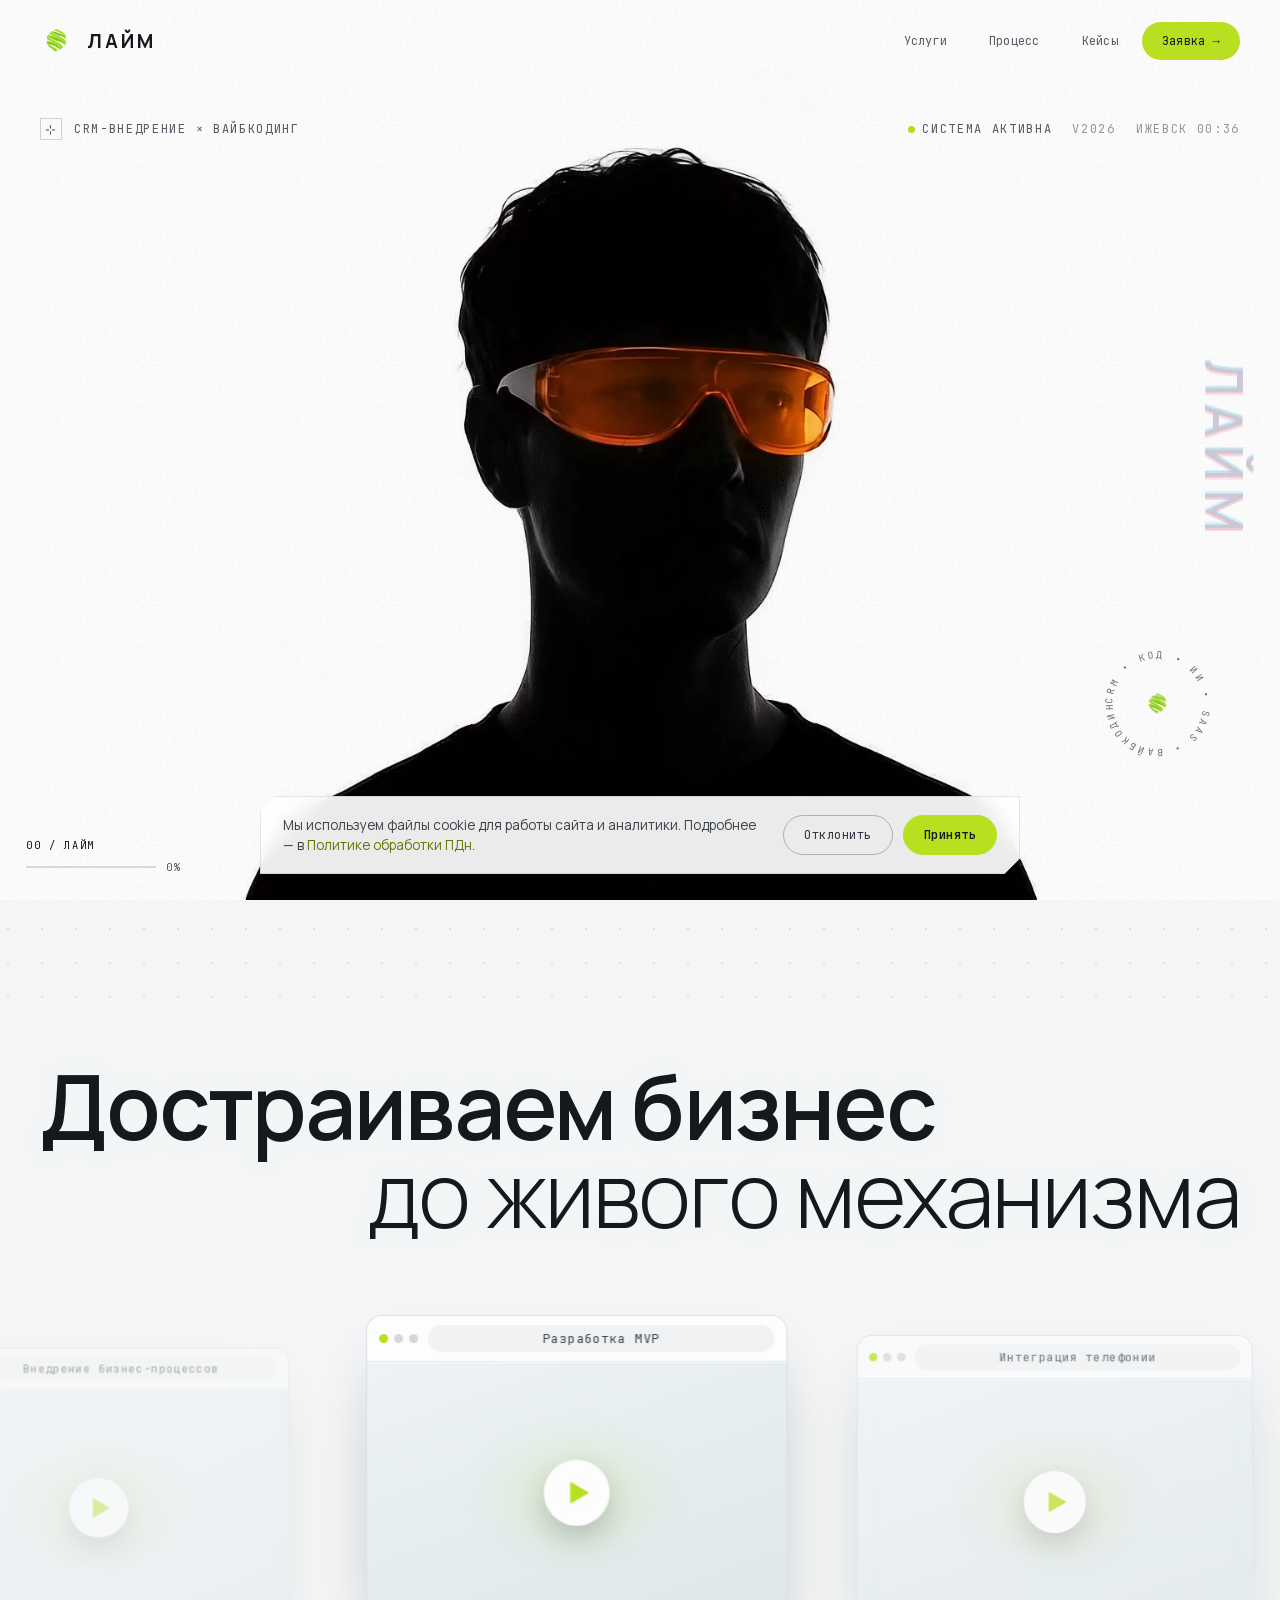
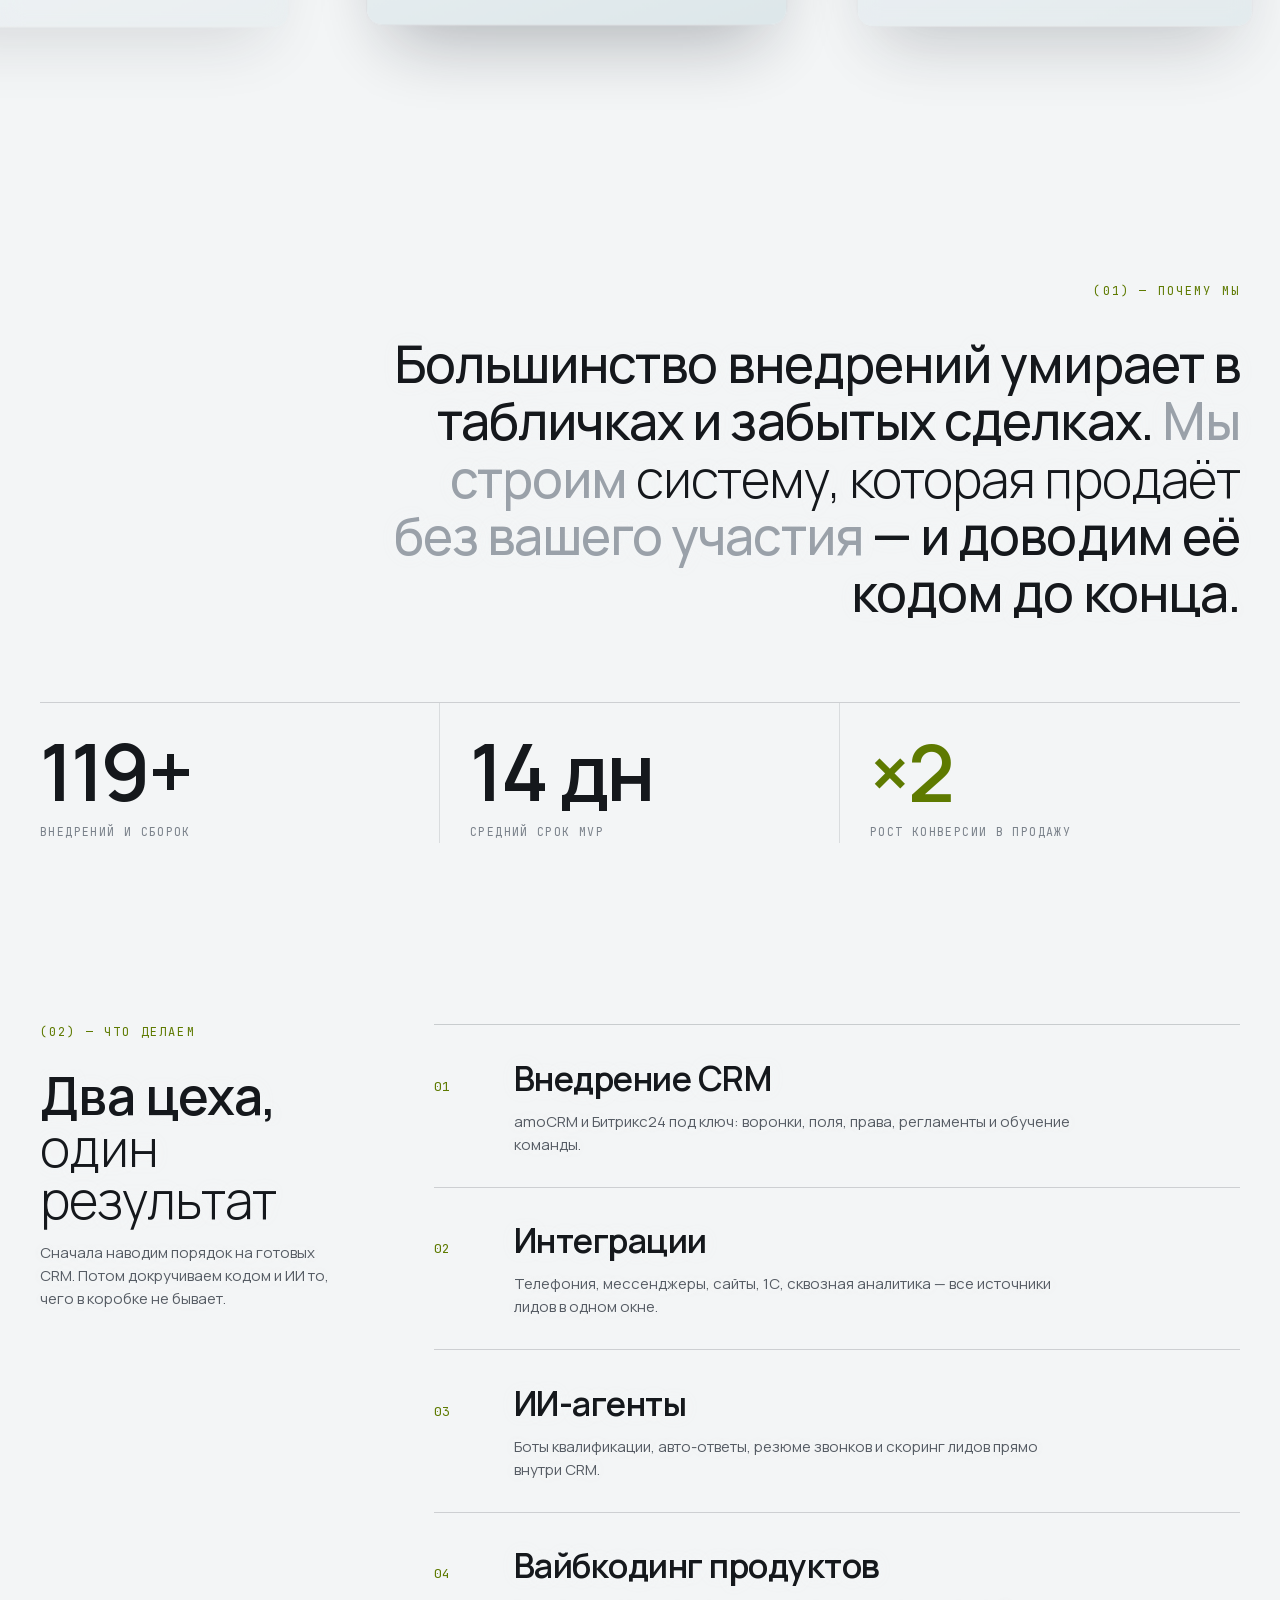
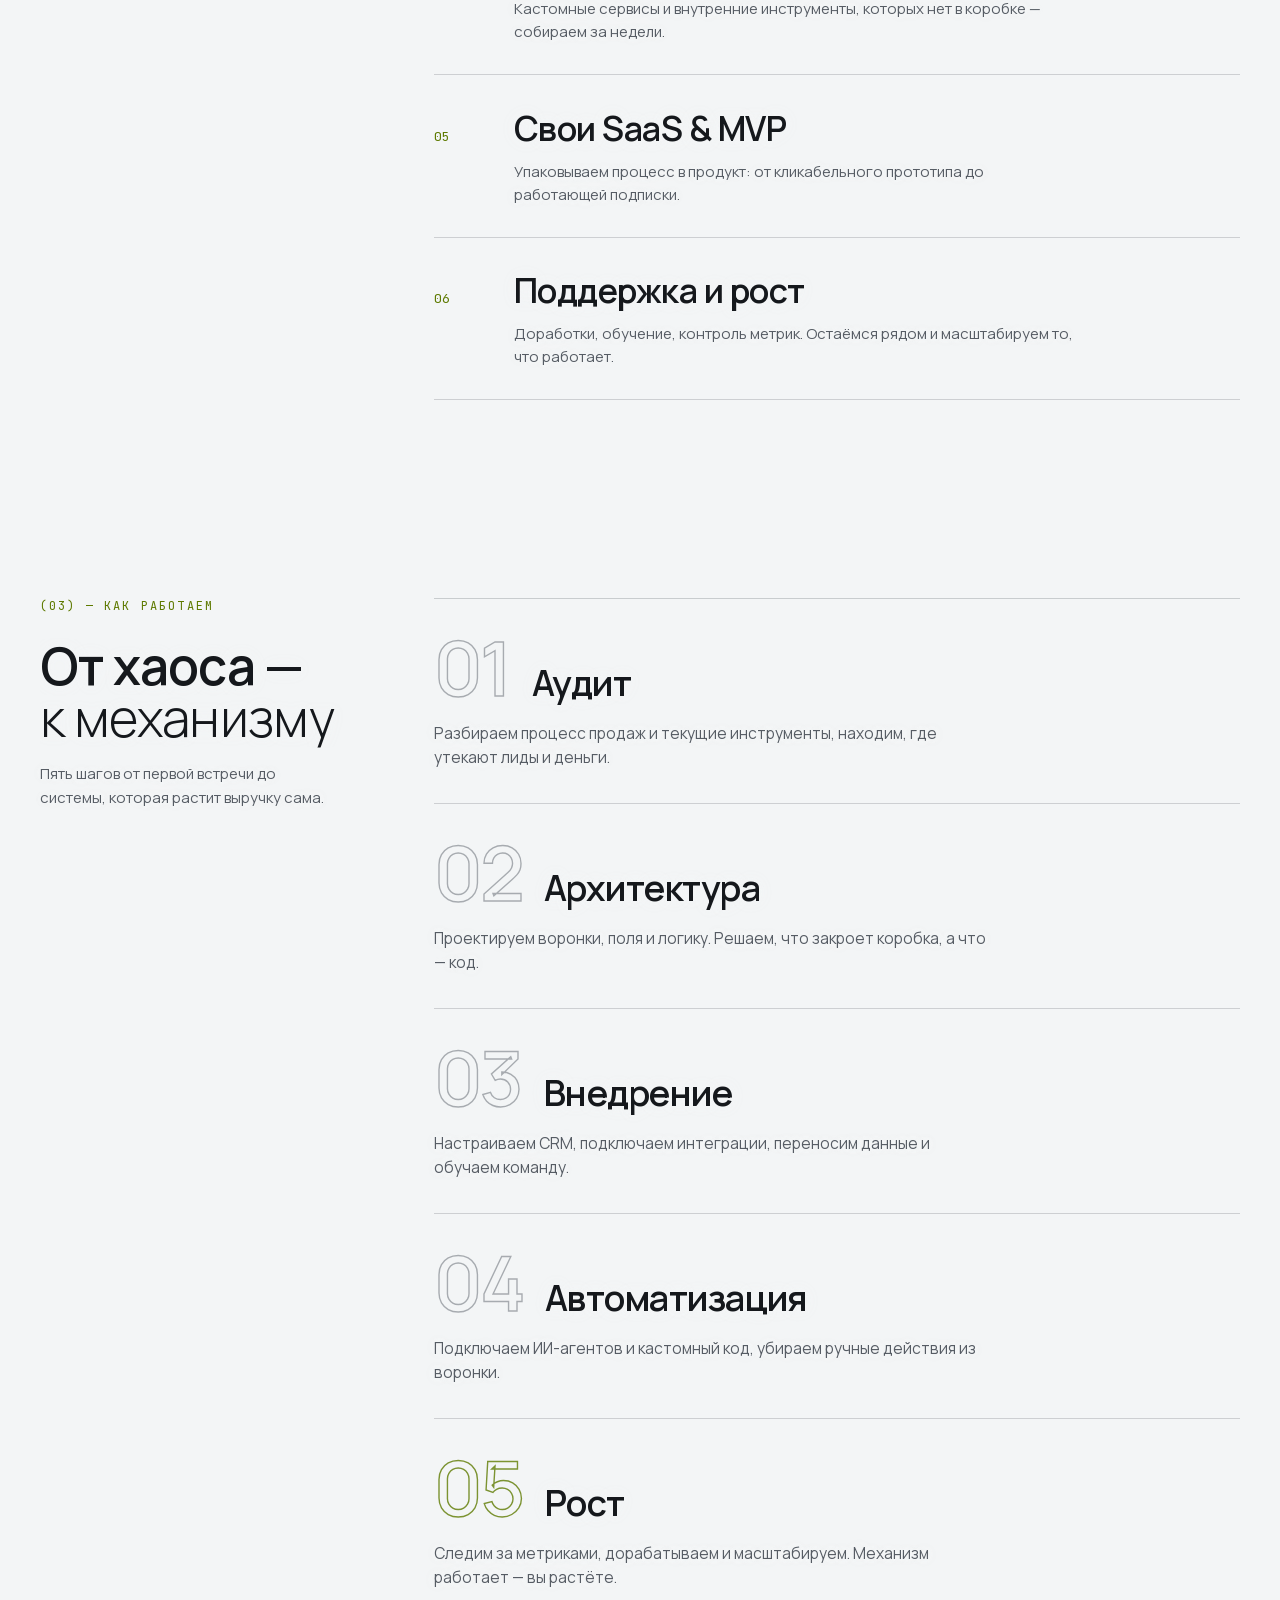
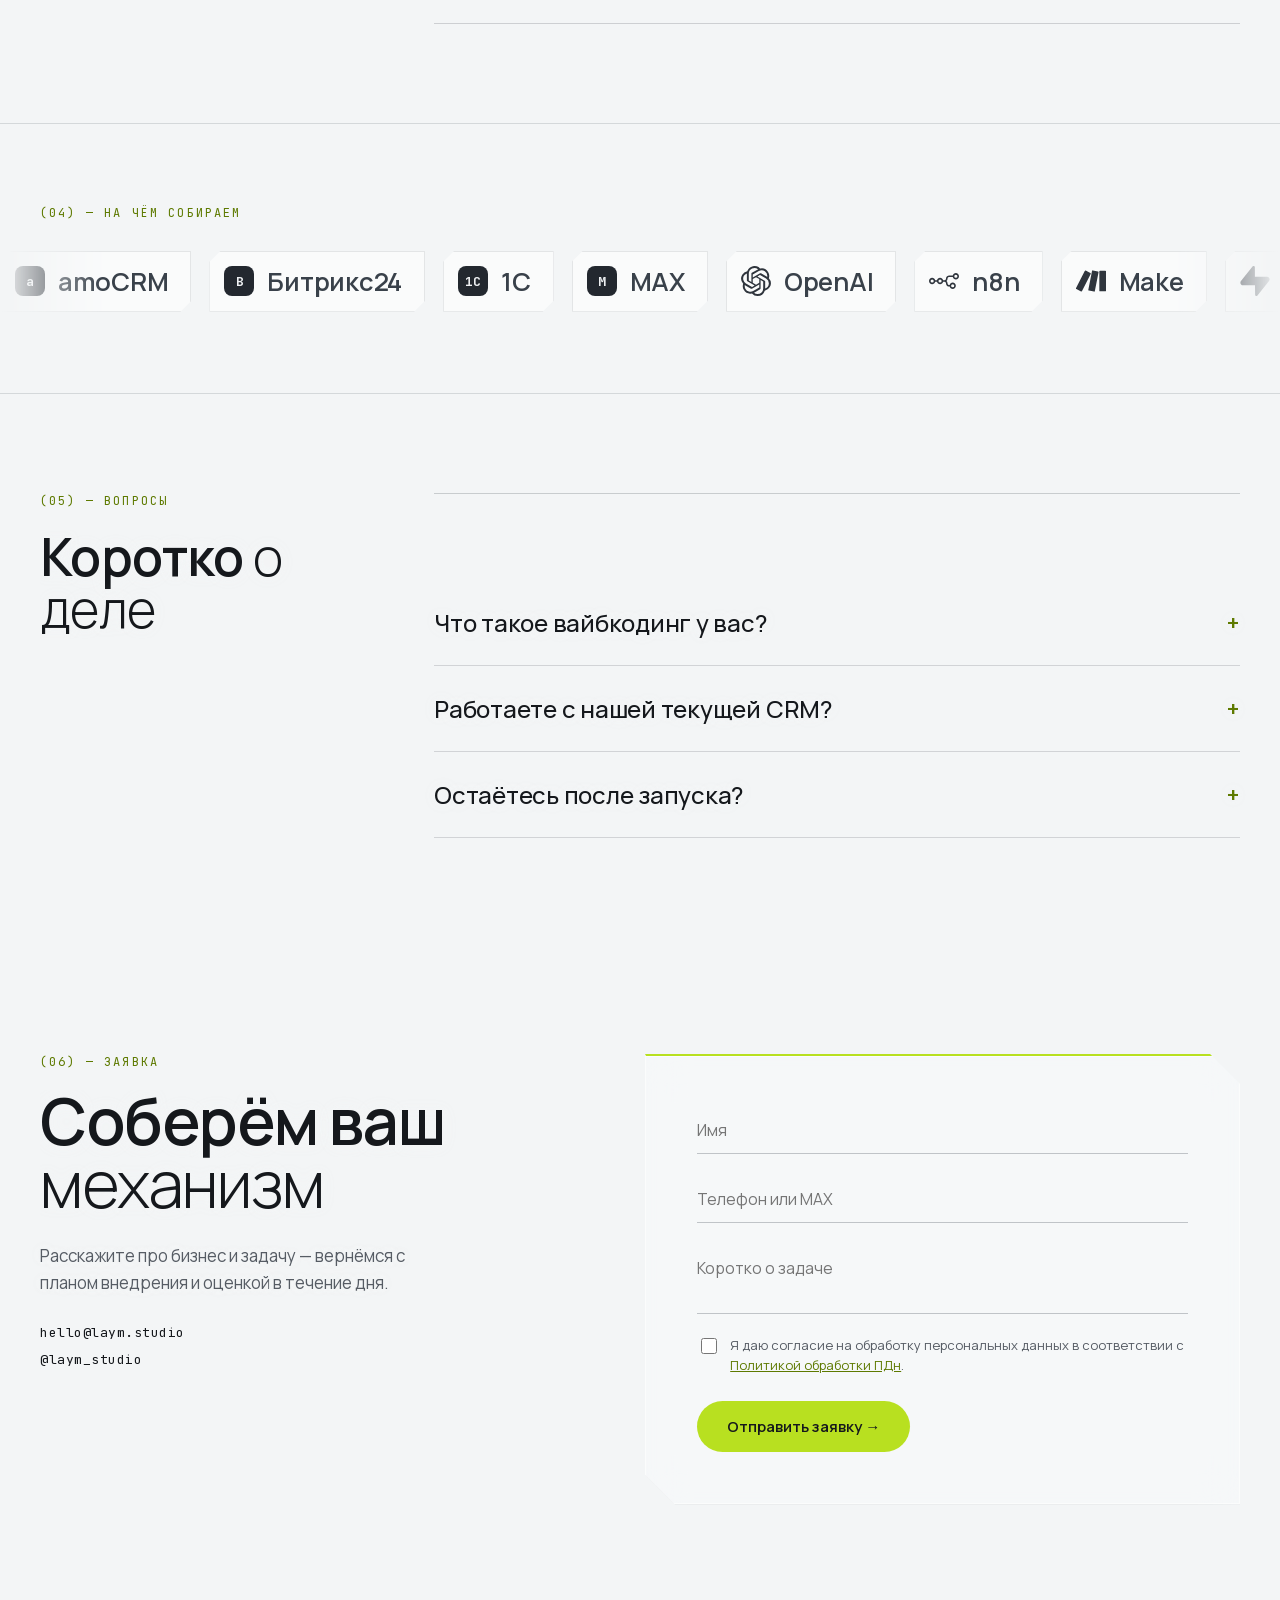
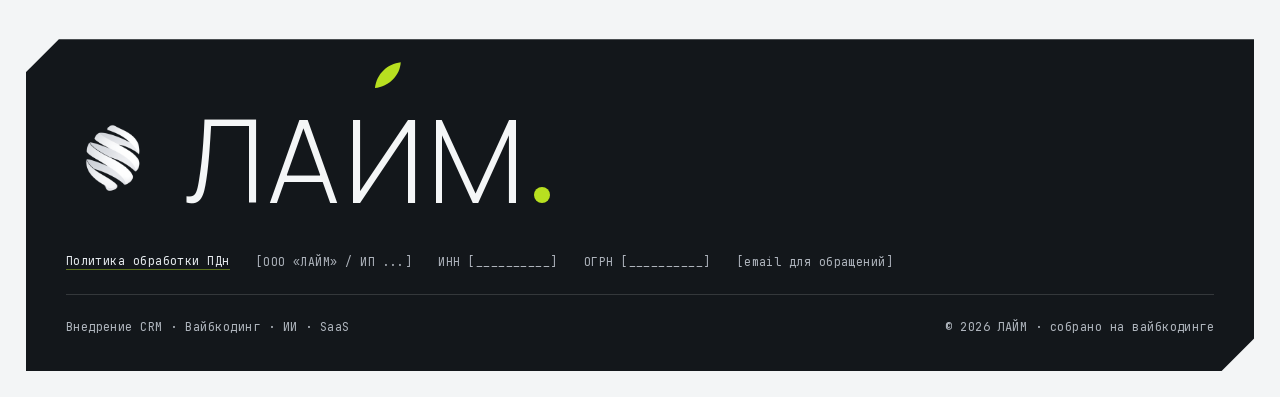
<file: index.html>
<!DOCTYPE html>
<html lang="ru">
<head>
<meta charset="utf-8">
<meta name="viewport" content="width=device-width, initial-scale=1">
<title>ЛАЙМ — внедрение CRM, интеграции, ИИ-агенты и вайбкодинг</title>
<meta name="description" content="Студия ЛАЙМ: внедрение amoCRM и Битрикс24, интеграции, ИИ-агенты, кастомная разработка на вайбкодинге, свои SaaS и MVP. Достраиваем бизнес до живого механизма.">
<meta property="og:title" content="ЛАЙМ — цифровая архитектура продаж">
<meta property="og:description" content="Внедрение CRM × вайбкодинг. Достраиваем бизнес до живого механизма.">
<meta property="og:type" content="website">
<link rel="icon" type="image/png" href="logo-mark.png">
<link rel="apple-touch-icon" href="logo-mark.png">
<link rel="preload" href="fonts/manrope-cyrillic.woff2" as="font" type="font/woff2" crossorigin>
<link rel="preload" href="fonts/manrope-latin.woff2" as="font" type="font/woff2" crossorigin>
<link rel="stylesheet" href="fonts.css">
<script src="image-slot.js"></script>
<style>
  *{box-sizing:border-box;}
  html{scroll-behavior:smooth;-webkit-font-smoothing:antialiased;}
  html{overflow-x:clip;}
  body{margin:0;background:#F3F5F6;color:#15181C;font-family:'Manrope',sans-serif;overflow-x:clip;}
  ::selection{background:var(--lime,#B8E020);color:#15181C;}
  #lime-root h1,#lime-root h2,#lime-root h3,#lime-root p,#lime-root summary{text-shadow:0 0 16px rgba(243,245,246,0.92), 0 0 5px rgba(243,245,246,0.85);}
  a{color:inherit;text-decoration:none;}
  button{font-family:inherit;cursor:pointer;border:none;background:none;}
  input,textarea{font-family:inherit;color:inherit;}
  @keyframes lime-spin{to{transform:rotate(360deg);}}
  @keyframes lime-marquee{from{transform:translateX(0);}to{transform:translateX(-50%);}}
  @keyframes lime-letter{0%{opacity:0;transform:translateY(48px) scale(0.78);filter:blur(7px);}100%{opacity:1;transform:none;filter:none;}}
  @keyframes lime-up{0%{opacity:0;transform:translateY(26px);}100%{opacity:1;transform:none;}}
  details>summary{list-style:none;cursor:pointer;}
  details>summary::-webkit-details-marker{display:none;}
  image-slot{display:block;}
  /* ---- responsive (mobile / small tablet) ---- */
  @media (max-width:768px){
    #lime-nav{padding:14px 12px!important;}
    #lime-nav nav{display:none!important;}
    #lime-menu-btn{display:flex!important;}
    #lime-stamp{display:none!important;}
    #lime-nav>a{gap:9px!important;}
    #lime-nav>a img{width:28px!important;height:28px!important;}
    #lime-nav>a span:last-child{font-size:15px!important;letter-spacing:0.08em!important;}
    #top{padding:100px 18px 40px!important;}
    #momentum,#services,#process,#cases,#contact,#faq{padding-left:18px!important;padding-right:18px!important;}
    /* hero wordmark: картинка сама скейлится, только убираем боковые поля */
    .lime-letters{max-width:none!important;padding:0!important;}
    /* split headline: smaller, no edge overhang */
    #momentum h2{font-size:clamp(27px,8vw,44px)!important;}
    #momentum h2 span{align-self:stretch!important;text-align:left!important;}
    /* collapse multi-column grids to a single column */
    [style*="minmax(220px,0.82fr)"]{grid-template-columns:1fr!important;gap:20px!important;}
    [style*="repeat(3,1fr)"]{grid-template-columns:1fr!important;}
    [style*="1fr 1fr"]{grid-template-columns:1fr!important;gap:8px!important;}
    [style*="1fr 1.1fr"]{grid-template-columns:1fr!important;gap:30px!important;}
    /* don't pin section headers on mobile */
    #services [style*="sticky"],#process [style*="sticky"],#faq [style*="sticky"]{position:static!important;top:auto!important;}
    /* decorative vertical HUD overlaps content on narrow screens */
    #lime-vlabel,#lime-rail{display:none!important;}
  }
  /* ---- wide screens: let content breathe into the empty sides ---- */
  @media (min-width:1700px){ #lime-root [style*="max-width:1280px"]{max-width:1480px!important;} }
  @media (min-width:2150px){ #lime-root [style*="max-width:1280px"]{max-width:1680px!important;} }
  /* ---- showreel carousel (mac-style browser windows on an arc) ---- */
  #lime-reel{--win-w:clamp(340px,33vw,480px);}
  .lime-win{position:absolute;top:0;left:0;width:var(--win-w);border-radius:16px;overflow:hidden;background:rgba(248,250,252,0.86);backdrop-filter:blur(12px);border:1px solid rgba(34,42,52,0.12);box-shadow:0 36px 70px -24px rgba(34,42,52,0.34),inset 0 1px 0 rgba(255,255,255,0.7);will-change:transform,opacity;}
  .lime-win-bar{display:flex;align-items:center;gap:10px;padding:9px 12px;border-bottom:1px solid rgba(34,42,52,0.1);background:rgba(255,255,255,0.55);}
  .lime-win-dots{display:flex;gap:6px;flex:none;}
  .lime-win-dots i{width:9px;height:9px;border-radius:50%;display:block;background:rgba(34,42,52,0.18);}
  .lime-win-dots i:first-child{background:var(--lime,#B8E020);}
  .lime-win-title{flex:1;min-width:0;text-align:center;font-family:'JetBrains Mono',monospace;font-size:12.5px;letter-spacing:0.03em;color:#3a4048;background:rgba(34,42,52,0.05);border-radius:100px;padding:5px 14px;white-space:nowrap;overflow:hidden;text-overflow:ellipsis;}
  .lime-win-screen{position:relative;aspect-ratio:16/10;background:radial-gradient(150px 110px at 50% 50%,rgba(184,224,32,0.16),transparent 72%),linear-gradient(160deg,#eef3f5 0%,#dde7ea 100%);box-shadow:inset 0 1px 0 rgba(255,255,255,0.6);display:flex;align-items:center;justify-content:center;overflow:hidden;}
  .lime-win-screen video{position:absolute;inset:0;width:100%;height:100%;object-fit:cover;}
  .lime-win-play{width:66px;height:66px;border-radius:50%;background:rgba(255,255,255,0.92);box-shadow:0 12px 28px rgba(34,42,52,0.22);position:relative;display:block;}
  .lime-win-play::after{content:'';position:absolute;left:55%;top:50%;transform:translate(-50%,-50%);border-left:19px solid var(--lime,#B8E020);border-top:11px solid transparent;border-bottom:11px solid transparent;}
  @media (max-width:768px){ #lime-reel{--win-w:300px;} }
  /* ---- intro loader: glyphic-style split reveal ---- */
  #lime-loader{position:fixed;inset:0;z-index:9999;pointer-events:none;}
  .lime-ld-panel{position:absolute;left:0;right:0;background-color:#FAFBFC;background-image:radial-gradient(circle, #d3d7df 1px, transparent 1px);background-size:28px 28px;transition:transform .72s cubic-bezier(.76,0,.24,1);}
  .lime-ld-top{top:0;height:57%;}
  .lime-ld-bot{bottom:0;height:44%;}
  #lime-loader.done .lime-ld-top{transform:translateY(-100.5%);}
  #lime-loader.done .lime-ld-bot{transform:translateY(100.5%);}
  .lime-ld-seam{position:absolute;left:0;right:0;top:57%;transform:translateY(-50%);z-index:2;padding:0 clamp(20px,4vw,64px);transition:opacity .3s ease;}
  #lime-loader.done .lime-ld-seam,#lime-loader.done .lime-ld-pct{opacity:0;}
  .lime-ld-mark{display:flex;align-items:center;justify-content:space-between;gap:clamp(10px,1.4vw,18px);width:0;min-width:max-content;max-width:1280px;margin:0 auto 18px;transition:width .16s linear;}
  .lime-ld-mark span{font-family:'Manrope',sans-serif;font-weight:600;font-size:clamp(15px,1.9vw,24px);letter-spacing:0.01em;color:#15181C;white-space:nowrap;}
  .lime-ld-knak{width:clamp(26px,2.8vw,36px);height:auto;flex:none;}
  .lime-ld-line{position:relative;height:1.5px;width:100%;background:rgba(21,24,28,0.12);}
  .lime-ld-fill{position:absolute;left:0;top:0;height:100%;width:0;background:var(--lime,#B8E020);transition:width .16s linear;}
  .lime-ld-pct{position:absolute;left:0;right:0;bottom:clamp(20px,5vh,40px);text-align:center;z-index:2;font-family:'JetBrains Mono',monospace;font-size:13px;letter-spacing:0.1em;color:#15181C;transition:opacity .3s ease;}
  @media (prefers-reduced-motion: reduce){ #lime-loader .lime-ld-panel,#lime-loader .lime-ld-mark,#lime-loader .lime-ld-fill{transition-duration:.2s!important;} }
  /* ---- film grain overlay ---- */
  #lime-grain{position:fixed;inset:0;z-index:110;pointer-events:none;opacity:0.14;mix-blend-mode:multiply;background-image:url("data:image/svg+xml,%3Csvg xmlns='http://www.w3.org/2000/svg' width='240' height='240'%3E%3Cfilter id='lg'%3E%3CfeTurbulence type='fractalNoise' baseFrequency='0.8' numOctaves='3' stitchTiles='stitch'/%3E%3CfeColorMatrix type='saturate' values='0'/%3E%3CfeComponentTransfer%3E%3CfeFuncR type='linear' slope='1.8' intercept='-0.4'/%3E%3CfeFuncG type='linear' slope='1.8' intercept='-0.4'/%3E%3CfeFuncB type='linear' slope='1.8' intercept='-0.4'/%3E%3C/feComponentTransfer%3E%3C/filter%3E%3Crect width='100%25' height='100%25' filter='url(%23lg)'/%3E%3C/svg%3E");}

  /* ---- stack logo chips ---- */
  .lime-mq-wrap{overflow:hidden;}
  .lime-mq-wrap:hover .lime-mq{animation-play-state:paused;}
  .lime-stk{display:inline-flex;align-items:center;gap:13px;padding:12px 22px 12px 14px;background:rgba(255,255,255,0.55);border:1px solid rgba(34,42,52,0.10);clip-path:polygon(11px 0,100% 0,100% calc(100% - 11px),calc(100% - 11px) 100%,0 100%,0 11px);white-space:nowrap;transition:transform .3s cubic-bezier(.16,1,.3,1),border-color .3s,background .3s;}
  .lime-stk:hover{transform:translateY(-3px);border-color:rgba(94,122,0,0.45);background:rgba(255,255,255,0.8);}
  .lime-stk-ic{width:30px;height:30px;flex:none;display:flex;align-items:center;justify-content:center;color:#2f353d;}
  .lime-stk-ic svg{width:100%;height:100%;fill:currentColor;display:block;}
  .lime-stk-mono{background:#23282f;color:#eef0f2;border-radius:8px;font-family:'JetBrains Mono',monospace;font-weight:700;font-size:13px;letter-spacing:-0.02em;}
  .lime-stk-nm{font-family:'Manrope',sans-serif;font-weight:600;font-size:clamp(18px,2vw,26px);letter-spacing:-0.01em;color:#39414a;}
  @media (max-width:768px){ .lime-stk-nm{font-size:18px;} .lime-stk{padding:10px 18px 10px 12px;} }
  /* ---- section liveliness (unified hover language) ---- */
  .lime-row{transition:padding-left .45s cubic-bezier(.16,1,.3,1),background .45s;}
  .lime-row:hover{padding-left:18px;background:linear-gradient(90deg,rgba(184,224,32,0.10),transparent 70%);}
  .lime-case-img{transition:transform .5s cubic-bezier(.16,1,.3,1),border-color .5s,box-shadow .5s;will-change:transform;}
  .lime-case-img:hover{transform:translateY(-6px);border-color:rgba(94,122,0,0.45);box-shadow:0 30px 60px -30px rgba(34,42,52,0.32);}
  /* ---- cookie consent banner ---- */
  #lime-cookie{position:fixed;left:clamp(12px,2vw,28px);right:clamp(12px,2vw,28px);bottom:clamp(12px,2vw,28px);z-index:8500;display:none;align-items:center;justify-content:space-between;gap:18px 24px;flex-wrap:wrap;max-width:760px;margin:0 auto;padding:18px 22px;background:rgba(255,255,255,0.92);backdrop-filter:blur(10px);border:1px solid rgba(34,42,52,0.12);clip-path:polygon(16px 0,100% 0,100% calc(100% - 16px),calc(100% - 16px) 100%,0 100%,0 16px);box-shadow:0 24px 60px -20px rgba(34,42,52,0.28);}
  #lime-cookie.show{display:flex;}
  #lime-cookie p{margin:0;font-size:13.5px;line-height:1.5;color:#3a4048;flex:1;min-width:220px;}
  #lime-cookie a{color:#5e7a00;}
  #lime-cookie .btns{display:flex;gap:10px;flex:none;}
  #lime-cookie button{font-family:'JetBrains Mono',monospace;font-size:12px;letter-spacing:0.04em;padding:11px 20px;border-radius:100px;cursor:pointer;transition:filter .2s,background .2s;white-space:nowrap;}
  #lime-cookie .no{background:transparent;border:1px solid rgba(34,42,52,0.3);color:#2f353d;}
  #lime-cookie .no:hover{background:rgba(34,42,52,0.06);}
  #lime-cookie .yes{background:var(--lime,#B8E020);border:1px solid var(--lime,#B8E020);color:#15181C;font-weight:600;}
  #lime-cookie .yes:hover{filter:brightness(1.05);}
  /* ---- awwwards pack 2: signatures ---- */
  html{scroll-behavior:smooth;}
  @media (prefers-reduced-motion: reduce){ html{scroll-behavior:auto;} }
  section[id],footer{scroll-margin-top:92px;}
  ::selection{background:var(--lime,#B8E020);color:#15181C;}
  html{scrollbar-width:thin;scrollbar-color:rgba(34,42,52,0.35) transparent;}
  ::-webkit-scrollbar{width:10px;}
  ::-webkit-scrollbar-track{background:transparent;}
  ::-webkit-scrollbar-thumb{background:rgba(34,42,52,0.3);border-radius:100px;border:3px solid #F3F5F6;}
  ::-webkit-scrollbar-thumb:hover{background:rgba(34,42,52,0.5);}
  .lime-stamp-rot{animation:lime-rot 22s linear infinite;transform-origin:50% 50%;}
  @keyframes lime-rot{to{transform:rotate(360deg);}}
  #lime-nav nav{position:relative;}
  #lime-spy{position:absolute;bottom:3px;height:2px;background:var(--lime,#B8E020);border-radius:2px;transition:left .45s cubic-bezier(.16,1,.3,1),width .45s cubic-bezier(.16,1,.3,1),opacity .3s;opacity:0;pointer-events:none;}
  @media (prefers-reduced-motion: reduce){ .lime-stamp-rot{animation:none;} }
  /* ---- awwwards pack: masked line reveals, custom cursor, magnetic CTA ---- */
  [data-lines] .lime-ln{display:block;overflow:hidden;padding-bottom:0.09em;margin-bottom:-0.09em;}
  [data-lines] .lime-ln-in{display:block;transform:translateY(112%);transition:transform 1s cubic-bezier(.16,1,.3,1);}
  [data-lines].on .lime-ln-in{transform:translateY(0);}
  @media (prefers-reduced-motion: reduce){ [data-lines] .lime-ln-in{transition:none;transform:none;} }
  .lime-swap{position:relative;display:inline-block;overflow:hidden;vertical-align:top;}
  .lime-swap>span{display:block;transition:transform .45s cubic-bezier(.16,1,.3,1);}
  .lime-swap>span:last-child{position:absolute;inset:0;transform:translateY(108%);}
  .lime-mag:hover .lime-swap>span:first-child{transform:translateY(-108%);}
  .lime-mag:hover .lime-swap>span:last-child{transform:translateY(0);}
  /* кастомный курсор вынесен в lime-cursor.js (единый на всех страницах) */
  /* ---- mobile slide-in menu (glyphslabs-style letter reveal) ---- */
  #lime-menu-btn{display:none;flex-direction:column;align-items:center;justify-content:center;gap:5px;width:38px;height:38px;flex:none;border-radius:100px;border:1px solid rgba(34,42,52,0.18);background:transparent;cursor:pointer;padding:0;}
  #lime-menu-btn span{display:block;width:15px;height:1.4px;background:#15181C;border-radius:2px;transition:transform .3s cubic-bezier(.16,1,.3,1),opacity .3s;}
  #lime-menu-btn.open span:first-child{transform:translateY(3.2px) rotate(45deg);}
  #lime-menu-btn.open span:last-child{transform:translateY(-3.2px) rotate(-45deg);}
  #lime-menu{position:fixed;inset:0;z-index:9400;visibility:hidden;pointer-events:none;}
  #lime-menu.open{visibility:visible;pointer-events:auto;}
  .lime-menu-backdrop{position:absolute;inset:0;background:rgba(19,23,27,0.42);backdrop-filter:blur(6px);opacity:0;transition:opacity .4s ease;}
  #lime-menu.open .lime-menu-backdrop{opacity:1;}
  .lime-menu-panel{position:absolute;top:0;right:0;bottom:0;width:min(340px,84vw);background:#F7F9FA;box-shadow:-24px 0 60px -10px rgba(19,23,27,0.24);display:flex;flex-direction:column;padding:22px 26px 30px;transform:translateX(100%);transition:transform .5s cubic-bezier(.16,1,.3,1);clip-path:polygon(0 0,100% 0,100% 100%,26px 100%,0 calc(100% - 26px));}
  #lime-menu.open .lime-menu-panel{transform:translateX(0);}
  .lime-menu-close{align-self:flex-end;width:36px;height:36px;flex:none;border-radius:100px;border:1px solid rgba(34,42,52,0.16);background:transparent;font-size:14px;color:#15181C;cursor:pointer;margin-bottom:auto;}
  .lime-menu-links{display:flex;flex-direction:column;margin:auto 0;}
  .lime-menu-links a{position:relative;padding:18px 0;border-bottom:1px solid rgba(34,42,52,0.12);font-family:'Manrope',sans-serif;font-weight:600;font-size:clamp(24px,7vw,30px);letter-spacing:-0.01em;color:#15181C;text-decoration:none;}
  .lime-menu-links a.lime-menu-cta{color:#5e7a00;}
  .lime-menu-links .ch{display:inline-block;opacity:0;transform:translateY(14px);transition:opacity .5s cubic-bezier(.16,1,.3,1),transform .5s cubic-bezier(.16,1,.3,1);}
  #lime-menu.open .lime-menu-links .ch{opacity:1;transform:translateY(0);}
  .lime-menu-foot{font-family:'JetBrains Mono',monospace;font-size:10.5px;letter-spacing:0.1em;color:#969CA4;text-transform:uppercase;padding-top:16px;}
</style>
</head>
<body>
<div id="lime-loader" aria-hidden="true"><div class="lime-ld-panel lime-ld-top"></div><div class="lime-ld-panel lime-ld-bot"></div><div class="lime-ld-seam"><div class="lime-ld-mark"><span>ЛАЙМ</span><img class="lime-ld-knak" src="logo-mark-black.png" alt=""><span>CRM</span></div><div class="lime-ld-line"><span class="lime-ld-fill"></span></div></div><div class="lime-ld-pct" id="lime-loader-pct">(0%)</div></div>
<div id="lime-grain" aria-hidden="true"></div>
<div id="lime-root" style="position:relative;width:100%;">

  <div id="lime-progress" style="position:fixed;top:0;left:0;height:2px;width:0%;background:var(--lime,#B8E020);z-index:300;"></div>

  <!-- LIVING CITY BACKGROUND -->
  <div id="lime-grid" style="position:fixed;inset:-12% -6%;z-index:0;background-image:radial-gradient(rgba(34,42,52,0.1) 1px, transparent 1.2px);background-size:34px 34px;pointer-events:none;"></div>
  <canvas id="lime-city" style="position:fixed;inset:0;width:100vw;height:100vh;z-index:1;pointer-events:none;opacity:0.92;"></canvas>
  <div style="position:fixed;inset:0;z-index:2;pointer-events:none;opacity:0.6;background:radial-gradient(55% 45% at 84% 16%, rgba(86,150,255,0.13), transparent 62%), radial-gradient(52% 52% at 10% 88%, rgba(184,224,32,0.13), transparent 60%), radial-gradient(45% 40% at 62% 104%, rgba(255,140,80,0.08), transparent 60%);"></div>
  <div style="position:fixed;inset:0;z-index:2;pointer-events:none;background:linear-gradient(90deg, rgba(243,245,247,0.9) 0%, rgba(243,245,247,0.45) 30%, rgba(243,245,247,0) 58%), linear-gradient(0deg, rgba(243,245,247,0.6) 0%, rgba(243,245,247,0) 22%), radial-gradient(120% 70% at 40% 0%, rgba(243,245,247,0.5), rgba(243,245,247,0) 42%);"></div>
  <div id="lime-vignette" style="position:fixed;inset:0;z-index:2;pointer-events:none;background:linear-gradient(270deg, rgba(243,245,247,0.66) 0%, rgba(243,245,247,0.22) 13%, rgba(243,245,247,0) 32%);"></div>

  <!-- HUD CHAPTER RAIL -->
  <div id="lime-rail" style="position:fixed;left:26px;bottom:26px;z-index:200;display:flex;flex-direction:column;gap:8px;font-family:'JetBrains Mono',monospace;font-size:10.5px;letter-spacing:0.16em;color:#565C64;pointer-events:none;text-transform:uppercase;">
    <span id="lime-rail-ch" style="color:#15181C;">00 / СТАРТ</span>
    <span style="display:flex;align-items:center;gap:10px;">
      <span style="position:relative;width:130px;height:2px;background:rgba(34,42,52,0.16);display:inline-block;"><span id="lime-rail-bar" style="position:absolute;left:0;top:0;height:100%;width:0%;background:var(--lime,#B8E020);"></span></span>
      <span id="lime-rail-pct">0%</span>
    </span>
  </div>
  <div id="lime-vlabel" style="position:fixed;right:20px;top:50%;transform:translateY(-50%);z-index:120;writing-mode:vertical-rl;text-orientation:mixed;font-weight:700;letter-spacing:0.14em;font-size:clamp(30px,4vw,68px);color:rgba(34,42,52,0.09);pointer-events:none;text-transform:uppercase;transition:color .5s;text-shadow:1.5px 0 rgba(255,40,90,0.14), -1.5px 0 rgba(0,200,255,0.14);">СТАРТ</div>

  <!-- NAV -->
  <header id="lime-nav" style="position:fixed;top:0;left:0;width:100%;z-index:200;display:flex;align-items:center;justify-content:space-between;padding:22px 40px;border-bottom:1px solid rgba(34,42,52,0);transition:background .4s,backdrop-filter .4s,border-color .4s;">
    <a href="#top" data-intro="nav" style="display:flex;align-items:center;gap:13px;opacity:0;transform:translateY(-14px);transition:opacity .7s ease,transform .9s cubic-bezier(.16,1,.3,1);">
      <img src="logo-mark.png" alt="ЛАЙМ" width="34" height="34" style="display:block;width:34px;height:34px;object-fit:contain;flex:none;">
      <span style="font-size:19px;font-weight:700;letter-spacing:0.16em;">ЛАЙМ</span>
    </a>
    <nav data-intro="nav" style="display:flex;align-items:center;gap:6px;opacity:0;transform:translateY(-14px);transition:opacity .7s ease,transform .9s cubic-bezier(.16,1,.3,1);">
      <a href="#services" style="padding:11px 18px;border-radius:100px;white-space:nowrap;font-family:'JetBrains Mono',monospace;font-size:12px;letter-spacing:0.02em;color:#565C64;background:transparent;transition:color .25s,background .25s;" onmouseover="this.style.color='#15181C';this.style.background='rgba(34,42,52,0.06)'" onmouseout="this.style.color='#565C64';this.style.background='transparent'">Услуги</a>
      <a href="#process" style="padding:11px 18px;border-radius:100px;white-space:nowrap;font-family:'JetBrains Mono',monospace;font-size:12px;letter-spacing:0.02em;color:#565C64;background:transparent;transition:color .25s,background .25s;" onmouseover="this.style.color='#15181C';this.style.background='rgba(34,42,52,0.06)'" onmouseout="this.style.color='#565C64';this.style.background='transparent'">Процесс</a>
      <a href="cases.html" style="padding:11px 18px;border-radius:100px;white-space:nowrap;font-family:'JetBrains Mono',monospace;font-size:12px;letter-spacing:0.02em;color:#565C64;background:transparent;transition:color .25s,background .25s;" onmouseover="this.style.color='#15181C';this.style.background='rgba(34,42,52,0.06)'" onmouseout="this.style.color='#565C64';this.style.background='transparent'">Кейсы</a>
      <a href="#contact" class="lime-mag" style="padding:11px 20px;border-radius:100px;white-space:nowrap;font-family:'JetBrains Mono',monospace;font-size:12px;letter-spacing:0.02em;color:#15181C;background:var(--lime,#B8E020);transition:filter .25s,box-shadow .25s,transform .45s cubic-bezier(.16,1,.3,1);" onmouseover="this.style.filter='brightness(1.05)';this.style.boxShadow='0 6px 18px rgba(184,224,32,0.45)'" onmouseout="this.style.filter='';this.style.boxShadow=''"><span class="lime-swap"><span>Заявка →</span><span>Заявка →</span></span></a>
    </nav>
    <button id="lime-menu-btn" type="button" aria-label="Открыть меню" onclick="limeMenuToggle()">
      <span></span><span></span>
    </button>
  </header>
  <div id="lime-menu" aria-hidden="true">
    <div class="lime-menu-backdrop" onclick="limeMenuToggle(false)"></div>
    <div class="lime-menu-panel">
      <button type="button" class="lime-menu-close" aria-label="Закрыть меню" onclick="limeMenuToggle(false)">✕</button>
      <nav class="lime-menu-links">
        <a href="#services" onclick="limeMenuToggle(false)">Услуги</a>
        <a href="#process" onclick="limeMenuToggle(false)">Процесс</a>
        <a href="cases.html" onclick="limeMenuToggle(false)">Кейсы</a>
        <a href="#contact" class="lime-menu-cta" onclick="limeMenuToggle(false)">Заявка →</a>
      </nav>
      <div class="lime-menu-foot">ЛАЙМ · CRM-внедрение × вайбкодинг</div>
    </div>
  </div>

  <!-- CONTENT -->
  <main style="position:relative;z-index:5;">

    <!-- HERO INTRO -->
    <section id="top" data-chapter="00" data-chname="ЛАЙМ" style="position:relative;min-height:100vh;padding:118px 40px 48px;display:flex;flex-direction:column;justify-content:space-between;">
      <div data-intro="text" style="position:relative;z-index:1;max-width:1280px;margin:0 auto;width:100%;opacity:0;transform:translateY(18px);transition:opacity .8s ease,transform .9s cubic-bezier(.16,1,.3,1);">
        <div style="display:flex;align-items:center;justify-content:space-between;gap:20px;flex-wrap:wrap;font-family:'JetBrains Mono',monospace;font-size:12px;letter-spacing:0.14em;color:#565C64;text-transform:uppercase;">
          <span style="display:flex;align-items:center;gap:12px;"><span style="display:inline-flex;width:22px;height:22px;align-items:center;justify-content:center;border:1px solid rgba(34,42,52,0.2);font-size:13px;">⊹</span>CRM-внедрение × вайбкодинг</span>
          <span style="display:flex;align-items:center;gap:20px;"><span style="display:flex;align-items:center;gap:7px;"><span style="width:7px;height:7px;border-radius:50%;background:var(--lime,#B8E020);"></span>система активна</span><span style="color:#969CA4;">v2026</span><span id="lime-clock" style="color:#969CA4;"></span></span>
        </div>
      </div>
      <video id="lime-hero-film" src="future/film.mp4" poster="future/film-poster.jpg" muted loop autoplay playsinline preload="auto" aria-label="ЛАЙМ — шоурил" style="position:absolute;inset:0;width:100%;height:100%;object-fit:cover;z-index:0;background:#EDEDEB;"></video>
      <div id="lime-stamp" data-intro="text" aria-hidden="true" style="position:absolute;right:clamp(28px,5vw,96px);bottom:138px;width:116px;height:116px;opacity:0;transform:translateY(18px);transition:opacity .8s ease,transform .9s cubic-bezier(.16,1,.3,1);pointer-events:none;">
        <svg class="lime-stamp-rot" viewBox="0 0 120 120" style="position:absolute;inset:0;width:100%;height:100%;overflow:visible;">
          <defs><path id="lime-stc" d="M60,60 m-47,0 a47,47 0 1,1 94,0 a47,47 0 1,1 -94,0"></path></defs>
          <text style="font-family:'JetBrains Mono',monospace;font-size:10px;letter-spacing:2.8px;fill:#6b7280;"><textPath href="#lime-stc">CRM • КОД • ИИ • SAAS • ВАЙБКОДИНГ •</textPath></text>
        </svg>
        <img src="logo-mark.png" alt="" style="position:absolute;left:50%;top:50%;transform:translate(-50%,-50%);width:30px;height:30px;">
      </div>
      <div data-intro="text" style="position:relative;z-index:1;max-width:1280px;margin:0 auto;width:100%;display:flex;align-items:flex-end;justify-content:space-between;gap:30px;flex-wrap:wrap;opacity:0;transform:translateY(18px);transition:opacity .8s ease,transform .9s cubic-bezier(.16,1,.3,1);">
        <div style="font-family:'JetBrains Mono',monospace;font-size:12px;letter-spacing:0.14em;color:#565C64;text-transform:uppercase;line-height:1.7;">Цифровая архитектура продаж<br><span style="color:#969CA4;">CRM · код · ИИ · SaaS</span></div>
        <a href="#momentum" style="display:flex;align-items:center;gap:14px;font-family:'JetBrains Mono',monospace;font-size:12px;letter-spacing:0.1em;color:#565C64;text-transform:uppercase;">
          <span style="display:inline-block;width:1px;height:40px;background:linear-gradient(var(--lime,#B8E020),transparent);"></span>
          Scroll
        </a>
      </div>
    </section>

    <!-- SPLIT HEADLINE -->
    <section id="momentum" style="max-width:1280px;margin:0 auto;padding:clamp(90px,18vh,200px) 40px clamp(36px,6vh,72px);">
      <h2 style="margin:0;font-weight:600;letter-spacing:-0.02em;line-height:0.98;font-size:clamp(34px,7vw,108px);display:flex;flex-direction:column;">
        <span data-slide="left" style="align-self:flex-start;">Достраиваем бизнес</span>
        <span data-slide="right" data-delay="120" style="align-self:flex-end;text-align:right;font-family:'Manrope',sans-serif;font-weight:300;">до живого механизма</span>
      </h2>
    </section>

    <!-- SHOWREEL CAROUSEL (browser windows on an arc; videos to be added later) -->
    <section id="showreel" style="position:relative;overflow:hidden;padding:clamp(4px,1vh,24px) 0 clamp(36px,5vh,72px);">
      <!-- To add a video to a card: replace its .lime-win-play span with
           <video src="VIDEO.mp4" muted loop autoplay playsinline></video> -->
      <div id="lime-reel" data-cursor="Тяни" style="position:relative;height:clamp(260px,30vw,400px);">
        <div class="lime-win" data-video=""><div class="lime-win-bar"><span class="lime-win-dots"><i></i><i></i><i></i></span><span class="lime-win-title">Настройка CRM</span></div><div class="lime-win-screen"><span class="lime-win-play"></span></div></div>
        <div class="lime-win" data-video=""><div class="lime-win-bar"><span class="lime-win-dots"><i></i><i></i><i></i></span><span class="lime-win-title">Внедрение бизнес-процессов</span></div><div class="lime-win-screen"><span class="lime-win-play"></span></div></div>
        <div class="lime-win" data-video=""><div class="lime-win-bar"><span class="lime-win-dots"><i></i><i></i><i></i></span><span class="lime-win-title">Разработка MVP</span></div><div class="lime-win-screen"><span class="lime-win-play"></span></div></div>
        <div class="lime-win" data-video=""><div class="lime-win-bar"><span class="lime-win-dots"><i></i><i></i><i></i></span><span class="lime-win-title">Интеграция телефонии</span></div><div class="lime-win-screen"><span class="lime-win-play"></span></div></div>
        <div class="lime-win" data-video=""><div class="lime-win-bar"><span class="lime-win-dots"><i></i><i></i><i></i></span><span class="lime-win-title">ИИ-агент для продаж</span></div><div class="lime-win-screen"><span class="lime-win-play"></span></div></div>
        <div class="lime-win" data-video=""><div class="lime-win-bar"><span class="lime-win-dots"><i></i><i></i><i></i></span><span class="lime-win-title">Сквозная аналитика</span></div><div class="lime-win-screen"><span class="lime-win-play"></span></div></div>
        <div class="lime-win" data-video=""><div class="lime-win-bar"><span class="lime-win-dots"><i></i><i></i><i></i></span><span class="lime-win-title">Автоматизация воронки</span></div><div class="lime-win-screen"><span class="lime-win-play"></span></div></div>
      </div>
    </section>

    <!-- MANIFESTO -->
    <section data-chapter="01" data-chname="ИДЕЯ" style="max-width:1280px;margin:0 auto;padding:clamp(86px,17vh,190px) 40px clamp(56px,9vh,96px);">
      <div data-slide="up" style="text-align:right;font-family:'JetBrains Mono',monospace;font-size:12px;letter-spacing:0.18em;color:#5e7a00;margin-bottom:36px;">(01) — ПОЧЕМУ МЫ</div>
      <p data-slide="up" data-delay="80" style="margin:0 0 0 auto;max-width:860px;text-align:right;font-weight:500;letter-spacing:-0.018em;line-height:1.12;font-size:clamp(25px,4vw,54px);">
        Большинство внедрений умирает в табличках и забытых сделках. <span style="color:#9aa1a9;">Мы строим</span> <span style="font-family:'Manrope',sans-serif;font-weight:300;">систему, которая продаёт</span> <span style="color:#9aa1a9;">без вашего участия</span> — и доводим её кодом до конца.
      </p>
      <div style="display:grid;grid-template-columns:repeat(3,1fr);margin-top:clamp(54px,9vh,96px);border-top:1px solid rgba(34,42,52,0.18);">
        <div data-slide="up" data-delay="0" style="padding:32px 30px 4px 0;border-right:1px solid rgba(34,42,52,0.12);">
          <div style="font-size:clamp(42px,6.2vw,92px);font-weight:600;letter-spacing:-0.03em;line-height:0.95;" data-prlx="0.08"><span data-count="120" data-suffix="+">0</span></div>
          <div style="font-family:'JetBrains Mono',monospace;font-size:11.5px;color:#7B828B;text-transform:uppercase;letter-spacing:0.12em;margin-top:14px;">внедрений и сборок</div>
        </div>
        <div data-slide="up" data-delay="110" style="padding:32px 30px 4px 30px;border-right:1px solid rgba(34,42,52,0.12);">
          <div style="font-size:clamp(42px,6.2vw,92px);font-weight:600;letter-spacing:-0.03em;line-height:0.95;" data-prlx="0.11"><span data-count="14" data-suffix=" дн">0</span></div>
          <div style="font-family:'JetBrains Mono',monospace;font-size:11.5px;color:#7B828B;text-transform:uppercase;letter-spacing:0.12em;margin-top:14px;">средний срок MVP</div>
        </div>
        <div data-slide="up" data-delay="220" style="padding:32px 0 4px 30px;">
          <div style="font-size:clamp(42px,6.2vw,92px);font-weight:600;letter-spacing:-0.03em;line-height:0.95;color:#5e7a00;" data-prlx="0.07"><span data-count="2" data-prefix="×">0</span></div>
          <div style="font-family:'JetBrains Mono',monospace;font-size:11.5px;color:#7B828B;text-transform:uppercase;letter-spacing:0.12em;margin-top:14px;">рост конверсии в продажу</div>
        </div>
      </div>
    </section>

    <!-- SERVICES INDEX -->
    <section id="services" data-chapter="02" data-chname="ВОЗМОЖНОСТИ" style="max-width:1280px;margin:0 auto;padding:clamp(70px,11vh,150px) 40px;">
      <div style="display:grid;grid-template-columns:minmax(220px,0.82fr) 2fr;gap:clamp(28px,5vw,80px);align-items:start;">
        <div data-slide="up" style="position:sticky;top:118px;">
          <div style="font-family:'JetBrains Mono',monospace;font-size:12px;letter-spacing:0.18em;color:#5e7a00;margin-bottom:22px;">(02) — ЧТО ДЕЛАЕМ</div>
          <h2 data-lines data-prlx="0.05" style="margin:0 0 22px;font-weight:600;letter-spacing:-0.012em;line-height:1.02;font-size:clamp(30px,4vw,60px);">Два цеха,<br><span style="font-family:'Manrope',sans-serif;font-weight:300;">один результат</span></h2>
          <p style="margin:0;max-width:300px;font-size:15px;line-height:1.55;color:#565C64;">Сначала наводим порядок на готовых CRM. Потом докручиваем кодом и ИИ то, чего в коробке не бывает.</p>
        </div>
        <div style="border-top:1px solid rgba(34,42,52,0.2);">
          <div data-slide="right" data-delay="0" class="lime-idx" style="display:grid;grid-template-columns:56px 1fr;gap:24px;align-items:baseline;padding:30px 14px 30px 0;border-bottom:1px solid rgba(34,42,52,0.18);transition:padding-left .45s cubic-bezier(.16,1,.3,1),background .45s;" onmouseover="this.style.paddingLeft='18px';this.style.background='linear-gradient(90deg,rgba(184,224,32,0.1),transparent 70%)'" onmouseout="this.style.paddingLeft='';this.style.background=''">
            <span style="font-family:'JetBrains Mono',monospace;font-size:13px;color:#5e7a00;">01</span>
            <div><h3 style="margin:0 0 9px;font-size:clamp(22px,2.7vw,34px);font-weight:600;letter-spacing:-0.015em;">Внедрение CRM</h3><p style="margin:0;font-size:15px;line-height:1.55;color:#565C64;max-width:560px;">amoCRM и Битрикс24 под ключ: воронки, поля, права, регламенты и обучение команды.</p></div>
          </div>
          <div data-slide="left" data-delay="0" class="lime-idx" style="display:grid;grid-template-columns:56px 1fr;gap:24px;align-items:baseline;padding:30px 14px 30px 0;border-bottom:1px solid rgba(34,42,52,0.18);transition:padding-left .45s cubic-bezier(.16,1,.3,1),background .45s;" onmouseover="this.style.paddingLeft='18px';this.style.background='linear-gradient(90deg,rgba(184,224,32,0.1),transparent 70%)'" onmouseout="this.style.paddingLeft='';this.style.background=''">
            <span style="font-family:'JetBrains Mono',monospace;font-size:13px;color:#5e7a00;">02</span>
            <div><h3 style="margin:0 0 9px;font-size:clamp(22px,2.7vw,34px);font-weight:600;letter-spacing:-0.015em;">Интеграции</h3><p style="margin:0;font-size:15px;line-height:1.55;color:#565C64;max-width:560px;">Телефония, мессенджеры, сайты, 1С, сквозная аналитика — все источники лидов в одном окне.</p></div>
          </div>
          <div data-slide="right" data-delay="0" class="lime-idx" style="display:grid;grid-template-columns:56px 1fr;gap:24px;align-items:baseline;padding:30px 14px 30px 0;border-bottom:1px solid rgba(34,42,52,0.18);transition:padding-left .45s cubic-bezier(.16,1,.3,1),background .45s;" onmouseover="this.style.paddingLeft='18px';this.style.background='linear-gradient(90deg,rgba(184,224,32,0.1),transparent 70%)'" onmouseout="this.style.paddingLeft='';this.style.background=''">
            <span style="font-family:'JetBrains Mono',monospace;font-size:13px;color:#5e7a00;">03</span>
            <div><h3 style="margin:0 0 9px;font-size:clamp(22px,2.7vw,34px);font-weight:600;letter-spacing:-0.015em;">ИИ-агенты</h3><p style="margin:0;font-size:15px;line-height:1.55;color:#565C64;max-width:560px;">Боты квалификации, авто-ответы, резюме звонков и скоринг лидов прямо внутри CRM.</p></div>
          </div>
          <div data-slide="left" data-delay="0" class="lime-idx" style="display:grid;grid-template-columns:56px 1fr;gap:24px;align-items:baseline;padding:30px 14px 30px 0;border-bottom:1px solid rgba(34,42,52,0.18);transition:padding-left .45s cubic-bezier(.16,1,.3,1),background .45s;" onmouseover="this.style.paddingLeft='18px';this.style.background='linear-gradient(90deg,rgba(184,224,32,0.1),transparent 70%)'" onmouseout="this.style.paddingLeft='';this.style.background=''">
            <span style="font-family:'JetBrains Mono',monospace;font-size:13px;color:#5e7a00;">04</span>
            <div><h3 style="margin:0 0 9px;font-size:clamp(22px,2.7vw,34px);font-weight:600;letter-spacing:-0.015em;">Вайбкодинг продуктов</h3><p style="margin:0;font-size:15px;line-height:1.55;color:#565C64;max-width:560px;">Кастомные сервисы и внутренние инструменты, которых нет в коробке — собираем за недели.</p></div>
          </div>
          <div data-slide="right" data-delay="0" class="lime-idx" style="display:grid;grid-template-columns:56px 1fr;gap:24px;align-items:baseline;padding:30px 14px 30px 0;border-bottom:1px solid rgba(34,42,52,0.18);transition:padding-left .45s cubic-bezier(.16,1,.3,1),background .45s;" onmouseover="this.style.paddingLeft='18px';this.style.background='linear-gradient(90deg,rgba(184,224,32,0.1),transparent 70%)'" onmouseout="this.style.paddingLeft='';this.style.background=''">
            <span style="font-family:'JetBrains Mono',monospace;font-size:13px;color:#5e7a00;">05</span>
            <div><h3 style="margin:0 0 9px;font-size:clamp(22px,2.7vw,34px);font-weight:600;letter-spacing:-0.015em;">Свои SaaS &amp; MVP</h3><p style="margin:0;font-size:15px;line-height:1.55;color:#565C64;max-width:560px;">Упаковываем процесс в продукт: от кликабельного прототипа до работающей подписки.</p></div>
          </div>
          <div data-slide="left" data-delay="0" class="lime-idx" style="display:grid;grid-template-columns:56px 1fr;gap:24px;align-items:baseline;padding:30px 14px 30px 0;border-bottom:1px solid rgba(34,42,52,0.18);transition:padding-left .45s cubic-bezier(.16,1,.3,1),background .45s;" onmouseover="this.style.paddingLeft='18px';this.style.background='linear-gradient(90deg,rgba(184,224,32,0.1),transparent 70%)'" onmouseout="this.style.paddingLeft='';this.style.background=''">
            <span style="font-family:'JetBrains Mono',monospace;font-size:13px;color:#5e7a00;">06</span>
            <div><h3 style="margin:0 0 9px;font-size:clamp(22px,2.7vw,34px);font-weight:600;letter-spacing:-0.015em;">Поддержка и рост</h3><p style="margin:0;font-size:15px;line-height:1.55;color:#565C64;max-width:560px;">Доработки, обучение, контроль метрик. Остаёмся рядом и масштабируем то, что работает.</p></div>
          </div>
        </div>
      </div>
    </section>

    <!-- PROCESS -->
    <section id="process" data-chapter="03" data-chname="ПРОЦЕСС" style="max-width:1280px;margin:0 auto;padding:clamp(70px,11vh,140px) 40px;">
      <div style="display:grid;grid-template-columns:minmax(220px,0.82fr) 2fr;gap:clamp(28px,5vw,80px);align-items:start;">
        <div data-slide="up" style="position:sticky;top:118px;">
          <div style="font-family:'JetBrains Mono',monospace;font-size:12px;letter-spacing:0.18em;color:#5e7a00;margin-bottom:22px;">(03) — КАК РАБОТАЕМ</div>
          <h2 data-lines data-prlx="0.05" style="margin:0 0 22px;font-weight:600;letter-spacing:-0.012em;line-height:1.02;font-size:clamp(30px,4vw,60px);">От хаоса —<br><span style="font-family:'Manrope',sans-serif;font-weight:300;">к механизму</span></h2>
          <p style="margin:0;max-width:300px;font-size:15px;line-height:1.55;color:#565C64;">Пять шагов от первой встречи до системы, которая растит выручку сама.</p>
        </div>
        <div style="border-top:1px solid rgba(34,42,52,0.2);">
          <div data-slide="right" data-delay="0" class="lime-row" style="display:grid;grid-template-columns:1fr;gap:14px;padding:34px 0;border-bottom:1px solid rgba(34,42,52,0.18);">
            <div style="display:flex;align-items:baseline;gap:22px;"><span style="font-size:clamp(40px,6vw,76px);font-weight:600;letter-spacing:-0.04em;line-height:0.9;color:transparent;-webkit-text-stroke:1.4px rgba(34,42,52,0.36);">01</span><h3 style="margin:0;font-size:clamp(22px,2.8vw,36px);font-weight:600;letter-spacing:-0.015em;">Аудит</h3></div>
            <p style="margin:0;font-size:15.5px;line-height:1.55;color:#565C64;max-width:560px;">Разбираем процесс продаж и текущие инструменты, находим, где утекают лиды и деньги.</p>
          </div>
          <div data-slide="right" data-delay="60" class="lime-row" style="display:grid;grid-template-columns:1fr;gap:14px;padding:34px 0;border-bottom:1px solid rgba(34,42,52,0.18);">
            <div style="display:flex;align-items:baseline;gap:22px;"><span style="font-size:clamp(40px,6vw,76px);font-weight:600;letter-spacing:-0.04em;line-height:0.9;color:transparent;-webkit-text-stroke:1.4px rgba(34,42,52,0.36);">02</span><h3 style="margin:0;font-size:clamp(22px,2.8vw,36px);font-weight:600;letter-spacing:-0.015em;">Архитектура</h3></div>
            <p style="margin:0;font-size:15.5px;line-height:1.55;color:#565C64;max-width:560px;">Проектируем воронки, поля и логику. Решаем, что закроет коробка, а что — код.</p>
          </div>
          <div data-slide="right" data-delay="120" class="lime-row" style="display:grid;grid-template-columns:1fr;gap:14px;padding:34px 0;border-bottom:1px solid rgba(34,42,52,0.18);">
            <div style="display:flex;align-items:baseline;gap:22px;"><span style="font-size:clamp(40px,6vw,76px);font-weight:600;letter-spacing:-0.04em;line-height:0.9;color:transparent;-webkit-text-stroke:1.4px rgba(34,42,52,0.36);">03</span><h3 style="margin:0;font-size:clamp(22px,2.8vw,36px);font-weight:600;letter-spacing:-0.015em;">Внедрение</h3></div>
            <p style="margin:0;font-size:15.5px;line-height:1.55;color:#565C64;max-width:560px;">Настраиваем CRM, подключаем интеграции, переносим данные и обучаем команду.</p>
          </div>
          <div data-slide="right" data-delay="180" class="lime-row" style="display:grid;grid-template-columns:1fr;gap:14px;padding:34px 0;border-bottom:1px solid rgba(34,42,52,0.18);">
            <div style="display:flex;align-items:baseline;gap:22px;"><span style="font-size:clamp(40px,6vw,76px);font-weight:600;letter-spacing:-0.04em;line-height:0.9;color:transparent;-webkit-text-stroke:1.4px rgba(34,42,52,0.36);">04</span><h3 style="margin:0;font-size:clamp(22px,2.8vw,36px);font-weight:600;letter-spacing:-0.015em;">Автоматизация</h3></div>
            <p style="margin:0;font-size:15.5px;line-height:1.55;color:#565C64;max-width:560px;">Подключаем ИИ-агентов и кастомный код, убираем ручные действия из воронки.</p>
          </div>
          <div data-slide="right" data-delay="240" class="lime-row" style="display:grid;grid-template-columns:1fr;gap:14px;padding:34px 0;border-bottom:1px solid rgba(34,42,52,0.18);">
            <div style="display:flex;align-items:baseline;gap:22px;"><span style="font-size:clamp(40px,6vw,76px);font-weight:600;letter-spacing:-0.04em;line-height:0.9;color:transparent;-webkit-text-stroke:1.4px rgba(94,122,0,0.8);">05</span><h3 style="margin:0;font-size:clamp(22px,2.8vw,36px);font-weight:600;letter-spacing:-0.015em;">Рост</h3></div>
            <p style="margin:0;font-size:15.5px;line-height:1.55;color:#565C64;max-width:560px;">Следим за метриками, дорабатываем и масштабируем. Механизм работает — вы растёте.</p>
          </div>
        </div>
      </div>
    </section>

    <!-- CASES -->
    <!-- STACK TICKER -->
    <section data-chapter="04" data-chname="СТЕК" style="padding:clamp(56px,9vh,104px) 0;overflow:hidden;border-top:1px solid rgba(34,42,52,0.14);border-bottom:1px solid rgba(34,42,52,0.14);">
      <div style="max-width:1280px;margin:0 auto 30px;padding:0 40px;font-family:'JetBrains Mono',monospace;font-size:12px;letter-spacing:0.18em;color:#5e7a00;">(04) — НА ЧЁМ СОБИРАЕМ</div>
      <div class="lime-mq-wrap" style="-webkit-mask-image:linear-gradient(90deg,transparent,#000 8%,#000 92%,transparent);mask-image:linear-gradient(90deg,transparent,#000 8%,#000 92%,transparent);">
        <div class="lime-mq" style="display:flex;width:max-content;gap:18px;animation:lime-marquee 42s linear infinite;">
          <div style="display:flex;gap:18px;padding-right:18px;"><span class="lime-stk"><span class="lime-stk-ic lime-stk-mono">a</span><span class="lime-stk-nm">amoCRM</span></span><span class="lime-stk"><span class="lime-stk-ic lime-stk-mono">B</span><span class="lime-stk-nm">Битрикс24</span></span><span class="lime-stk"><span class="lime-stk-ic lime-stk-mono">1С</span><span class="lime-stk-nm">1С</span></span><span class="lime-stk"><span class="lime-stk-ic lime-stk-mono">M</span><span class="lime-stk-nm">MAX</span></span><span class="lime-stk"><span class="lime-stk-ic"><svg viewBox='0 0 24 24'><path d='M22.2819 9.8211a5.9847 5.9847 0 0 0-.5157-4.9108 6.0462 6.0462 0 0 0-6.5098-2.9A6.0651 6.0651 0 0 0 4.9807 4.1818a5.9847 5.9847 0 0 0-3.9977 2.9 6.0462 6.0462 0 0 0 .7427 7.0966 5.98 5.98 0 0 0 .511 4.9107 6.051 6.051 0 0 0 6.5146 2.9001A5.9847 5.9847 0 0 0 13.2599 24a6.0557 6.0557 0 0 0 5.7718-4.2058 5.9894 5.9894 0 0 0 3.9977-2.9001 6.0557 6.0557 0 0 0-.7475-7.0729zm-9.022 12.6081a4.4755 4.4755 0 0 1-2.8764-1.0408l.1419-.0804 4.7783-2.7582a.7948.7948 0 0 0 .3927-.6813v-6.7369l2.02 1.1686a.071.071 0 0 1 .038.052v5.5826a4.504 4.504 0 0 1-4.4945 4.4944zm-9.6607-4.1254a4.4708 4.4708 0 0 1-.5346-3.0137l.142.0852 4.783 2.7582a.7712.7712 0 0 0 .7806 0l5.8428-3.3685v2.3324a.0804.0804 0 0 1-.0332.0615L9.74 19.9502a4.4992 4.4992 0 0 1-6.1408-1.6464zM2.3408 7.8956a4.485 4.485 0 0 1 2.3655-1.9728V11.6a.7664.7664 0 0 0 .3879.6765l5.8144 3.3543-2.0201 1.1685a.0757.0757 0 0 1-.071 0l-4.8303-2.7865A4.504 4.504 0 0 1 2.3408 7.872zm16.5963 3.8558L13.1038 8.364 15.1192 7.2a.0757.0757 0 0 1 .071 0l4.8303 2.7913a4.4944 4.4944 0 0 1-.6765 8.1042v-5.6772a.79.79 0 0 0-.407-.667zm2.0107-3.0231l-.142-.0852-4.7735-2.7818a.7759.7759 0 0 0-.7854 0L9.409 9.2297V6.8974a.0662.0662 0 0 1 .0284-.0615l4.8303-2.7866a4.4992 4.4992 0 0 1 6.6802 4.66zM8.3065 12.863l-2.02-1.1638a.0804.0804 0 0 1-.038-.0567V6.0742a4.4992 4.4992 0 0 1 7.3757-3.4537l-.142.0805L8.704 5.459a.7948.7948 0 0 0-.3927.6813zm1.0976-2.3654l2.602-1.4998 2.6069 1.4998v2.9994l-2.5974 1.4997-2.6067-1.4997Z'/></svg></span><span class="lime-stk-nm">OpenAI</span></span><span class="lime-stk"><span class="lime-stk-ic"><svg viewBox='0 0 24 24'><path d='M21.4737 5.6842c-1.1772 0-2.1663.8051-2.4468 1.8947h-2.8955c-1.235 0-2.289.893-2.492 2.111l-.1038.623a1.263 1.263 0 0 1-1.246 1.0555H11.289c-.2805-1.0896-1.2696-1.8947-2.4468-1.8947s-2.1663.8051-2.4467 1.8947H4.973c-.2805-1.0896-1.2696-1.8947-2.4468-1.8947C1.1311 9.4737 0 10.6047 0 12s1.131 2.5263 2.5263 2.5263c1.1772 0 2.1663-.8051 2.4468-1.8947h1.4223c.2804 1.0896 1.2696 1.8947 2.4467 1.8947 1.1772 0 2.1663-.8051 2.4468-1.8947h1.0008a1.263 1.263 0 0 1 1.2459 1.0555l.1038.623c.203 1.218 1.257 2.111 2.492 2.111h.3692c.2804 1.0895 1.2696 1.8947 2.4468 1.8947 1.3952 0 2.5263-1.131 2.5263-2.5263s-1.131-2.5263-2.5263-2.5263c-1.1772 0-2.1664.805-2.4468 1.8947h-.3692a1.263 1.263 0 0 1-1.246-1.0555l-.1037-.623A2.52 2.52 0 0 0 13.9607 12a2.52 2.52 0 0 0 .821-1.4794l.1038-.623a1.263 1.263 0 0 1 1.2459-1.0555h2.8955c.2805 1.0896 1.2696 1.8947 2.4468 1.8947 1.3952 0 2.5263-1.131 2.5263-2.5263s-1.131-2.5263-2.5263-2.5263m0 1.2632a1.263 1.263 0 0 1 1.2631 1.2631 1.263 1.263 0 0 1-1.2631 1.2632 1.263 1.263 0 0 1-1.2632-1.2632 1.263 1.263 0 0 1 1.2632-1.2631M2.5263 10.7368A1.263 1.263 0 0 1 3.7895 12a1.263 1.263 0 0 1-1.2632 1.2632A1.263 1.263 0 0 1 1.2632 12a1.263 1.263 0 0 1 1.2631-1.2632m6.3158 0A1.263 1.263 0 0 1 10.1053 12a1.263 1.263 0 0 1-1.2632 1.2632A1.263 1.263 0 0 1 7.579 12a1.263 1.263 0 0 1 1.2632-1.2632m10.1053 3.7895a1.263 1.263 0 0 1 1.2631 1.2632 1.263 1.263 0 0 1-1.2631 1.2631 1.263 1.263 0 0 1-1.2632-1.2631 1.263 1.263 0 0 1 1.2632-1.2632'/></svg></span><span class="lime-stk-nm">n8n</span></span><span class="lime-stk"><span class="lime-stk-ic"><svg viewBox='0 0 24 24'><path d='M13.38 3.498c-.27 0-.511.19-.566.465L9.85 18.986a.578.578 0 0 0 .453.678l4.095.826a.58.58 0 0 0 .682-.455l2.963-15.021a.578.578 0 0 0-.453-.678l-4.096-.826a.589.589 0 0 0-.113-.012zm-5.876.098a.576.576 0 0 0-.516.318L.062 17.697a.575.575 0 0 0 .256.774l3.733 1.877a.578.578 0 0 0 .775-.258l6.926-13.781a.577.577 0 0 0-.256-.776L7.762 3.658a.571.571 0 0 0-.258-.062zm11.74.115a.576.576 0 0 0-.576.576v15.426c0 .318.258.578.576.578h4.178a.58.58 0 0 0 .578-.578V4.287a.578.578 0 0 0-.578-.576Z'/></svg></span><span class="lime-stk-nm">Make</span></span><span class="lime-stk"><span class="lime-stk-ic"><svg viewBox='0 0 24 24'><path d='M11.9 1.036c-.015-.986-1.26-1.41-1.874-.637L.764 12.05C-.33 13.427.65 15.455 2.409 15.455h9.579l.113 7.51c.014.985 1.259 1.408 1.873.636l9.262-11.653c1.093-1.375.113-3.403-1.645-3.403h-9.642z'/></svg></span><span class="lime-stk-nm">Supabase</span></span><span class="lime-stk"><span class="lime-stk-ic"><svg viewBox='0 0 24 24'><path d='M18.665 21.978C16.758 23.255 14.465 24 12 24 5.377 24 0 18.623 0 12S5.377 0 12 0s12 5.377 12 12c0 3.583-1.574 6.801-4.067 9.001L9.219 7.2H7.2v9.596h1.615V9.251l9.85 12.727Zm-3.332-8.533 1.6 2.061V7.2h-1.6v6.245Z'/></svg></span><span class="lime-stk-nm">Next.js</span></span><span class="lime-stk"><span class="lime-stk-ic"><svg viewBox='0 0 24 24'><rect x='3' y='13' width='4' height='8' rx='1'/><rect x='10' y='8' width='4' height='13' rx='1'/><rect x='17' y='4' width='4' height='17' rx='1'/></svg></span><span class="lime-stk-nm">Сквозная аналитика</span></span></div>
          <div aria-hidden="true" style="display:flex;gap:18px;padding-right:18px;"><span class="lime-stk"><span class="lime-stk-ic lime-stk-mono">a</span><span class="lime-stk-nm">amoCRM</span></span><span class="lime-stk"><span class="lime-stk-ic lime-stk-mono">B</span><span class="lime-stk-nm">Битрикс24</span></span><span class="lime-stk"><span class="lime-stk-ic lime-stk-mono">1С</span><span class="lime-stk-nm">1С</span></span><span class="lime-stk"><span class="lime-stk-ic lime-stk-mono">M</span><span class="lime-stk-nm">MAX</span></span><span class="lime-stk"><span class="lime-stk-ic"><svg viewBox='0 0 24 24'><path d='M22.2819 9.8211a5.9847 5.9847 0 0 0-.5157-4.9108 6.0462 6.0462 0 0 0-6.5098-2.9A6.0651 6.0651 0 0 0 4.9807 4.1818a5.9847 5.9847 0 0 0-3.9977 2.9 6.0462 6.0462 0 0 0 .7427 7.0966 5.98 5.98 0 0 0 .511 4.9107 6.051 6.051 0 0 0 6.5146 2.9001A5.9847 5.9847 0 0 0 13.2599 24a6.0557 6.0557 0 0 0 5.7718-4.2058 5.9894 5.9894 0 0 0 3.9977-2.9001 6.0557 6.0557 0 0 0-.7475-7.0729zm-9.022 12.6081a4.4755 4.4755 0 0 1-2.8764-1.0408l.1419-.0804 4.7783-2.7582a.7948.7948 0 0 0 .3927-.6813v-6.7369l2.02 1.1686a.071.071 0 0 1 .038.052v5.5826a4.504 4.504 0 0 1-4.4945 4.4944zm-9.6607-4.1254a4.4708 4.4708 0 0 1-.5346-3.0137l.142.0852 4.783 2.7582a.7712.7712 0 0 0 .7806 0l5.8428-3.3685v2.3324a.0804.0804 0 0 1-.0332.0615L9.74 19.9502a4.4992 4.4992 0 0 1-6.1408-1.6464zM2.3408 7.8956a4.485 4.485 0 0 1 2.3655-1.9728V11.6a.7664.7664 0 0 0 .3879.6765l5.8144 3.3543-2.0201 1.1685a.0757.0757 0 0 1-.071 0l-4.8303-2.7865A4.504 4.504 0 0 1 2.3408 7.872zm16.5963 3.8558L13.1038 8.364 15.1192 7.2a.0757.0757 0 0 1 .071 0l4.8303 2.7913a4.4944 4.4944 0 0 1-.6765 8.1042v-5.6772a.79.79 0 0 0-.407-.667zm2.0107-3.0231l-.142-.0852-4.7735-2.7818a.7759.7759 0 0 0-.7854 0L9.409 9.2297V6.8974a.0662.0662 0 0 1 .0284-.0615l4.8303-2.7866a4.4992 4.4992 0 0 1 6.6802 4.66zM8.3065 12.863l-2.02-1.1638a.0804.0804 0 0 1-.038-.0567V6.0742a4.4992 4.4992 0 0 1 7.3757-3.4537l-.142.0805L8.704 5.459a.7948.7948 0 0 0-.3927.6813zm1.0976-2.3654l2.602-1.4998 2.6069 1.4998v2.9994l-2.5974 1.4997-2.6067-1.4997Z'/></svg></span><span class="lime-stk-nm">OpenAI</span></span><span class="lime-stk"><span class="lime-stk-ic"><svg viewBox='0 0 24 24'><path d='M21.4737 5.6842c-1.1772 0-2.1663.8051-2.4468 1.8947h-2.8955c-1.235 0-2.289.893-2.492 2.111l-.1038.623a1.263 1.263 0 0 1-1.246 1.0555H11.289c-.2805-1.0896-1.2696-1.8947-2.4468-1.8947s-2.1663.8051-2.4467 1.8947H4.973c-.2805-1.0896-1.2696-1.8947-2.4468-1.8947C1.1311 9.4737 0 10.6047 0 12s1.131 2.5263 2.5263 2.5263c1.1772 0 2.1663-.8051 2.4468-1.8947h1.4223c.2804 1.0896 1.2696 1.8947 2.4467 1.8947 1.1772 0 2.1663-.8051 2.4468-1.8947h1.0008a1.263 1.263 0 0 1 1.2459 1.0555l.1038.623c.203 1.218 1.257 2.111 2.492 2.111h.3692c.2804 1.0895 1.2696 1.8947 2.4468 1.8947 1.3952 0 2.5263-1.131 2.5263-2.5263s-1.131-2.5263-2.5263-2.5263c-1.1772 0-2.1664.805-2.4468 1.8947h-.3692a1.263 1.263 0 0 1-1.246-1.0555l-.1037-.623A2.52 2.52 0 0 0 13.9607 12a2.52 2.52 0 0 0 .821-1.4794l.1038-.623a1.263 1.263 0 0 1 1.2459-1.0555h2.8955c.2805 1.0896 1.2696 1.8947 2.4468 1.8947 1.3952 0 2.5263-1.131 2.5263-2.5263s-1.131-2.5263-2.5263-2.5263m0 1.2632a1.263 1.263 0 0 1 1.2631 1.2631 1.263 1.263 0 0 1-1.2631 1.2632 1.263 1.263 0 0 1-1.2632-1.2632 1.263 1.263 0 0 1 1.2632-1.2631M2.5263 10.7368A1.263 1.263 0 0 1 3.7895 12a1.263 1.263 0 0 1-1.2632 1.2632A1.263 1.263 0 0 1 1.2632 12a1.263 1.263 0 0 1 1.2631-1.2632m6.3158 0A1.263 1.263 0 0 1 10.1053 12a1.263 1.263 0 0 1-1.2632 1.2632A1.263 1.263 0 0 1 7.579 12a1.263 1.263 0 0 1 1.2632-1.2632m10.1053 3.7895a1.263 1.263 0 0 1 1.2631 1.2632 1.263 1.263 0 0 1-1.2631 1.2631 1.263 1.263 0 0 1-1.2632-1.2631 1.263 1.263 0 0 1 1.2632-1.2632'/></svg></span><span class="lime-stk-nm">n8n</span></span><span class="lime-stk"><span class="lime-stk-ic"><svg viewBox='0 0 24 24'><path d='M13.38 3.498c-.27 0-.511.19-.566.465L9.85 18.986a.578.578 0 0 0 .453.678l4.095.826a.58.58 0 0 0 .682-.455l2.963-15.021a.578.578 0 0 0-.453-.678l-4.096-.826a.589.589 0 0 0-.113-.012zm-5.876.098a.576.576 0 0 0-.516.318L.062 17.697a.575.575 0 0 0 .256.774l3.733 1.877a.578.578 0 0 0 .775-.258l6.926-13.781a.577.577 0 0 0-.256-.776L7.762 3.658a.571.571 0 0 0-.258-.062zm11.74.115a.576.576 0 0 0-.576.576v15.426c0 .318.258.578.576.578h4.178a.58.58 0 0 0 .578-.578V4.287a.578.578 0 0 0-.578-.576Z'/></svg></span><span class="lime-stk-nm">Make</span></span><span class="lime-stk"><span class="lime-stk-ic"><svg viewBox='0 0 24 24'><path d='M11.9 1.036c-.015-.986-1.26-1.41-1.874-.637L.764 12.05C-.33 13.427.65 15.455 2.409 15.455h9.579l.113 7.51c.014.985 1.259 1.408 1.873.636l9.262-11.653c1.093-1.375.113-3.403-1.645-3.403h-9.642z'/></svg></span><span class="lime-stk-nm">Supabase</span></span><span class="lime-stk"><span class="lime-stk-ic"><svg viewBox='0 0 24 24'><path d='M18.665 21.978C16.758 23.255 14.465 24 12 24 5.377 24 0 18.623 0 12S5.377 0 12 0s12 5.377 12 12c0 3.583-1.574 6.801-4.067 9.001L9.219 7.2H7.2v9.596h1.615V9.251l9.85 12.727Zm-3.332-8.533 1.6 2.061V7.2h-1.6v6.245Z'/></svg></span><span class="lime-stk-nm">Next.js</span></span><span class="lime-stk"><span class="lime-stk-ic"><svg viewBox='0 0 24 24'><rect x='3' y='13' width='4' height='8' rx='1'/><rect x='10' y='8' width='4' height='13' rx='1'/><rect x='17' y='4' width='4' height='17' rx='1'/></svg></span><span class="lime-stk-nm">Сквозная аналитика</span></span></div>
        </div>
      </div>
    </section>

    <!-- FAQ -->
    <section id="faq" data-chapter="05" data-chname="FAQ" style="max-width:1280px;margin:0 auto;padding:clamp(70px,11vh,140px) 40px;">
      <div style="display:grid;grid-template-columns:minmax(220px,0.82fr) 2fr;gap:clamp(28px,5vw,80px);align-items:start;">
        <div data-slide="up" style="position:sticky;top:118px;">
          <div style="font-family:'JetBrains Mono',monospace;font-size:12px;letter-spacing:0.18em;color:#5e7a00;margin-bottom:22px;">(05) — ВОПРОСЫ</div>
          <h2 data-lines data-prlx="0.05" style="margin:0;font-weight:600;letter-spacing:-0.012em;line-height:1.02;font-size:clamp(30px,4vw,60px);">Коротко <span style="font-family:'Manrope',sans-serif;font-weight:300;">о деле</span></h2>
        </div>
        <div style="border-top:1px solid rgba(34,42,52,0.2);">
        <details data-slide="left" data-delay="0" style="border-bottom:1px solid rgba(34,42,52,0.16);">
          <summary style="display:flex;align-items:center;justify-content:space-between;gap:20px;padding:26px 0;font-size:clamp(18px,2vw,24px);font-weight:500;letter-spacing:-0.01em;">Сколько занимает внедрение?<span style="font-family:'JetBrains Mono',monospace;font-size:22px;color:#5e7a00;">+</span></summary>
          <p style="margin:0 0 26px;font-size:15.5px;line-height:1.6;color:#565C64;max-width:680px;">Базовое внедрение CRM — от 2 до 4 недель. Кастомные сборки и MVP — от 2 недель в зависимости от объёма. Точный срок называем после аудита.</p>
        </details>
        <details data-slide="left" data-delay="60" style="border-bottom:1px solid rgba(34,42,52,0.16);">
          <summary style="display:flex;align-items:center;justify-content:space-between;gap:20px;padding:26px 0;font-size:clamp(18px,2vw,24px);font-weight:500;letter-spacing:-0.01em;">Что такое вайбкодинг у вас?<span style="font-family:'JetBrains Mono',monospace;font-size:22px;color:#5e7a00;">+</span></summary>
          <p style="margin:0 0 26px;font-size:15.5px;line-height:1.6;color:#565C64;max-width:680px;">Быстрая сборка рабочих продуктов и интеграций с помощью ИИ-инструментов: то, что раньше делалось месяцами, собираем за недели — без потери качества.</p>
        </details>
        <details data-slide="left" data-delay="120" style="border-bottom:1px solid rgba(34,42,52,0.16);">
          <summary style="display:flex;align-items:center;justify-content:space-between;gap:20px;padding:26px 0;font-size:clamp(18px,2vw,24px);font-weight:500;letter-spacing:-0.01em;">Работаете с нашей текущей CRM?<span style="font-family:'JetBrains Mono',monospace;font-size:22px;color:#5e7a00;">+</span></summary>
          <p style="margin:0 0 26px;font-size:15.5px;line-height:1.6;color:#565C64;max-width:680px;">Да. Подхватываем существующую amoCRM или Битрикс24, наводим порядок, достраиваем интеграции и автоматизации поверх того, что уже есть.</p>
        </details>
        <details data-slide="left" data-delay="180" style="border-bottom:1px solid rgba(34,42,52,0.16);">
          <summary style="display:flex;align-items:center;justify-content:space-between;gap:20px;padding:26px 0;font-size:clamp(18px,2vw,24px);font-weight:500;letter-spacing:-0.01em;">Остаётесь после запуска?<span style="font-family:'JetBrains Mono',monospace;font-size:22px;color:#5e7a00;">+</span></summary>
          <p style="margin:0 0 26px;font-size:15.5px;line-height:1.6;color:#565C64;max-width:680px;">Да, ведём поддержку и развитие: дорабатываем, обучаем команду и следим за метриками, чтобы механизм продолжал расти.</p>
        </details>
        </div>
      </div>
    </section>

    <!-- CONTACT -->
    <section id="contact" data-chapter="06" data-chname="КОНТАКТ" style="max-width:1280px;margin:0 auto;padding:clamp(80px,13vh,170px) 40px clamp(50px,8vh,90px);">
      <div style="display:grid;grid-template-columns:1fr 1.1fr;gap:clamp(32px,5vw,72px);align-items:start;">
        <div data-slide="left">
          <div style="font-family:'JetBrains Mono',monospace;font-size:12px;letter-spacing:0.18em;color:#5e7a00;">(06) — ЗАЯВКА</div>
          <h2 data-lines data-prlx="0.05" style="margin:18px 0 30px;font-weight:600;letter-spacing:-0.022em;line-height:0.98;font-size:clamp(38px,5vw,78px);">Соберём ваш<br><span style="font-family:'Manrope',sans-serif;font-weight:300;">механизм</span></h2>
          <p style="margin:0 0 28px;font-size:17px;line-height:1.55;color:#565C64;max-width:380px;">Расскажите про бизнес и задачу — вернёмся с планом внедрения и оценкой в течение дня.</p>
          <div style="display:flex;flex-direction:column;gap:10px;font-family:'JetBrains Mono',monospace;font-size:13px;letter-spacing:0.04em;color:#15181C;">
            <span>hello@laym.studio</span>
            <span>@laym_studio</span>
          </div>
        </div>
        <form data-slide="right" onsubmit="return false" style="position:relative;border:1px solid rgba(255,255,255,0.5);background:rgba(247,250,252,0.55);backdrop-filter:blur(20px) saturate(1.2);border-top:2px solid var(--lime,#B8E020);clip-path:polygon(0 0, calc(100% - 30px) 0, 100% 30px, 100% 100%, 30px 100%, 0 calc(100% - 30px));box-shadow:0 22px 60px rgba(34,42,52,0.1), inset 0 1px 0 rgba(255,255,255,0.6);padding:clamp(32px,4vw,52px);display:flex;flex-direction:column;gap:22px;">
          <input type="text" placeholder="Имя" style="background:transparent;border:none;border-bottom:1px solid rgba(34,42,52,0.25);padding:12px 0;font-size:16px;outline:none;transition:border-color .25s;" onfocus="this.style.borderColor='#5e7a00'" onblur="this.style.borderColor='rgba(34,42,52,0.25)'">
          <input type="text" placeholder="Телефон или MAX" style="background:transparent;border:none;border-bottom:1px solid rgba(34,42,52,0.25);padding:12px 0;font-size:16px;outline:none;transition:border-color .25s;" onfocus="this.style.borderColor='#5e7a00'" onblur="this.style.borderColor='rgba(34,42,52,0.25)'">
          <textarea placeholder="Коротко о задаче" rows="2" style="background:transparent;border:none;border-bottom:1px solid rgba(34,42,52,0.25);padding:12px 0;font-size:16px;outline:none;resize:none;transition:border-color .25s;" onfocus="this.style.borderColor='#5e7a00'" onblur="this.style.borderColor='rgba(34,42,52,0.25)'"></textarea>
          <label style="display:flex;align-items:flex-start;gap:10px;font-size:13px;line-height:1.5;color:#565C64;cursor:pointer;transition:color .25s;">
            <input type="checkbox" id="lime-consent" style="margin-top:2px;width:16px;height:16px;flex:none;accent-color:#5e7a00;cursor:pointer;">
            <span>Я даю согласие на обработку персональных данных в соответствии с <a href="policy.html" target="_blank" rel="noopener" style="color:#5e7a00;text-decoration:underline;">Политикой обработки ПДн</a>.</span>
          </label>
          <button type="submit" class="lime-mag" onclick="var c=document.getElementById('lime-consent'); if(!c.checked){c.closest('label').style.color='#c0392b';c.focus();return false;} this.textContent='Заявка принята ✓';this.style.background='#9fbf1e';" style="margin-top:4px;align-self:flex-start;background:var(--lime,#B8E020);color:#15181C;font-weight:600;font-size:15px;padding:15px 30px;border-radius:100px;transition:transform .35s cubic-bezier(.16,1,.3,1),box-shadow .25s,background .25s;" onmouseover="this.style.boxShadow='0 12px 26px rgba(94,122,0,0.22)'" onmouseout="this.style.boxShadow=''"><span class="lime-swap"><span>Отправить заявку →</span><span>Отправить заявку →</span></span></button>
        </form>
      </div>
    </section>

    <!-- FOOTER -->
    <footer data-cursor-dark style="background:#13171B;color:#E8EBEE;margin:clamp(40px,7vh,90px) clamp(12px,2vw,28px) clamp(12px,2vw,28px);clip-path:polygon(clamp(20px,2.6vw,34px) 0, 100% 0, 100% calc(100% - clamp(20px,2.6vw,34px)), calc(100% - clamp(20px,2.6vw,34px)) 100%, 0 100%, 0 clamp(20px,2.6vw,34px));overflow:hidden;">
      <div style="max-width:1280px;margin:0 auto;padding:clamp(40px,7vh,72px) 40px 36px;">
        <div data-slide="up" style="display:flex;align-items:center;gap:clamp(14px,2.2vw,30px);">
          <img src="logo-mark-white.png" alt="ЛАЙМ" width="90" height="90" style="width:clamp(42px,7vw,90px);height:auto;flex:none;">
          <div style="font-family:'Manrope',sans-serif;font-weight:300;letter-spacing:0.04em;line-height:1;font-size:clamp(40px,9vw,116px);color:#F4F6F7;">ЛА<span aria-label="Й" style="position:relative;">И<span aria-hidden="true" style="position:absolute;left:50%;top:-0.2em;transform:translateX(-46%);width:0.32em;height:0.32em;pointer-events:none;"><svg viewBox="0 0 100 100" style="width:100%;height:100%;display:block;overflow:visible;"><path d="M86 14 C 50 18, 20 46, 16 84 C 54 80, 84 50, 86 14 Z" fill="var(--lime,#B8E020)"></path></svg></span></span>М<span style="display:inline-block;width:0.14em;height:0.14em;border-radius:50%;background:var(--lime,#B8E020);margin-left:0.05em;"></span></div>
        </div>
        <div style="display:flex;flex-wrap:wrap;gap:10px 26px;align-items:center;margin-top:clamp(28px,4vh,44px);font-family:'JetBrains Mono',monospace;font-size:11.5px;letter-spacing:0.04em;color:#AEB4BC;">
          <a href="policy.html" style="color:#E7EBEF;text-decoration:none;border-bottom:1px solid rgba(184,224,32,0.45);padding-bottom:1px;">Политика обработки ПДн</a>
          <span>[ООО «ЛАЙМ» / ИП ...]</span>
          <span>ИНН [__________]</span>
          <span>ОГРН [__________]</span>
          <span>[email для обращений]</span>
        </div>
        <div style="display:flex;align-items:center;justify-content:space-between;gap:24px;flex-wrap:wrap;margin-top:24px;padding-top:24px;border-top:1px solid rgba(255,255,255,0.14);font-family:'JetBrains Mono',monospace;font-size:12px;color:#AEB4BC;letter-spacing:0.04em;">
          <span>Внедрение CRM · Вайбкодинг · ИИ · SaaS</span>
          <span>© 2026 ЛАЙМ · собрано на вайбкодинге</span>
        </div>
      </div>
    </footer>

  </main>
</div>
<script>
class Component {
  progress = 0;

  renderVals() { return {}; }

  componentDidMount() {
    const accent = (this.props && this.props.accent) || '#B8E020';
    document.documentElement.style.setProperty('--lime', accent);
    try { this.initCity(); } catch (e) { console.warn('city init failed', e); }
    this.initReveal();
    this._onScroll = () => this.onScroll();
    this._onResize = () => { this.resizeCanvas && this.resizeCanvas(); this.onScroll(); };
    window.addEventListener('scroll', this._onScroll, { passive: true });
    document.addEventListener('scroll', this._onScroll, { passive: true, capture: true });
    window.addEventListener('resize', this._onResize);
    this.onScroll();
    this.initCarousel();
    this.runLoader();
  }

  runLoader() {
    const loader = document.getElementById('lime-loader');
    if (!loader) { this.initIntro(); return; }
    const reduce = window.matchMedia && window.matchMedia('(prefers-reduced-motion: reduce)').matches;
    const minShow = reduce ? 300 : 1100;
    const t0 = (window.performance && performance.now) ? performance.now() : 0;
    const pctEl = document.getElementById('lime-loader-pct');
    const fillEl = loader.querySelector('.lime-ld-fill');
    const markEl = loader.querySelector('.lime-ld-mark');
    const setPct = (v) => {
      const r = Math.round(v);
      if (pctEl) pctEl.textContent = '(' + r + '%)';
      if (fillEl) fillEl.style.width = v + '%';   // lime line fills left→right
      if (markEl) markEl.style.width = v + '%';   // wordmark parts spread apart
    };
    setPct(0);
    let pv = 0;
    const pint = setInterval(() => { pv = Math.min(96, pv + Math.random() * 7 + 2); setPct(pv); }, 110);
    const reveal = () => {
      const now = (window.performance && performance.now) ? performance.now() : t0 + minShow;
      const wait = Math.max(0, minShow - (now - t0));
      setTimeout(() => {
        clearInterval(pint); setPct(100);         // fill line + fully spread wordmark
        setTimeout(() => {
          loader.classList.add('done');           // panels split apart, seam fades
          setTimeout(() => this.initIntro(), 300);// letters roll out as the gap opens
          setTimeout(() => { loader.style.display = 'none'; }, 900);
        }, 320);                                   // hold the full state a beat
      }, wait);
    };
    if (document.readyState === 'complete') reveal();
    else window.addEventListener('load', reveal, { once: true });
    // safety net: never leave the cover stuck if 'load' never fires
    setTimeout(() => { if (!loader.classList.contains('done')) reveal(); }, 6000);
  }

  initCarousel() {
    const stage = document.getElementById('lime-reel');
    if (!stage) return;
    const cards = [].slice.call(stage.querySelectorAll('.lime-win'));
    if (!cards.length) return;
    const N = cards.length;
    cards.forEach((c, i) => { c._p = i / N; });
    const reduce = window.matchMedia && window.matchMedia('(prefers-reduced-motion: reduce)').matches;
    // drag-to-scroll with inertia (pointer events cover mouse & touch)
    let dragging = false, dragX = 0, dragVel = 0, resumeAt = 0, grabK = 1;
    stage.style.touchAction = 'pan-y';
    stage.addEventListener('pointerdown', (e) => {
      dragging = true; dragX = e.clientX; dragVel = 0;
      try { stage.setPointerCapture(e.pointerId); } catch (err) {}
    });
    stage.addEventListener('pointermove', (e) => {
      if (!dragging) return;
      const travel2 = N * (cards[0].offsetWidth + 56);
      const dp = (e.clientX - dragX) / travel2; dragX = e.clientX;
      cards.forEach(c => { c._p = ((c._p + dp) % 1 + 1) % 1; });
      dragVel = dp; resumeAt = performance.now() + 2400;
    });
    ['pointerup', 'pointercancel'].forEach(ev => stage.addEventListener(ev, () => { dragging = false; }));
    let last = null;
    const layout = (ts) => {
      if (last == null) last = ts;
      let dt = (ts - last) / 1000; if (dt > 0.05) dt = 0.05; last = ts;
      const W = stage.clientWidth, H = stage.clientHeight;
      const cw = cards[0].offsetWidth, ch = cards[0].offsetHeight;
      const span = cw + 56;                 // fixed, even spacing → steady rhythm
      const travel = N * span;
      const midY = (H - ch) / 2;            // windows sit on one baseline
      if (!dragging) { dragVel = Math.abs(dragVel) > 0.00004 ? dragVel * 0.94 : 0; }
      grabK += ((dragging ? 0.965 : 1) - grabK) * 0.16;
      for (const c of cards) {
        if (!reduce && !dragging) {
          if (dragVel) c._p += dragVel;
          else if (ts > resumeAt) c._p -= dt * 0.034;
          c._p = ((c._p % 1) + 1) % 1;
        }
        const x = c._p * travel - cw - 28;
        const u = (x + cw / 2) / W;            // 0..1 across the stage
        const cu = Math.max(0, Math.min(1, u));
        const focus = Math.sin(Math.PI * cu);  // 0 at edges, 1 at centre
        const y = midY - focus * (H * 0.06);   // gentle lift toward the centre (no tilt)
        const scale = 0.87 + 0.13 * focus;     // centre window is the hero
        let edge = 1;
        if (u < 0.1) edge = u / 0.1; else if (u > 0.9) edge = (1 - u) / 0.1;
        edge = Math.max(0, Math.min(1, edge));
        const op = (0.4 + 0.6 * focus) * edge; // side windows dimmed for focus
        c.style.transform = 'translate(' + x.toFixed(1) + 'px,' + y.toFixed(1) + 'px) scale(' + (scale * grabK).toFixed(3) + ')';
        c.style.opacity = op.toFixed(3);
        c.style.zIndex = String(100 + Math.round(focus * 100));
      }
      this._reelRaf = requestAnimationFrame(layout);
    };
    layout(0); // paint the initial frame now (no stacked flash); it self-schedules via rAF
  }

  initIntro() {
    const reveal = (el, delay) => { if (!el) return; setTimeout(() => { el.style.opacity = '1'; el.style.transform = 'none'; }, delay); };
    // honour reduced-motion: show everything at once
    if (window.matchMedia && window.matchMedia('(prefers-reduced-motion: reduce)').matches) {
      document.querySelectorAll('[data-intro]').forEach(el => { el.style.opacity = '1'; el.style.transform = 'none'; el.style.transition = 'none'; });
      return;
    }
    // 1) letters fly in from the left, one by one, on an empty screen
    const letters = [].slice.call(document.querySelectorAll('#top [data-intro="letter"]'));
    const L0 = 260, LS = 145;
    letters.forEach((el, i) => reveal(el, L0 + i * LS));
    // 2) the rest of the hero text fades in after the letters land
    const afterLetters = L0 + letters.length * LS + 180;
    document.querySelectorAll('[data-intro="text"]').forEach((el, i) => reveal(el, afterLetters + i * 140));
    // 3) the nav (logo + menu) comes out last
    const navEls = [].slice.call(document.querySelectorAll('#lime-nav [data-intro="nav"]'));
    navEls.forEach((el, i) => reveal(el, afterLetters + 120 + i * 110));
  }

  componentDidUpdate(prev) {
    if (prev.accent !== this.props.accent) {
      document.documentElement.style.setProperty('--lime', this.props.accent || '#B8E020');
      this._accent = this.props.accent || '#B8E020';
    }
    if (prev.cityDensity !== this.props.cityDensity || prev.liveBackground !== this.props.liveBackground) {
      this.teardownCity();
      try { this.initCity(); } catch (e) {}
    }
  }

  componentWillUnmount() {
    this.teardownCity();
    window.removeEventListener('scroll', this._onScroll);
    window.removeEventListener('resize', this._onResize);
    if (this._io) this._io.disconnect();
    if (this._io2) this._io2.disconnect();
  }

  teardownCity() {
    if (this._raf) cancelAnimationFrame(this._raf);
    this._raf = null;
  }

  onScroll() {
    const se = document.scrollingElement || document.documentElement;
    const sh = Math.max(se.scrollHeight, document.body.scrollHeight);
    const max = sh - window.innerHeight;
    const y = window.pageYOffset || se.scrollTop || document.body.scrollTop || 0;
    this.progress = max > 0 ? Math.max(0, Math.min(1, y / max)) : 0;
    this.paintScrollUI(y);
  }

  paintScrollUI(y) {
    const pb = this._pb || (this._pb = document.getElementById('lime-progress'));
    if (pb) pb.style.width = (this.progress * 100) + '%';
    const nav = this._nav || (this._nav = document.getElementById('lime-nav'));
    if (nav) {
      if (y > 40) {
        nav.style.background = 'rgba(243,245,247,0.72)';
        nav.style.backdropFilter = 'blur(14px)';
        nav.style.borderColor = 'rgba(34,42,52,0.08)';
      } else {
        nav.style.background = 'transparent';
        nav.style.backdropFilter = 'none';
        nav.style.borderColor = 'rgba(34,42,52,0)';
      }
    }
    const rb = this._railBar || (this._railBar = document.getElementById('lime-rail-bar'));
    const rp = this._railPct || (this._railPct = document.getElementById('lime-rail-pct'));
    const rc = this._railCh || (this._railCh = document.getElementById('lime-rail-ch'));
    if (rb) rb.style.width = (this.progress * 100) + '%';
    if (rp) rp.textContent = Math.round(this.progress * 100) + '%';
    if (rc) {
      if (!this._secs) this._secs = [].slice.call(document.querySelectorAll('[data-chapter]'));
      let cur = this._secs[0];
      for (const sct of this._secs) { if (sct.getBoundingClientRect().top <= window.innerHeight * 0.42) cur = sct; }
      if (cur) { const t = cur.getAttribute('data-chapter') + ' / ' + cur.getAttribute('data-chname'); if (rc.textContent !== t) rc.textContent = t; }
      const vl = this._vlabel || (this._vlabel = document.getElementById('lime-vlabel'));
      if (vl && cur) { const nm = cur.getAttribute('data-chname'); if (vl.textContent !== nm) vl.textContent = nm; }
    }
  }

  initReveal() {
    const root = document.getElementById('lime-root');
    if (!root) return;
    const els = root.querySelectorAll('[data-slide]');
    els.forEach(e => {
      const dir = e.getAttribute('data-slide');
      e.style.opacity = '0';
      e.style.transform = dir === 'left' ? 'translateX(-130px) skewX(5deg)' : dir === 'right' ? 'translateX(130px) skewX(-5deg)' : 'translateY(54px)';
      e.style.transition = 'opacity 1.6s cubic-bezier(.16,1,.3,1), transform 1.8s cubic-bezier(.16,1,.3,1)';
      e.style.willChange = 'opacity, transform';
    });
    if (!('IntersectionObserver' in window)) {
      els.forEach(e => { e.style.opacity = '1'; e.style.transform = 'none'; });
    } else {
      const io = new IntersectionObserver((ents) => {
        ents.forEach(en => {
          if (en.isIntersecting) {
            const e = en.target;
            e.style.transitionDelay = (e.getAttribute('data-delay') || 0) + 'ms';
            e.style.opacity = '1';
            e.style.transform = 'none';
            io.unobserve(e);
          }
        });
      }, { threshold: 0.12, rootMargin: '0px 0px -12% 0px' });
      els.forEach(e => io.observe(e));
      this._io = io;
    }
    const cs = root.querySelectorAll('[data-count]');
    if ('IntersectionObserver' in window) {
      const io2 = new IntersectionObserver((ents) => {
        ents.forEach(en => { if (en.isIntersecting) { this.animCount(en.target); io2.unobserve(en.target); } });
      }, { threshold: 0.6 });
      cs.forEach(e => io2.observe(e));
      this._io2 = io2;
    }
  }

  animCount(el) {
    const target = parseFloat(el.getAttribute('data-count')) || 0;
    const pre = el.getAttribute('data-prefix') || '';
    const suf = el.getAttribute('data-suffix') || '';
    const dur = 1500, st = performance.now();
    const step = (t) => {
      const k = Math.min(1, (t - st) / dur);
      const e = 1 - Math.pow(1 - k, 3);
      el.textContent = pre + Math.round(target * e) + suf;
      if (k < 1) requestAnimationFrame(step);
    };
    requestAnimationFrame(step);
  }

  initCity() {
    const canvas = document.getElementById('lime-city');
    if (!canvas) return;
    const accent = (this.props && this.props.accent) || '#B8E020';
    this._accent = accent;
    const live = this.props.liveBackground !== false;
    if (!live) { canvas.style.display = 'none'; return; }
    canvas.style.display = 'block';
    const ctx = canvas.getContext('2d');
    const TW = 36, TH = 18;
    const iso = (gx, gy, z) => [(gx - gy) * TW, (gx + gy) * TH - z];
    const clamp = (v, a, b) => Math.max(a, Math.min(b, v));
    const lerp = (a, b, t) => a + (b - a) * t;
    const easeOut = t => 1 - Math.pow(1 - t, 3);
    const easeInOut = t => t < 0.5 ? 2 * t * t : 1 - Math.pow(-2 * t + 2, 2) / 2;

    // ---- generate city ----
    const mul = (this.props.cityDensity === 'Разреженный') ? 0.62
              : (this.props.cityDensity === 'Плотный') ? 1.4 : 1;
    function mulberry32(a) { return function () { a |= 0; a = a + 0x6D2B79F5 | 0; let t = Math.imul(a ^ a >>> 15, 1 | a); t = t + Math.imul(t ^ t >>> 7, 61 | t) ^ t; return ((t ^ t >>> 14) >>> 0) / 4294967296; }; }
    const rng = mulberry32(11);
    // each station = one dominant "hero" object (matched to a page section) + satellites
    const sceneHeroes = ['datatower', 'node', 'server', 'chip', 'screen', 'antenna', 'node', 'datatower'];
    const foci = sceneHeroes.map((_, i) => [10 + i * 16, 8 + i * 7]);
    const structs = [];
    const occ = new Set();
    const key = (i, j) => i + ',' + j;
    const isFree = (gx, gy, fw, fd) => {
      for (let i = Math.floor(gx) - 2; i <= Math.floor(gx) + fw + 1; i++)
        for (let j = Math.floor(gy) - 2; j <= Math.floor(gy) + fd + 1; j++)
          if (occ.has(key(i, j))) return false;
      return true;
    };
    const take = (gx, gy, fw, fd) => {
      for (let i = Math.floor(gx) - 1; i < Math.floor(gx) + fw + 1; i++)
        for (let j = Math.floor(gy) - 1; j < Math.floor(gy) + fd + 1; j++) occ.add(key(i, j));
    };
    function makeStruct(type, at, big) {
      const s = { type, at: Math.min(0.97, at), accent: big ? true : rng() < 0.14, phase: rng() * 6.28 };
      if (type === 'box') { s.w = big ? 2 + Math.floor(rng() * 2) : 1 + Math.floor(rng() * 2); s.d = big ? 2 : 1 + Math.floor(rng() * 2); s.h = big ? 96 + rng() * 64 : 30 + rng() * 52; s.sub = Math.floor(rng() * 3); }
      else if (type === 'server') { s.w = big ? 3 : 2; s.d = big ? 2 : 1 + Math.floor(rng() * 2); s.h = big ? 86 + rng() * 48 : 34 + rng() * 32; }
      else if (type === 'datatower') { s.w = big ? 3 : 2; s.d = big ? 3 : 2; s.h = big ? 158 + rng() * 84 : 80 + rng() * 56; }
      else if (type === 'node') { s.w = big ? 2 : 1; s.d = big ? 2 : 1; s.h = big ? 72 + rng() * 44 : 12 + rng() * 18; }
      else if (type === 'chip') { s.r = big ? 3 + rng() * 0.9 : 1.5 + rng() * 0.6; s.spd = (rng() < 0.5 ? -1 : 1) * (0.3 + rng() * 0.4); }
      else if (type === 'antenna') { s.w = 2; s.d = 2; s.h = big ? 116 + rng() * 48 : 50 + rng() * 38; s.spd = 0.5 + rng() * 0.8; }
      else if (type === 'screen') { s.cols = big ? 4 : 2 + Math.floor(rng() * 2); s.h = big ? 46 + rng() * 18 : 22 + rng() * 14; }
      return s;
    }
    const footprint = (s) => s.type === 'chip' ? [Math.ceil(s.r * 2) + 1, Math.ceil(s.r * 2) + 1] : s.type === 'screen' ? [s.cols + 1, 2] : [s.w, s.d];
    sceneHeroes.forEach((hType, i) => {
      const at = i === 0 ? 0 : Math.max(0, i / sceneHeroes.length - 0.05);
      const hero = makeStruct(hType, at, true);
      hero.gx = foci[i][0]; hero.gy = foci[i][1];
      const [hfw, hfd] = footprint(hero);
      take(hero.gx, hero.gy, hfw, hfd);
      structs.push(hero);
      const n = Math.max(1, Math.round((2 + (i % 2)) * mul));
      let placed = 0, tries = 0;
      while (placed < n && tries < 50) {
        tries++;
        const cand = makeStruct(rng() < 0.6 ? 'node' : 'box', at + 0.02, false);
        const [fw, fd] = footprint(cand);
        const gx = Math.round(foci[i][0] + (rng() * 28 - 14));
        const gy = Math.round(foci[i][1] + (rng() * 28 - 14));
        if (!isFree(gx, gy, fw, fd)) continue;
        take(gx, gy, fw, fd); cand.gx = gx; cand.gy = gy;
        structs.push(cand); placed++;
      }
    });
    const order = structs.slice().sort((a, b) => (a.gx + a.gy) - (b.gx + b.gy));
    // circuit roads: nearest-neighbour mesh + main avenue between station hubs
    const conns = [];
    const sorted = order;
    for (let i = 1; i < sorted.length; i++) {
      let best = -1, bd = 1e9;
      for (let j = Math.max(0, i - 8); j < i; j++) {
        const dx = sorted[i].gx - sorted[j].gx, dy = sorted[i].gy - sorted[j].gy, dist = dx * dx + dy * dy;
        if (dist < bd) { bd = dist; best = j; }
      }
      if (best >= 0 && bd < 360) { const a = sorted[i], b = sorted[best]; conns.push({ a: [a.gx, a.gy], b: [b.gx, b.gy], at: Math.min(0.97, Math.max(a.at, b.at) + 0.01), phase: rng() }); }
    }
    for (let i = 0; i < foci.length - 1; i++) {
      conns.push({ a: foci[i], b: foci[i + 1], at: Math.min(0.96, 0.04 + i * 0.16), phase: rng() });
    }

    // ground micro-details: service plates & hatches scattered near stations (static)
    const plates = [];
    sceneHeroes.forEach((_, i) => {
      const n = 3 + Math.floor(rng() * 3);
      for (let k = 0; k < n; k++) {
        plates.push({
          gx: foci[i][0] + (rng() * 22 - 11), gy: foci[i][1] + (rng() * 22 - 11),
          w: 0.8 + rng() * 1.6, d: 0.8 + rng() * 1.6,
          at: Math.min(0.97, (i === 0 ? 0 : i / sceneHeroes.length - 0.05) + 0.015),
          hatch: rng() < 0.3
        });
      }
    });

    let camX = 0, camY = 0, W = 0, H = 0, cfx = 0, cfy = 0;
    function depthFade(gx, gy) {
      const d = Math.hypot(gx - cfx, gy - cfy);
      return clamp(1 - (d - 14) / 50, 0.42, 1);
    }
    this.resizeCanvas = () => {
      const dpr = Math.min(2, window.devicePixelRatio || 1);
      W = window.innerWidth; H = window.innerHeight;
      canvas.width = W * dpr; canvas.height = H * dpr;
      ctx.setTransform(dpr, 0, 0, dpr, 0, 0);
    };
    this.resizeCanvas();

    const camFocus = (p) => {
      const seg = p * (foci.length - 1);
      const i = Math.min(foci.length - 2, Math.floor(seg));
      const e = easeInOut(seg - i);
      return [lerp(foci[i][0], foci[i + 1][0], e), lerp(foci[i][1], foci[i + 1][1], e)];
    };

    const P = (pt) => [pt[0] + camX, pt[1] + camY];
    function poly(pts, fill, stroke, sw) {
      ctx.beginPath();
      pts.forEach((q, i) => { const X = q[0] + camX, Y = q[1] + camY; i ? ctx.lineTo(X, Y) : ctx.moveTo(X, Y); });
      ctx.closePath();
      if (fill) { ctx.fillStyle = fill; ctx.fill(); }
      if (stroke) { ctx.lineWidth = sw || 1; ctx.strokeStyle = stroke; ctx.stroke(); }
    }
    function castShadow(gx, gy, w, d, h) {
      // soft layered shadow: feathered directional falloff (light from NE) + contact pool
      const s = Math.min(3, 0.35 + h * 0.011);
      for (let i = 0; i < 3; i++) {
        const e = [0, 0.3, 0.66][i];
        const al = [0.07, 0.038, 0.018][i];
        const x0 = gx - e * 0.5, y0 = gy - e * 0.25;
        const ww = w + e, dd = d + e * 0.5 + s;
        const A = iso(x0, y0, 0), B = iso(x0 + ww, y0, 0);
        const C2 = iso(x0 + ww, y0 + dd, 0), D2 = iso(x0, y0 + dd, 0);
        const m0 = iso(x0 + ww / 2, y0 + d * 0.55, 0), m1 = iso(x0 + ww / 2, y0 + dd, 0);
        const g = ctx.createLinearGradient(m0[0] + camX, m0[1] + camY, m1[0] + camX, m1[1] + camY);
        g.addColorStop(0, 'rgba(18,26,36,' + al + ')');
        g.addColorStop(1, 'rgba(18,26,36,0)');
        poly([A, B, C2, D2], g, null, 0);
      }
      const cc = iso(gx + w / 2, gy + d / 2, 0), ccx = cc[0] + camX, ccy = cc[1] + camY + 2;
      const rx = Math.max(14, (w + d) * TW * 0.4);
      const rg = ctx.createRadialGradient(ccx, ccy, 0, ccx, ccy, rx);
      rg.addColorStop(0, 'rgba(18,26,36,0.09)'); rg.addColorStop(1, 'rgba(18,26,36,0)');
      ctx.beginPath(); ctx.ellipse(ccx, ccy, rx, rx * 0.48, 0, 0, 7); ctx.fillStyle = rg; ctx.fill();
    }
    const STROKE = 'rgba(34,42,52,0.1)';
    const SOFT = 'rgba(34,42,52,0.035)';
    const lp = (a, b, t) => [a[0] + (b[0] - a[0]) * t, a[1] + (b[1] - a[1]) * t];
    function vgrad(x, yTop, yBot, c0, c1) {
      const g = ctx.createLinearGradient(x + camX, yTop + camY, x + camX, yBot + camY);
      g.addColorStop(0, c0); g.addColorStop(1, c1); return g;
    }
    function edgeHi(pt, h, k) {
      const bx = pt[0] + camX, by = pt[1] + camY, ty = by - h;
      const g = ctx.createLinearGradient(bx, by, bx, ty);
      g.addColorStop(0, 'rgba(255,255,255,0)');
      g.addColorStop(0.6, 'rgba(255,255,255,' + (0.28 * k) + ')');
      g.addColorStop(1, 'rgba(255,255,255,' + (0.72 * k) + ')');
      ctx.strokeStyle = g; ctx.lineWidth = 1.1;
      ctx.beginPath(); ctx.moveTo(bx, by); ctx.lineTo(bx, ty); ctx.stroke();
    }
    function baseBand(g0, g1, h, alpha) {
      const bh = Math.min(h * 0.16, 13);
      if (bh <= 3) return;
      poly([g0, g1, [g1[0], g1[1] - bh], [g0[0], g0[1] - bh]], 'rgba(18,26,36,' + alpha + ')', null, 0);
    }
    function cornice(g0, g1, h, alpha) {
      // тень под кромкой крыши: темнее у роофлайна, растворяется вниз
      const ch = Math.min(h * 0.14, 8);
      if (ch <= 2) return;
      const t0 = [g0[0], g0[1] - h], t1 = [g1[0], g1[1] - h];
      poly([t0, t1, [t1[0], t1[1] + ch], [t0[0], t0[1] + ch]], vgrad(g0[0], t0[1], t0[1] + ch, 'rgba(18,26,36,' + alpha + ')', 'rgba(18,26,36,0)'), null, 0);
    }
    function roofShine(At, Bt, Ct, Dt) {
      // свет с СВ (как у castShadow): крыша светлее к дальнему правому углу, чуть темнее к левому
      const g = ctx.createLinearGradient(Bt[0] + camX, Bt[1] + camY, Dt[0] + camX, Dt[1] + camY);
      g.addColorStop(0, 'rgba(255,255,255,0.3)');
      g.addColorStop(0.55, 'rgba(255,255,255,0)');
      g.addColorStop(1, 'rgba(18,26,36,0.045)');
      poly([At, Bt, Ct, Dt], g, null, 0);
    }
    function roofShadow(ox, oy, ow, od, z) {
      // контактная тень-посадка под верхним ярусом/надстройкой на крыше
      const c = iso(ox + ow / 2, oy + od / 2, z), cx = c[0] + camX, cy = c[1] + camY + 1;
      const rx = Math.max(10, (ow + od) * TW * 0.36);
      const g = ctx.createRadialGradient(cx, cy, 0, cx, cy, rx);
      g.addColorStop(0, 'rgba(18,26,36,0.1)'); g.addColorStop(1, 'rgba(18,26,36,0)');
      ctx.beginPath(); ctx.ellipse(cx, cy, rx, rx * 0.48, 0, 0, 7); ctx.fillStyle = g; ctx.fill();
    }
    function wall(g0, g1, h, c0, c1) {
      const t0 = [g0[0], g0[1] - h], t1 = [g1[0], g1[1] - h];
      poly([g0, g1, t1, t0], vgrad(g0[0], t0[1], g0[1], c0, c1), STROKE, 1);
      const shn = ctx.createLinearGradient(g0[0] + camX, 0, g1[0] + camX, 0);
      shn.addColorStop(0, 'rgba(255,255,255,0)'); shn.addColorStop(0.55, 'rgba(255,255,255,0)'); shn.addColorStop(1, 'rgba(255,255,255,0.1)');
      poly([g0, g1, t1, t0], shn, null, 0);
      baseBand(g0, g1, h, 0.1);
      ctx.strokeStyle = SOFT; ctx.lineWidth = 1;
      const n = Math.max(1, Math.round(h / 14));
      for (let i = 1; i < n; i++) {
        const z = h * i / n;
        ctx.beginPath(); ctx.moveTo(g0[0] + camX, g0[1] - z + camY); ctx.lineTo(g1[0] + camX, g1[1] - z + camY); ctx.stroke();
      }
      for (const fr of [0.34, 0.67]) {
        const a0 = lp(g0, g1, fr);
        ctx.beginPath(); ctx.moveTo(a0[0] + camX, a0[1] + camY); ctx.lineTo(a0[0] + camX, a0[1] - h + camY); ctx.stroke();
      }
      cornice(g0, g1, h, 0.09);
      edgeHi(g1, h, 1);
    }
    function winWall(g0, g1, h, c0, c1, phase) {
      const t0 = [g0[0], g0[1] - h], t1 = [g1[0], g1[1] - h];
      poly([g0, g1, t1, t0], vgrad(g0[0], t0[1], g0[1], c0, c1), STROKE, 1);
      const sh = ctx.createLinearGradient(g0[0] + camX, 0, g1[0] + camX, 0);
      sh.addColorStop(0, 'rgba(255,255,255,0)'); sh.addColorStop(0.5, 'rgba(255,255,255,0.16)'); sh.addColorStop(1, 'rgba(255,255,255,0)');
      poly([g0, g1, t1, t0], sh, null, 0);
      const len = Math.hypot(g1[0] - g0[0], g1[1] - g0[1]);
      const cols = Math.max(2, Math.round(len / 10)), rows = Math.max(2, Math.round(h / 12)), pad = 0.2;
      const bil = (u, v) => [g0[0] + (g1[0] - g0[0]) * u, g0[1] + (g1[1] - g0[1]) * u - h * v];
      for (let r = 0; r < rows; r++) for (let c = 0; c < cols; c++) {
        const q = [bil((c + pad) / cols, (r + pad) / rows), bil((c + 1 - pad) / cols, (r + pad) / rows), bil((c + 1 - pad) / cols, (r + 1 - pad) / rows), bil((c + pad) / cols, (r + 1 - pad) / rows)];
        if ((r * 3 + c * 5 + Math.floor(phase * 6)) % 8 === 0) { ctx.save(); ctx.shadowColor = accent; ctx.shadowBlur = 5; poly(q, accent, 'rgba(255,255,255,0.4)', 0.6); ctx.restore(); }
        else poly(q, 'rgba(74,90,108,0.13)', 'rgba(255,255,255,0.26)', 0.6);
      }
      cornice(g0, g1, h, 0.07);
      baseBand(g0, g1, h, 0.08);
      edgeHi(g1, h, 0.85);
    }
    function capParapet(gx, gy, w, d, h) {
      const At = iso(gx, gy, h), Bt = iso(gx + w, gy, h), Ct = iso(gx + w, gy + d, h), Dt = iso(gx, gy + d, h);
      poly([At, Bt, Ct, Dt], '#F4F7FA', STROKE, 1);
      poly([lp(At, Ct, 0.2), lp(Bt, Dt, 0.2), lp(Ct, At, 0.2), lp(Dt, Bt, 0.2)], '#DCE2E8', 'rgba(34,42,52,0.14)', 1);
      roofShine(At, Bt, Ct, Dt);
      ctx.strokeStyle = 'rgba(255,255,255,0.7)'; ctx.lineWidth = 1.2;
      ctx.beginPath(); ctx.moveTo(Dt[0] + camX, Dt[1] + camY); ctx.lineTo(At[0] + camX, At[1] + camY); ctx.lineTo(Bt[0] + camX, Bt[1] + camY); ctx.stroke();
    }
    function roofMast(gx, gy, w, d, h, time, phase) {
      const c = iso(gx + w / 2, gy + d / 2, h), cx = c[0] + camX, cy = c[1] + camY;
      ctx.strokeStyle = 'rgba(34,42,52,0.4)'; ctx.lineWidth = 1.4;
      ctx.beginPath(); ctx.moveTo(cx, cy); ctx.lineTo(cx, cy - 24); ctx.stroke();
      const pulse = 0.5 + 0.5 * Math.sin(time * 0.004 + phase);
      ctx.save(); ctx.globalAlpha *= 0.5 + 0.5 * pulse; ctx.fillStyle = accent; ctx.shadowColor = accent; ctx.shadowBlur = 12;
      ctx.beginPath(); ctx.arc(cx, cy - 25, 2.6, 0, 7); ctx.fill(); ctx.restore();
    }
    function drawBox(s, a, time) {
      const h = s.h * a, gx = s.gx, gy = s.gy, w = s.w, d = s.d, sub = s.sub || 0;
      const A = iso(gx, gy, 0), C = iso(gx + w, gy + d, 0);
      castShadow(gx, gy, w, d, h);
      const cL0 = '#CDD4DC', cL1 = '#B4BCC7', cR0 = '#E4E9EE', cR1 = '#C9D0D8';
      if (sub === 1 && h > 56) {
        const h1 = h * 0.58;
        winWall(iso(gx, gy + d, 0), iso(gx + w, gy + d, 0), h1, cL0, cL1, s.phase);
        winWall(iso(gx + w, gy, 0), iso(gx + w, gy + d, 0), h1, cR0, cR1, s.phase + 2);
        capParapet(gx, gy, w, d, h1);
        const iw = w * 0.6, id = d * 0.6, ox = gx + (w - iw) / 2, oy = gy + (d - id) / 2;
        roofShadow(ox, oy, iw, id, h1);
        winWall(iso(ox, oy + id, h1), iso(ox + iw, oy + id, h1), h - h1, cL0, cL1, s.phase + 1);
        winWall(iso(ox + iw, oy, h1), iso(ox + iw, oy + id, h1), h - h1, cR0, cR1, s.phase + 3);
        capParapet(ox, oy, iw, id, h);
        if (h > 120) roofMast(ox, oy, iw, id, h, time, s.phase);
      } else {
        winWall(iso(gx, gy + d, 0), iso(gx + w, gy + d, 0), h, cL0, cL1, s.phase);
        winWall(iso(gx + w, gy, 0), iso(gx + w, gy + d, 0), h, cR0, cR1, s.phase + 2);
        capParapet(gx, gy, w, d, h);
        if (sub === 2 && h > 58) roofMast(gx, gy, w, d, h, time, s.phase);
        else if (h > 64) {
          const ux = gx + w * 0.3, uy = gy + d * 0.3, uw = w * 0.4, ud = d * 0.4, uh = 12 * a;
          roofShadow(ux, uy, uw, ud, h);
          winWall(iso(ux, uy + ud, h), iso(ux + uw, uy + ud, h), uh, cL0, cL1, s.phase);
          winWall(iso(ux + uw, uy, h), iso(ux + uw, uy + ud, h), uh, cR0, cR1, s.phase);
          capParapet(ux, uy, uw, ud, h + uh);
        }
      }
      if (s.accent) {
        const Bt = iso(gx + w, gy, h), Ct = iso(gx + w, gy + d, h), Dt = iso(gx, gy + d, h);
        ctx.strokeStyle = accent; ctx.lineWidth = 1.6;
        ctx.beginPath(); ctx.moveTo(Bt[0] + camX, Bt[1] + camY); ctx.lineTo(Ct[0] + camX, Ct[1] + camY); ctx.lineTo(Dt[0] + camX, Dt[1] + camY); ctx.stroke();
      }
    }
    function tierBox(ox, oy, ow, od, z0, h) {
      const D = iso(ox, oy + od, z0), C = iso(ox + ow, oy + od, z0), B = iso(ox + ow, oy, z0);
      wall(D, C, h, '#CBD2D9', '#B4BCC5');
      wall(B, C, h, '#E0E5EA', '#C6CDD4');
      const At = iso(ox, oy, z0 + h), Bt = iso(ox + ow, oy, z0 + h), Ct = iso(ox + ow, oy + od, z0 + h), Dt = iso(ox, oy + od, z0 + h);
      poly([At, Bt, Ct, Dt], '#EFF2F5', STROKE, 1);
      roofShine(At, Bt, Ct, Dt);
      ctx.strokeStyle = 'rgba(255,255,255,0.5)'; ctx.lineWidth = 1;
      ctx.beginPath(); ctx.moveTo(Dt[0] + camX, Dt[1] + camY); ctx.lineTo(At[0] + camX, At[1] + camY); ctx.lineTo(Bt[0] + camX, Bt[1] + camY); ctx.stroke();
      return z0 + h;
    }
    function drawServer(s, a, time) {
      const h = s.h * a, gx = s.gx, gy = s.gy, w = s.w, d = s.d;
      const A = iso(gx, gy, 0), C = iso(gx + w, gy + d, 0), B = iso(gx + w, gy, 0), D = iso(gx, gy + d, 0);
      castShadow(gx, gy, w, d, h);
      wall(D, C, h, '#C7CED6', '#AEB6C0');
      wall(B, C, h, '#DBE1E6', '#C2C9D1');
      const At = iso(gx, gy, h), Bt = iso(gx + w, gy, h), Ct = iso(gx + w, gy + d, h), Dt = iso(gx, gy + d, h);
      poly([At, Bt, Ct, Dt], '#EEF1F4', STROKE, 1);
      roofShine(At, Bt, Ct, Dt);
      ctx.strokeStyle = 'rgba(34,42,52,0.16)'; ctx.lineWidth = 1;
      const slots = Math.max(3, Math.round(h / 6));
      for (let i = 1; i < slots; i++) { const z = h * i / slots; ctx.beginPath(); ctx.moveTo(B[0] + camX, B[1] - z + camY); ctx.lineTo(C[0] + camX, C[1] - z + camY); ctx.stroke(); }
      const ld = lp(D, C, 0.16);
      ctx.save(); ctx.shadowColor = accent;
      for (let i = 0; i < slots - 1; i++) {
        const z = h * (i + 0.5) / slots;
        const lit = Math.sin(time * 0.004 + s.phase + i * 1.3) > 0.25;
        ctx.fillStyle = lit ? accent : 'rgba(34,42,52,0.22)';
        ctx.shadowBlur = lit ? 9 : 0;
        ctx.beginPath(); ctx.arc(ld[0] + camX, ld[1] - z + camY, 1.9, 0, 7); ctx.fill();
      }
      ctx.restore();
      ctx.strokeStyle = 'rgba(255,255,255,0.6)'; ctx.lineWidth = 1.2;
      ctx.beginPath(); ctx.moveTo(Dt[0] + camX, Dt[1] + camY); ctx.lineTo(At[0] + camX, At[1] + camY); ctx.lineTo(Bt[0] + camX, Bt[1] + camY); ctx.stroke();
    }
    function drawDatatower(s, a, time) {
      const H = s.h * a; castShadow(s.gx, s.gy, s.w + 1, s.d + 1, H);
      const tiers = 3, th = H / tiers; let z0 = 0;
      let ow = s.w + 1, od = s.d + 1, ox = s.gx, oy = s.gy;
      for (let t = 0; t < tiers; t++) {
        if (t) roofShadow(ox, oy, ow, od, z0);
        z0 = tierBox(ox, oy, ow, od, z0, th);
        const nw = ow * 0.64, nd = od * 0.64; ox += (ow - nw) / 2; oy += (od - nd) / 2; ow = nw; od = nd;
      }
      const cap = iso(ox + ow / 2, oy + od / 2, z0), cx = cap[0] + camX, cy = cap[1] + camY;
      const pulse = 0.55 + 0.45 * Math.sin(time * 0.004 + s.phase);
      ctx.save();
      ctx.strokeStyle = accent; ctx.globalAlpha *= 0.5; ctx.lineWidth = 1.4;
      ctx.beginPath(); ctx.moveTo(cx, cy); ctx.lineTo(cx, cy - 12); ctx.stroke();
      ctx.globalAlpha = pulse; ctx.fillStyle = accent; ctx.shadowColor = accent; ctx.shadowBlur = 18;
      ctx.beginPath(); ctx.moveTo(cx, cy - 18); ctx.lineTo(cx + 5, cy - 11); ctx.lineTo(cx, cy - 4); ctx.lineTo(cx - 5, cy - 11); ctx.closePath(); ctx.fill();
      ctx.restore();
    }
    function drawScreen(s, a, time) {
      const gx = s.gx, gy = s.gy, cols = s.cols || 2, h = s.h * a;
      castShadow(gx, gy + 0.1, cols, 0.4, h * 0.75);
      const standH = Math.min(14, h * 0.4);
      tierBox(gx + cols / 2 - 0.35, gy + 0.25, 0.7, 0.5, 0, standH);
      const z0 = standH, sh = h;
      const b0 = iso(gx, gy, z0), b1 = iso(gx + cols, gy, z0);
      const t0 = [b0[0], b0[1] - sh], t1 = [b1[0], b1[1] - sh];
      poly([b0, b1, t1, t0], '#2B333D', STROKE, 1.2);
      const bil = (u, v) => lp(lp(b0, b1, u), lp(t0, t1, u), v);
      ctx.strokeStyle = 'rgba(184,224,32,0.16)'; ctx.lineWidth = 1;
      for (let i = 1; i < 4; i++) { const a0 = bil(0, i / 4), a1 = bil(1, i / 4); ctx.beginPath(); ctx.moveTo(a0[0] + camX, a0[1] + camY); ctx.lineTo(a1[0] + camX, a1[1] + camY); ctx.stroke(); }
      const nb = cols * 2;
      ctx.save(); ctx.shadowColor = accent; ctx.shadowBlur = 10;
      for (let i = 0; i < nb; i++) {
        const bh = 0.25 + 0.6 * Math.abs(Math.sin(time * 0.003 + s.phase + i * 0.9));
        const u0 = (i + 0.25) / nb, u1 = (i + 0.75) / nb;
        poly([bil(u0, 0.1), bil(u1, 0.1), bil(u1, 0.1 + bh * 0.8), bil(u0, 0.1 + bh * 0.8)], accent, null, 0);
      }
      ctx.restore();
      ctx.strokeStyle = 'rgba(255,255,255,0.5)'; ctx.lineWidth = 1;
      ctx.beginPath(); ctx.moveTo(t0[0] + camX, t0[1] + camY); ctx.lineTo(t1[0] + camX, t1[1] + camY); ctx.stroke();
      edgeHi(b1, sh, 0.9);
    }
    function drawChip(s, a, time) {
      const R = s.r, gx = s.gx - R, gy = s.gy - R, w = R * 2, d = R * 2, h = 10 * a;
      const A = iso(gx, gy, 0), C = iso(gx + w, gy + d, 0), B = iso(gx + w, gy, 0), D = iso(gx, gy + d, 0);
      castShadow(gx, gy, w, d, h);
      wall(D, C, h, '#C5CCD4', '#AEB6C0');
      wall(B, C, h, '#D7DDE3', '#BEC6CE');
      const At = iso(gx, gy, h), Bt = iso(gx + w, gy, h), Ct = iso(gx + w, gy + d, h), Dt = iso(gx, gy + d, h);
      poly([At, Bt, Ct, Dt], '#E7EBEF', STROKE, 1);
      roofShine(At, Bt, Ct, Dt);
      const cen = [(At[0] + Ct[0]) / 2, (At[1] + Ct[1]) / 2];
      const sc = (pt, k) => [cen[0] + (pt[0] - cen[0]) * k, cen[1] + (pt[1] - cen[1]) * k];
      poly([sc(At, 0.7), sc(Bt, 0.7), sc(Ct, 0.7), sc(Dt, 0.7)], null, accent, 1);
      const pulse = 0.5 + 0.5 * Math.sin(time * 0.004 + s.phase);
      ctx.save(); ctx.globalAlpha *= 0.45 + 0.5 * pulse; ctx.shadowColor = accent; ctx.shadowBlur = 14;
      poly([sc(At, 0.36), sc(Bt, 0.36), sc(Ct, 0.36), sc(Dt, 0.36)], accent, null, 0);
      ctx.restore();
      ctx.strokeStyle = 'rgba(34,42,52,0.4)'; ctx.lineWidth = 1.4;
      for (let i = 1; i < 6; i++) {
        const e1 = lp(D, C, i / 6); ctx.beginPath(); ctx.moveTo(e1[0] + camX, e1[1] + camY); ctx.lineTo(e1[0] - 4 + camX, e1[1] + 2 + camY); ctx.stroke();
        const e2 = lp(B, C, i / 6); ctx.beginPath(); ctx.moveTo(e2[0] + camX, e2[1] + camY); ctx.lineTo(e2[0] + 4 + camX, e2[1] + 2 + camY); ctx.stroke();
      }
    }
    function drawAntenna(s, a, time) {
      const h = s.h * a, c = iso(s.gx, s.gy, 0), bx = c[0] + camX, by = c[1] + camY, tx = bx, ty = by - h;
      castShadow(s.gx - 0.12, s.gy - 0.12, 0.24, 0.24, h * 0.55);
      ctx.beginPath(); ctx.ellipse(bx, by, 6, 3, 0, 0, 7); ctx.fillStyle = '#CCD3DA'; ctx.fill(); ctx.lineWidth = 1; ctx.strokeStyle = STROKE; ctx.stroke();
      const g = ctx.createLinearGradient(bx - 2.5, 0, bx + 2.5, 0);
      g.addColorStop(0, '#CDD4DB'); g.addColorStop(0.5, '#EEF1F4'); g.addColorStop(1, '#D5DCE2');
      ctx.beginPath(); ctx.moveTo(bx - 2.5, by); ctx.lineTo(bx + 2.5, by); ctx.lineTo(tx + 1, ty); ctx.lineTo(tx - 1, ty); ctx.closePath();
      ctx.fillStyle = g; ctx.fill(); ctx.lineWidth = 1; ctx.strokeStyle = STROKE; ctx.stroke();
      const ang = time * 0.002 * s.spd + s.phase, rr = 13;
      const ex = Math.cos(ang) * rr, ey = Math.sin(ang) * rr * 0.42;
      ctx.strokeStyle = STROKE; ctx.lineWidth = 2;
      ctx.beginPath(); ctx.moveTo(tx - ex, ty - ey); ctx.lineTo(tx + ex, ty + ey); ctx.stroke();
      ctx.beginPath(); ctx.ellipse(tx + ex, ty + ey, 4.5, 2.6, ang, 0, 7); ctx.fillStyle = '#E6EAEE'; ctx.fill(); ctx.lineWidth = 1; ctx.stroke();
      const pulse = (time * 0.0016 + s.phase) % 1;
      ctx.save(); ctx.globalAlpha *= (1 - pulse) * 0.8; ctx.strokeStyle = accent; ctx.lineWidth = 1.4;
      ctx.beginPath(); ctx.arc(tx + ex, ty + ey, 3 + pulse * 16, 0, 6.28); ctx.stroke(); ctx.restore();
      ctx.beginPath(); ctx.arc(tx, ty, 3, 0, 7); ctx.fillStyle = '#C5CCD3'; ctx.fill(); ctx.lineWidth = 1; ctx.strokeStyle = STROKE; ctx.stroke();
    }
    function drawNode(s, a, time) {
      const h = s.h * a, gx = s.gx, gy = s.gy, w = s.w, d = s.d;
      const A = iso(gx, gy, 0), C = iso(gx + w, gy + d, 0), B = iso(gx + w, gy, 0), D = iso(gx, gy + d, 0);
      castShadow(gx, gy, w, d, h);
      wall(D, C, h, '#CDD4DB', '#B7BFC8');
      wall(B, C, h, '#DEE3E8', '#C6CDD4');
      const At = iso(gx, gy, h), Bt = iso(gx + w, gy, h), Ct = iso(gx + w, gy + d, h), Dt = iso(gx, gy + d, h);
      poly([At, Bt, Ct, Dt], '#EEF1F4', STROKE, 1);
      roofShine(At, Bt, Ct, Dt);
      const cen = [(At[0] + Ct[0]) / 2 + camX, (At[1] + Ct[1]) / 2 + camY];
      const pulse = 0.5 + 0.5 * Math.sin(time * 0.005 + s.phase);
      ctx.save(); ctx.globalAlpha *= 0.4 + 0.5 * pulse; ctx.fillStyle = accent; ctx.shadowColor = accent; ctx.shadowBlur = 16;
      ctx.beginPath(); ctx.arc(cen[0], cen[1], 2.6 + pulse * 1.8 + (w - 1) * 3, 0, 7); ctx.fill(); ctx.restore();
    }
    function drawConn(cn, p, time) {
      if (p < cn.at) return;
      const a = clamp((p - cn.at) / 0.06, 0, 1);
      const A = iso(cn.a[0], cn.a[1], 1.5), E = iso(cn.b[0], cn.a[1], 1.5), B = iso(cn.b[0], cn.b[1], 1.5);
      const pointAt = (u) => {
        u = ((u % 1) + 1) % 1;
        if (u < 0.5) { const k = u / 0.5; return [lerp(A[0], E[0], k), lerp(A[1], E[1], k)]; }
        const k = (u - 0.5) / 0.5; return [lerp(E[0], B[0], k), lerp(E[1], B[1], k)];
      };
      ctx.save(); ctx.lineCap = 'round'; ctx.lineJoin = 'round';
      ctx.globalAlpha = a * 0.55; ctx.strokeStyle = 'rgba(34,42,52,0.1)'; ctx.lineWidth = 6;
      ctx.beginPath(); ctx.moveTo(A[0] + camX, A[1] + camY); ctx.lineTo(E[0] + camX, E[1] + camY); ctx.lineTo(B[0] + camX, B[1] + camY); ctx.stroke();
      ctx.strokeStyle = 'rgba(246,248,250,0.95)'; ctx.lineWidth = 3;
      ctx.beginPath(); ctx.moveTo(A[0] + camX, A[1] + camY); ctx.lineTo(E[0] + camX, E[1] + camY); ctx.lineTo(B[0] + camX, B[1] + camY); ctx.stroke();
      ctx.setLineDash([2, 5]); ctx.globalAlpha = a * 0.35; ctx.strokeStyle = accent; ctx.lineWidth = 1;
      ctx.beginPath(); ctx.moveTo(A[0] + camX, A[1] + camY); ctx.lineTo(E[0] + camX, E[1] + camY); ctx.lineTo(B[0] + camX, B[1] + camY); ctx.stroke();
      ctx.setLineDash([]);
      ctx.globalAlpha = a; ctx.fillStyle = accent; ctx.shadowColor = accent; ctx.shadowBlur = 8;
      for (const off of [0, 0.5]) {
        const u = (time * 0.00028 + cn.phase + off) % 1;
        const [px, py] = pointAt(u);
        ctx.beginPath(); ctx.ellipse(px + camX, py + camY, 2.6, 2.6, 0, 0, 7); ctx.fill();
      }
      ctx.restore();
    }

    const draw = (rawTime) => {
      const time = rawTime * 0.5; // lime pulses & running impulses at half speed
      this.onScroll();
      ctx.clearRect(0, 0, W, H);
      const p = this.progress || 0;
      if (!this._secs2) this._secs2 = [].slice.call(document.querySelectorAll('[data-chapter]'));
      let act = 0;
      for (let si = 0; si < this._secs2.length; si++) { if (this._secs2[si].getBoundingClientRect().top <= H * 0.45) act = si; }
      const tf = foci[Math.min(foci.length - 1, act)];
      if (!this._cf) this._cf = [tf[0], tf[1]];
      this._cf[0] += (tf[0] - this._cf[0]) * 0.06;
      this._cf[1] += (tf[1] - this._cf[1]) * 0.06;
      const ic = iso(this._cf[0], this._cf[1], 0);
      camX = W * 0.63 - ic[0];
      camY = H * 0.58 - ic[1];
      cfx = this._cf[0]; cfy = this._cf[1];
      ctx.lineCap = 'round'; ctx.lineJoin = 'round';
      // dot-grid parallax: backdrop drifts slower than the city → extra depth layer
      if (!this._gridEl) this._gridEl = document.getElementById('lime-grid');
      if (this._gridEl) this._gridEl.style.transform = 'translateY(' + (-p * 70).toFixed(1) + 'px)';
      // ground plates & hatches (static, under everything)
      for (const pl of plates) {
        const ta = clamp((p - pl.at) / 0.06, 0, 1);
        if (ta <= 0) continue;
        ctx.globalAlpha = ta * depthFade(pl.gx, pl.gy);
        const P0 = iso(pl.gx, pl.gy, 0), P1 = iso(pl.gx + pl.w, pl.gy, 0), P2 = iso(pl.gx + pl.w, pl.gy + pl.d, 0), P3 = iso(pl.gx, pl.gy + pl.d, 0);
        poly([P0, P1, P2, P3], 'rgba(34,42,52,0.028)', 'rgba(34,42,52,0.07)', 1);
        if (pl.hatch) {
          const hc = iso(pl.gx + pl.w / 2, pl.gy + pl.d / 2, 0);
          ctx.beginPath(); ctx.ellipse(hc[0] + camX, hc[1] + camY, 5.5, 2.8, 0, 0, 7);
          ctx.strokeStyle = 'rgba(34,42,52,0.14)'; ctx.lineWidth = 1; ctx.stroke();
        }
      }
      ctx.globalAlpha = 1;
      conns.forEach(cn => drawConn(cn, p, time));
      for (const s of order) {
        const tt = clamp((p - s.at) / 0.07, 0, 1);
        if (tt <= 0) continue;
        const a = easeOut(tt);
        ctx.globalAlpha = a * depthFade(s.gx, s.gy);
        if (s.type === 'box') drawBox(s, a, time);
        else if (s.type === 'server') drawServer(s, a, time);
        else if (s.type === 'datatower') drawDatatower(s, a, time);
        else if (s.type === 'screen') drawScreen(s, a, time);
        else if (s.type === 'chip') drawChip(s, a, time);
        else if (s.type === 'antenna') drawAntenna(s, a, time);
        else if (s.type === 'node') drawNode(s, a, time);
        ctx.globalAlpha = 1;
      }
      // scroll-driven glitch on the rendered objects
      const vel = Math.abs((this.progress || 0) - (this._lastP == null ? (this.progress || 0) : this._lastP));
      this._lastP = this.progress || 0;
      this._gs = Math.max((this._gs || 0) * 0.8, Math.min(0.5, vel * 36));
      const gs = this._gs;
      if (gs > 0.12) {
        const dp = canvas.width / W;
        ctx.save(); ctx.setTransform(1, 0, 0, 1, 0, 0);
        const bands = Math.round(1 + gs * 4);
        for (let gi = 0; gi < bands; gi++) {
          const by = Math.random() * canvas.height, bh = (2 + Math.random() * 9) * dp, dx = (Math.random() - 0.5) * 46 * gs * dp;
          ctx.drawImage(canvas, 0, by, canvas.width, bh, dx, by, canvas.width, bh);
        }
        ctx.globalCompositeOperation = 'lighter'; ctx.globalAlpha = gs * 0.08;
        ctx.drawImage(canvas, 4 * gs * dp, 0);
        ctx.restore();
      }
      this._raf = requestAnimationFrame(draw);
    };
    this._raf = requestAnimationFrame(draw);
  }
}

  // --- standalone bootstrap (replaces the design-composer runtime) ---
  var __lime = new Component();
  __lime.props = { accent: '#B8E020', cityDensity: 'Средний', liveBackground: true };
  var __limeBoot = function () { try { __lime.componentDidMount(); } catch (e) { console.error(e); } };
  if (document.readyState === 'loading') document.addEventListener('DOMContentLoaded', __limeBoot);
  else __limeBoot();

</script>
<div id="lime-cookie" role="dialog" aria-label="Cookie">
  <p>Мы используем файлы cookie для работы сайта и аналитики. Подробнее — в <a href="policy.html" target="_blank" rel="noopener">Политике обработки ПДн</a>.</p>
  <div class="btns">
    <button type="button" class="no" onclick="__limeCookie(false)">Отклонить</button>
    <button type="button" class="yes" onclick="__limeCookie(true)">Принять</button>
  </div>
</div>
<script>
  function __limeCookie(accepted){
    try{ localStorage.setItem('lime-cookie', accepted ? 'accepted' : 'declined'); }catch(e){}
    var b=document.getElementById('lime-cookie'); if(b) b.classList.remove('show');
    // Подключать необязательные cookie / счётчики (Я.Метрика и т.п.) только при accepted===true
  }
  (function(){
    var saved=null; try{ saved=localStorage.getItem('lime-cookie'); }catch(e){}
    if(!saved){ var b=document.getElementById('lime-cookie'); if(b) setTimeout(function(){b.classList.add('show');}, 1600); }
  })();
</script>
<script>
  // ---- awwwards pack: line reveals, cursor, magnetics, kinetic type ----
  // (инерционный Lenis-скролл удалён по фидбеку — нативный скролл контролируется лучше;
  //  мягкий доезд по якорям делает браузерный scroll-behavior в CSS)
  (function(){
    var fine = window.matchMedia && matchMedia('(hover:hover) and (pointer:fine)').matches;
    var noMotion = window.matchMedia && matchMedia('(prefers-reduced-motion: reduce)').matches;

    // 2) masked line reveals for section headings
    document.querySelectorAll('[data-lines]').forEach(function(h){
      var nodes = Array.prototype.slice.call(h.childNodes);
      var groups = [[]];
      nodes.forEach(function(n){ if (n.nodeName === 'BR') groups.push([]); else groups[groups.length - 1].push(n); });
      h.innerHTML = '';
      groups.forEach(function(g, i){
        var ln = document.createElement('span'); ln.className = 'lime-ln';
        var inn = document.createElement('span'); inn.className = 'lime-ln-in';
        inn.style.transitionDelay = (i * 110) + 'ms';
        g.forEach(function(n){ inn.appendChild(n); });
        ln.appendChild(inn); h.appendChild(ln);
      });
    });
    if ('IntersectionObserver' in window) {
      var lio = new IntersectionObserver(function(es){
        es.forEach(function(en){ if (en.isIntersecting) { en.target.classList.add('on'); lio.unobserve(en.target); } });
      }, { threshold: 0.35 });
      document.querySelectorAll('[data-lines]').forEach(function(h){ lio.observe(h); });
    } else {
      document.querySelectorAll('[data-lines]').forEach(function(h){ h.classList.add('on'); });
    }

    // 3) кастомный курсор вынесен в lime-cursor.js (подключён отдельным <script>)

    // 4) magnetic CTAs
    if (fine) {
      document.querySelectorAll('.lime-mag').forEach(function(b){
        b.addEventListener('mousemove', function(e){
          var r = b.getBoundingClientRect();
          var dx = e.clientX - (r.left + r.width / 2), dy = e.clientY - (r.top + r.height / 2);
          b.style.transform = 'translate(' + (dx * 0.22).toFixed(1) + 'px,' + (dy * 0.3).toFixed(1) + 'px)';
        });
        b.addEventListener('mouseleave', function(){ b.style.transform = ''; });
      });
    }

    // 5) кинетика букв удалена: hero-вордмарк теперь картинка (reveal/wordmark-black.png),
    //    поверх него работает ink-reveal (lime-ink.js)

    // 6) stack marquee speeds up with scroll velocity
    (function(){
      var mq = document.querySelector('.lime-mq');
      if (!mq || !mq.getAnimations) return;
      var anim = null, lastY = window.pageYOffset || 0, rate = 1;
      (function mv(){
        if (!anim) { var as = mq.getAnimations(); anim = (as && as[0]) || null; }
        var yy = window.pageYOffset || 0; var dy = Math.abs(yy - lastY); lastY = yy;
        var target = 1 + Math.min(4, dy * 0.05);
        rate += (target - rate) * 0.08;
        if (anim) anim.playbackRate = rate;
        requestAnimationFrame(mv);
      })();
    })();

    // 7) scrub parallax: marked layers drift at their own speed while scrolling
    if (fine && !noMotion) {
      var pes = Array.prototype.slice.call(document.querySelectorAll('[data-prlx]'));
      if (pes.length) {
        var pap = pes.map(function(){ return 0; });
        (function prl(){
          for (var i = 0; i < pes.length; i++) {
            var el = pes[i], r = el.getBoundingClientRect();
            if (r.bottom < -100 || r.top > innerHeight + 100) continue;
            var k = parseFloat(el.getAttribute('data-prlx')) || 0.05;
            var base = r.top + r.height / 2 - pap[i];
            var v = (innerHeight / 2 - base) * k;
            pap[i] += (v - pap[i]) * 0.12;
            el.style.transform = 'translateY(' + pap[i].toFixed(2) + 'px)';
          }
          requestAnimationFrame(prl);
        })();
      }
    }

    // 8) footer curtain: content settles out from under the page edge
    if (fine && !noMotion) {
      var ftr = document.querySelector('footer');
      var fin = ftr ? ftr.querySelector(':scope > div') : null;
      if (fin) (function fc(){
        var r = ftr.getBoundingClientRect();
        if (r.top < innerHeight + 80 && r.bottom > -80) {
          var p = Math.max(0, Math.min(1, (innerHeight - r.top) / Math.min(r.height, innerHeight * 0.8)));
          fin.style.transform = 'translateY(' + ((1 - p) * -56).toFixed(1) + 'px)';
        }
        requestAnimationFrame(fc);
      })();
    }

    // 9) scrollspy: lime underline slides between nav items
    (function(){
      var nav = document.querySelector('#lime-nav nav');
      if (!nav) return;
      var spy = document.createElement('span'); spy.id = 'lime-spy'; nav.appendChild(spy);
      var map = ['services', 'process', 'cases'].map(function(id){
        return { sec: document.getElementById(id), link: nav.querySelector('a[href="#' + id + '"]') };
      }).filter(function(m){ return m.sec && m.link; });
      var curL = null;
      (function sp(){
        var act = null;
        for (var i = 0; i < map.length; i++) {
          var r = map[i].sec.getBoundingClientRect();
          if (r.top <= innerHeight * 0.45 && r.bottom > innerHeight * 0.3) act = map[i];
        }
        var link = act && act.link;
        if (link !== curL) {
          curL = link;
          if (link) {
            spy.style.left = (link.offsetLeft + 14) + 'px';
            spy.style.width = (link.offsetWidth - 28) + 'px';
            spy.style.opacity = '1';
          } else spy.style.opacity = '0';
        }
        requestAnimationFrame(sp);
      })();
    })();

    // 10) live HUD clock (Ижевск, UTC+4)
    (function(){
      var c = document.getElementById('lime-clock'); if (!c) return;
      var fmt = null;
      try { fmt = new Intl.DateTimeFormat('ru-RU', { hour: '2-digit', minute: '2-digit', timeZone: 'Europe/Samara' }); } catch (e) {}
      function tick(){ try { c.textContent = 'Ижевск ' + (fmt ? fmt.format(new Date()) : ''); } catch (e) {} }
      tick(); setInterval(tick, 20000);
    })();
  })();
  // mobile slide-in menu: split each link into chars for a cascading stagger reveal
  (function(){
    var idx = 0;
    [].slice.call(document.querySelectorAll('.lime-menu-links a')).forEach(function(a){
      var text = a.textContent;
      a.setAttribute('aria-label', text);
      a.textContent = '';
      for (var i = 0; i < text.length; i++) {
        var ch = text[i];
        var span = document.createElement('span');
        span.className = 'ch';
        span.setAttribute('aria-hidden', 'true');
        span.style.transitionDelay = (idx * 22) + 'ms';
        span.textContent = ch === ' ' ? ' ' : ch;
        a.appendChild(span);
        idx++;
      }
    });
  })();
  function limeMenuToggle(open){
    var m = document.getElementById('lime-menu');
    var btn = document.getElementById('lime-menu-btn');
    if (!m) return;
    if (open === undefined) open = !m.classList.contains('open');
    m.classList.toggle('open', open);
    m.setAttribute('aria-hidden', open ? 'false' : 'true');
    if (btn) { btn.classList.toggle('open', open); btn.setAttribute('aria-expanded', open ? 'true' : 'false'); }
    document.body.style.overflow = open ? 'hidden' : '';
  }
</script>
<script src="lime-cursor.js" defer></script>
<script src="lime-ink.js" defer></script>
</body>
</html>
</file>
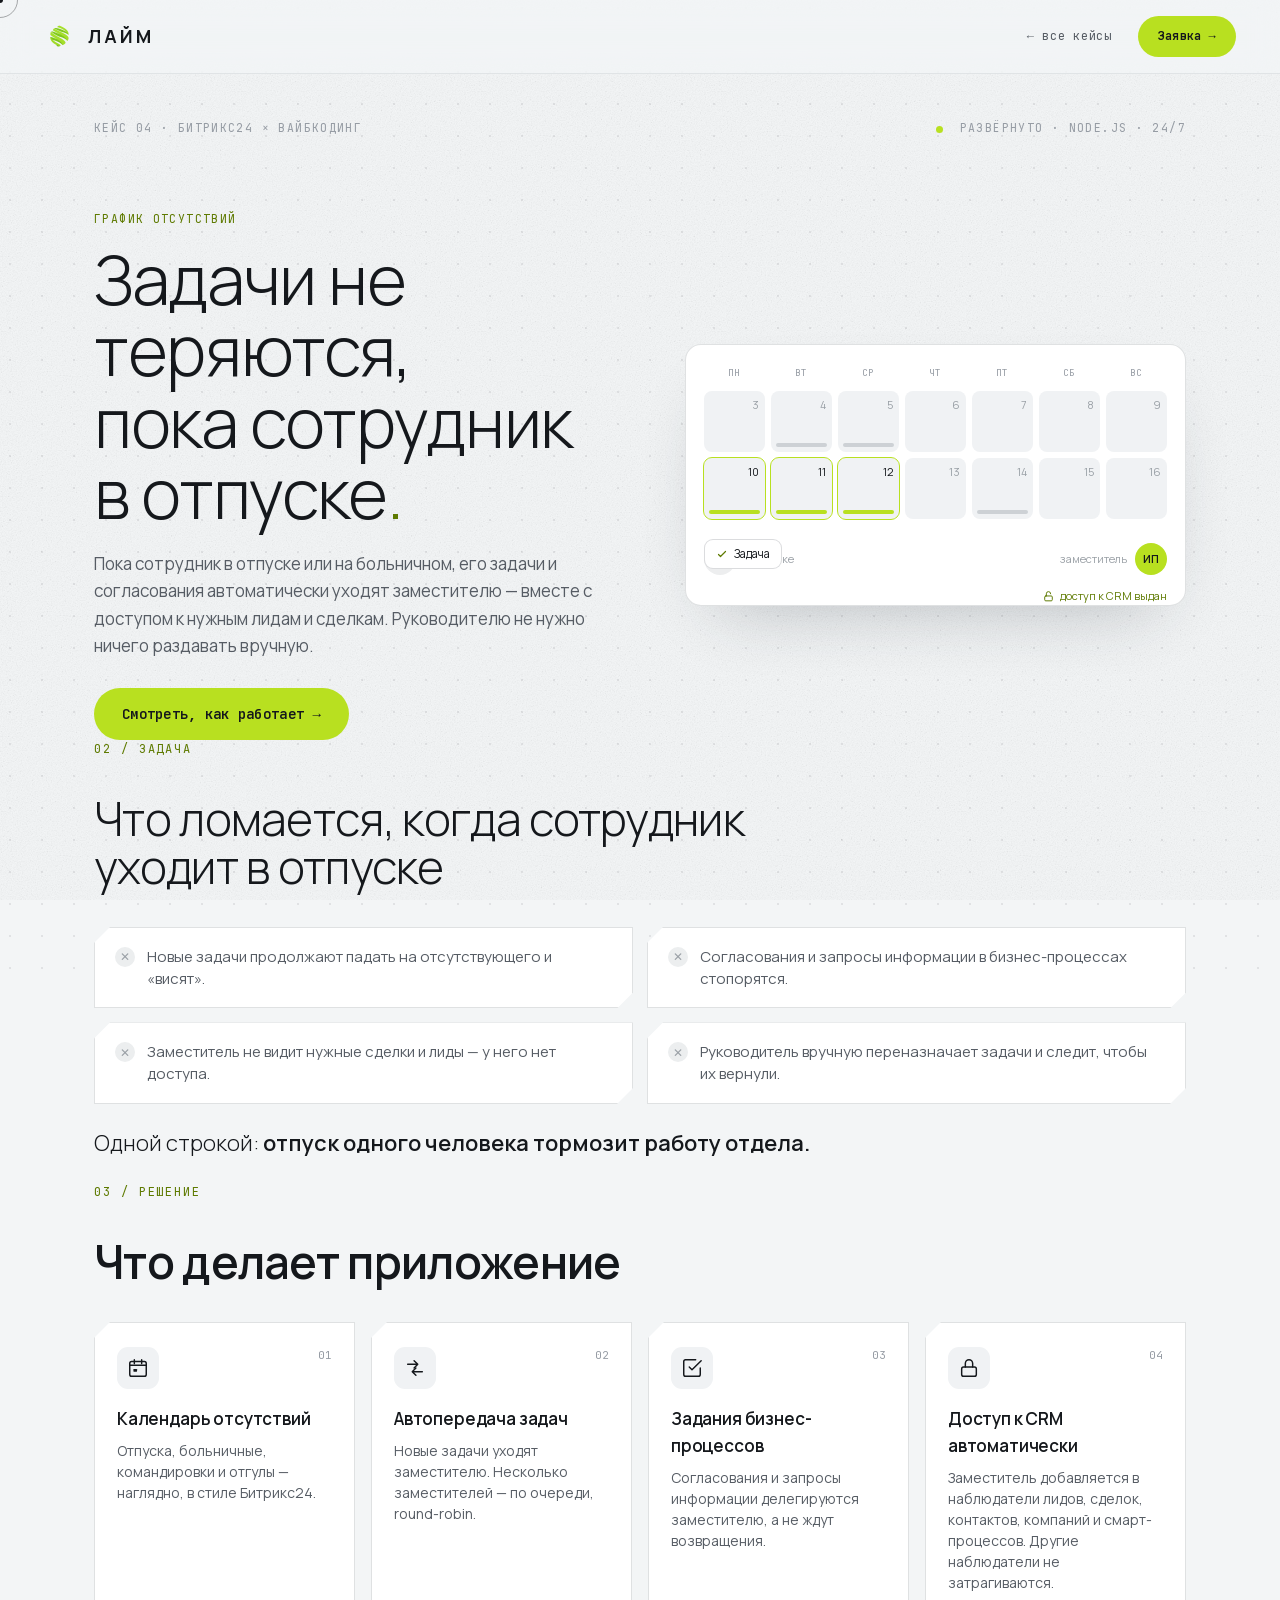
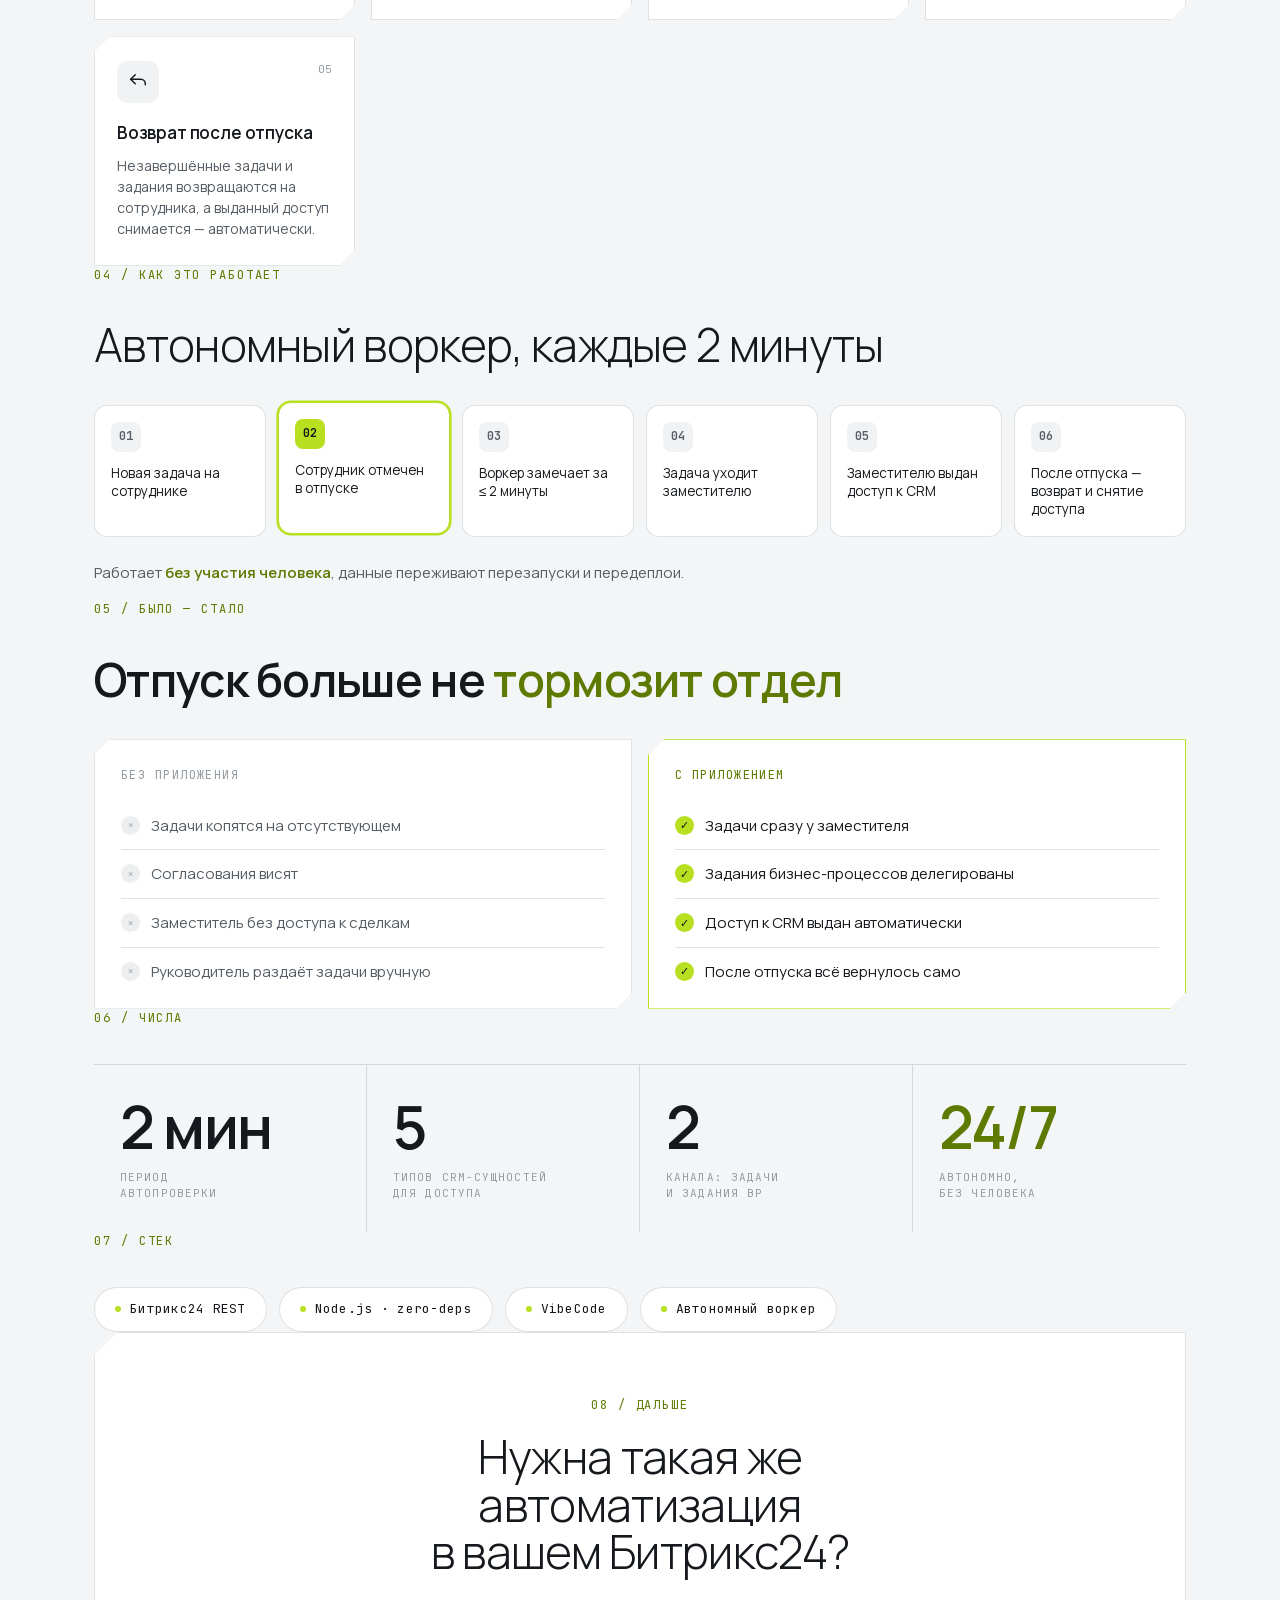
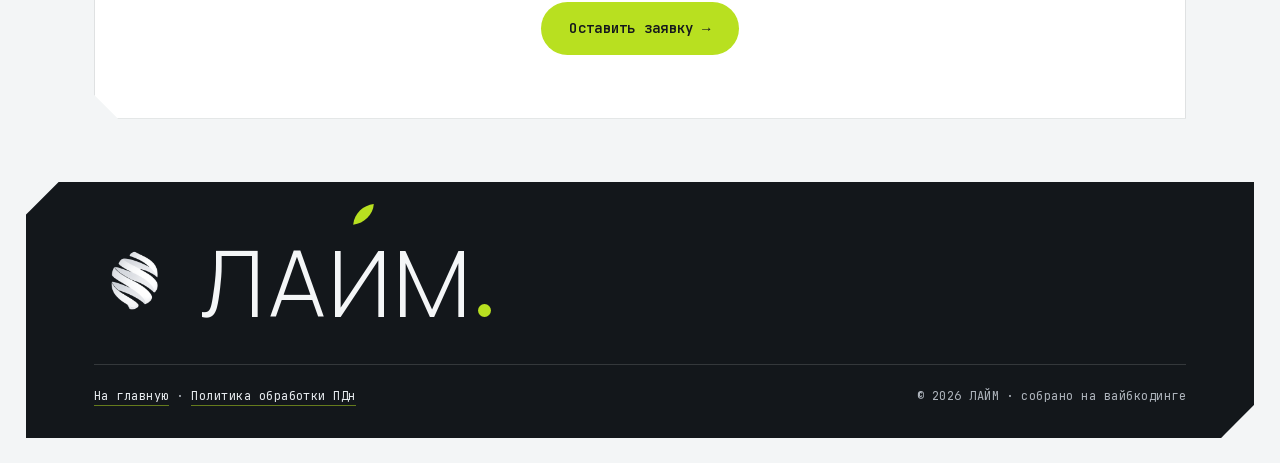
<file: case.html>
<!DOCTYPE html>
<html lang="ru">
<head>
<meta charset="UTF-8">
<meta name="viewport" content="width=device-width, initial-scale=1.0">
<title>Кейс: график отсутствий и автозамена задач в Битрикс24 — ЛАЙМ</title>
<meta name="description" content="Приложение для Битрикс24: автопередача задач и заданий бизнес-процессов заместителям на время отпусков и выдача доступа к CRM. Кейс ЛАЙМ.">
<meta property="og:type" content="article">
<meta property="og:title" content="Кейс: график отсутствий и автозамена задач в Битрикс24 — ЛАЙМ">
<meta property="og:description" content="На время отпуска задачи, согласования и доступ к CRM сами уходят заместителю. Автономный воркер на Node.js, 24/7.">
<meta property="og:url" content="https://a99584562-commits.github.io/lime-city-site/case.html">
<meta name="twitter:card" content="summary_large_image">
<link rel="icon" type="image/png" href="logo-mark.png">
<link rel="apple-touch-icon" href="logo-mark.png">
<link rel="stylesheet" href="fonts.css">
<style>
  *{box-sizing:border-box;}
  :root{
    --bg:#F3F5F6; --card:#FFFFFF; --ink:#15181C; --ink-2:#565C64; --muted:#969CA4;
    --line:rgba(34,42,52,0.14); --lime:#B8E020; --lime-deep:#5e7a00; --lime-ink:#15181C;
  }
  html{scroll-behavior:smooth;}
  @media (prefers-reduced-motion:reduce){ html{scroll-behavior:auto; } }
  body{margin:0;background:var(--bg);color:var(--ink);font-family:'Manrope',sans-serif;font-weight:400;line-height:1.6;-webkit-font-smoothing:antialiased;overflow-x:clip;}
  ::selection{background:var(--lime);color:var(--ink);}
  a{color:inherit;}
  .mono{font-family:'JetBrains Mono',monospace;text-transform:uppercase;letter-spacing:0.12em;font-size:11.5px;color:var(--muted);}
  .lime-deep{color:var(--lime-deep);}
  .wrap{max-width:1180px;margin:0 auto;padding:0 clamp(20px,5vw,44px);}
  .dot{width:7px;height:7px;border-radius:50%;background:var(--lime);display:inline-block;vertical-align:middle;}
  /* background layers */
  #cx-grid{position:fixed;inset:-8%;z-index:0;background-image:radial-gradient(rgba(34,42,52,0.09) 1px,transparent 1px);background-size:32px 32px;pointer-events:none;}
  #cx-grain{position:fixed;inset:0;z-index:1;pointer-events:none;opacity:0.13;mix-blend-mode:multiply;background-image:url("data:image/svg+xml,%3Csvg xmlns='http://www.w3.org/2000/svg' width='240' height='240'%3E%3Cfilter id='n'%3E%3CfeTurbulence type='fractalNoise' baseFrequency='0.8' numOctaves='3' stitchTiles='stitch'/%3E%3CfeColorMatrix type='saturate' values='0'/%3E%3CfeComponentTransfer%3E%3CfeFuncR type='linear' slope='1.8' intercept='-0.4'/%3E%3CfeFuncG type='linear' slope='1.8' intercept='-0.4'/%3E%3CfeFuncB type='linear' slope='1.8' intercept='-0.4'/%3E%3C/feComponentTransfer%3E%3C/filter%3E%3Crect width='100%25' height='100%25' filter='url(%23n)'/%3E%3C/svg%3E");}
  main,header{position:relative;z-index:5;}
  /* nav */
  .nav{position:sticky;top:0;z-index:200;display:flex;align-items:center;justify-content:space-between;gap:16px;padding:16px clamp(20px,5vw,44px);background:rgba(243,245,247,0.72);backdrop-filter:blur(14px);border-bottom:1px solid rgba(34,42,52,0.08);}
  .nav a.logo{display:flex;align-items:center;gap:12px;text-decoration:none;color:var(--ink);}
  .nav .logo img{width:32px;height:32px;display:block;}
  .nav .logo b{font-weight:700;letter-spacing:0.16em;font-size:18px;}
  .nav-r{display:flex;align-items:center;gap:clamp(12px,2.4vw,26px);}
  .nav-back{font-family:'JetBrains Mono',monospace;font-size:12px;letter-spacing:0.06em;color:var(--ink-2);text-decoration:none;transition:color .25s;}
  .nav-back:hover{color:var(--ink);}
  .cta{display:inline-flex;align-items:center;gap:7px;background:var(--lime);color:var(--lime-ink);font-family:'JetBrains Mono',monospace;font-weight:600;font-size:12px;letter-spacing:0.02em;padding:11px 20px;border-radius:999px;text-decoration:none;transition:filter .25s,box-shadow .25s,transform .25s;}
  .cta:hover{filter:brightness(1.05);box-shadow:0 8px 20px rgba(184,224,32,0.4);transform:translateY(-1px);}
  .cta.big{font-size:14px;padding:15px 28px;}
  /* sections */
  section{padding:clamp(52px,9vh,110px) 0;}
  .shead{display:flex;align-items:baseline;justify-content:space-between;gap:20px;flex-wrap:wrap;margin-bottom:clamp(26px,4vh,44px);}
  .snum{font-family:'JetBrains Mono',monospace;font-size:12px;letter-spacing:0.16em;color:var(--lime-deep);}
  h1{font-weight:300;letter-spacing:-0.02em;line-height:1.05;font-size:clamp(34px,6vw,68px);margin:0 0 20px;}
  h2{font-weight:600;letter-spacing:-0.015em;line-height:1.04;font-size:clamp(26px,4vw,46px);margin:0;}
  h2.thin{font-weight:300;}
  h2 .g{color:var(--lime-deep);}
  .lead{font-size:clamp(15px,1.5vw,17px);line-height:1.62;color:var(--ink-2);max-width:52ch;margin:0 0 26px;}
  .card{background:var(--card);border:1px solid var(--line);clip-path:polygon(16px 0,100% 0,100% calc(100% - 16px),calc(100% - 16px) 100%,0 100%,0 16px);}
  .reveal{opacity:0;transform:translateY(40px);transition:opacity 1s cubic-bezier(.16,1,.3,1),transform 1s cubic-bezier(.16,1,.3,1);}
  .reveal.on{opacity:1;transform:none;}
  @media (prefers-reduced-motion:reduce){ .reveal{opacity:1;transform:none;transition:none;} }
  /* 00 hud */
  .hud{display:flex;align-items:center;justify-content:space-between;gap:16px;flex-wrap:wrap;padding-top:clamp(28px,5vh,54px);}
  /* 01 hero */
  .hero{display:grid;grid-template-columns:1.05fr 1fr;gap:clamp(30px,5vw,68px);align-items:center;padding-top:clamp(24px,4vh,40px);}
  .kick{margin-bottom:16px;}
  .hero .cta{margin-top:2px;}
  .panel{background:var(--card);border:1px solid var(--line);border-radius:16px;padding:18px;box-shadow:0 30px 70px -34px rgba(34,42,52,0.3);}
  .cal{display:grid;grid-template-columns:repeat(7,1fr);gap:6px;}
  .day{aspect-ratio:1;border-radius:8px;background:#F0F2F4;display:flex;align-items:flex-start;justify-content:flex-end;padding:5px 6px;font-size:11px;color:#9AA0A6;position:relative;overflow:hidden;}
  .day .bar{position:absolute;left:5px;right:5px;bottom:5px;height:4px;border-radius:2px;}
  .day.head{background:transparent;color:var(--muted);font-family:'JetBrains Mono',monospace;font-size:9.5px;text-transform:uppercase;letter-spacing:0.04em;justify-content:center;padding-top:2px;aspect-ratio:auto;}
  .day.act{outline:1.6px solid var(--lime);color:var(--ink);}
  .flow{position:relative;height:52px;margin-top:16px;}
  .ava{width:32px;height:32px;border-radius:50%;display:flex;align-items:center;justify-content:center;font-size:11px;font-weight:600;}
  .side{position:absolute;top:8px;display:flex;align-items:center;gap:8px;}
  .side small{font-size:11px;color:#9AA0A6;}
  .chip{position:absolute;top:4px;background:#FFF;border:1px solid rgba(34,42,52,0.16);border-radius:9px;padding:5px 11px;font-size:11.5px;color:var(--ink);white-space:nowrap;display:flex;align-items:center;gap:6px;animation:hop 5s ease-in-out infinite;}
  .chip svg{width:12px;height:12px;}
  .badge{position:absolute;right:0;bottom:-18px;font-size:11px;color:var(--lime-deep);display:flex;align-items:center;gap:5px;animation:badge 5s ease-in-out infinite;}
  @keyframes hop{0%,10%{left:4px;opacity:0}16%,46%{left:4px;opacity:1}52%,86%{left:calc(100% - 92px);opacity:1}92%,100%{left:calc(100% - 92px);opacity:0}}
  @keyframes badge{0%,58%{opacity:0;transform:translateY(4px)}70%,88%{opacity:1;transform:translateY(0)}100%{opacity:0;transform:translateY(0)}}
  @media (prefers-reduced-motion:reduce){.chip{animation:none;left:calc(100% - 92px);opacity:1}.badge{animation:none;opacity:1}}
  /* 02 problem */
  .prob{display:grid;grid-template-columns:1fr 1fr;gap:14px;}
  .prob li{list-style:none;display:flex;gap:12px;align-items:flex-start;padding:18px 20px;font-size:15px;line-height:1.45;color:var(--ink-2);}
  .prob .x{flex:none;width:20px;height:20px;border-radius:50%;background:#ECEEEF;color:#9AA0A6;display:flex;align-items:center;justify-content:center;font-size:12px;margin-top:1px;}
  .prob-line{margin-top:22px;font-size:clamp(17px,2vw,22px);font-weight:300;}
  .prob-line b{font-weight:600;color:var(--ink);}
  /* 03 solution */
  .sol{display:grid;grid-template-columns:repeat(auto-fit,minmax(220px,1fr));gap:16px;}
  .sol .card{padding:24px 22px 26px;transition:transform .4s cubic-bezier(.16,1,.3,1),border-color .4s,box-shadow .4s;}
  .sol .card:hover{transform:translateY(-4px);border-color:rgba(94,122,0,0.4);box-shadow:0 24px 50px -30px rgba(34,42,52,0.3);}
  .sol .ic{width:42px;height:42px;border-radius:11px;background:#F0F2F4;display:flex;align-items:center;justify-content:center;margin-bottom:16px;color:var(--ink);}
  .sol .ic svg{width:22px;height:22px;fill:none;stroke:currentColor;stroke-width:1.6;stroke-linecap:round;stroke-linejoin:round;}
  .sol h3{margin:0 0 8px;font-size:17px;font-weight:600;letter-spacing:-0.01em;}
  .sol p{margin:0;font-size:14px;line-height:1.5;color:var(--ink-2);}
  .sol .n{font-family:'JetBrains Mono',monospace;font-size:11px;color:var(--muted);float:right;}
  /* 04 pipeline */
  .pipe{display:flex;flex-wrap:wrap;gap:12px;}
  .node{flex:1 1 160px;min-width:160px;background:var(--card);border:1px solid var(--line);border-radius:13px;padding:16px 16px 18px;transition:border-color .35s,box-shadow .35s,transform .35s;}
  .node.on{border-color:var(--lime);box-shadow:0 0 0 1.6px var(--lime);transform:translateY(-3px);}
  .node .pn{width:30px;height:30px;border-radius:8px;background:#F0F2F4;display:flex;align-items:center;justify-content:center;font-family:'JetBrains Mono',monospace;font-size:12px;font-weight:600;color:var(--ink-2);margin-bottom:12px;transition:background .35s,color .35s;}
  .node.on .pn{background:var(--lime);color:var(--lime-ink);}
  .node .nt{font-size:13.5px;line-height:1.35;color:var(--ink);}
  .cap{margin-top:24px;color:var(--ink-2);font-size:15px;}
  .cap b{color:var(--lime-deep);font-weight:600;}
  /* 05 before/after */
  .ba{display:grid;grid-template-columns:repeat(auto-fit,minmax(280px,1fr));gap:16px;}
  .ba .card{padding:26px 26px 12px;}
  .ba .card.after{border-color:var(--lime);box-shadow:0 0 0 1.6px var(--lime);}
  .ba .cap2{font-family:'JetBrains Mono',monospace;font-size:12px;text-transform:uppercase;letter-spacing:0.12em;margin-bottom:16px;}
  .ba .cap2.was{color:var(--muted);}
  .ba .cap2.now{color:var(--lime-deep);}
  .ba ul{list-style:none;margin:0;padding:0;}
  .ba li{display:flex;gap:11px;align-items:flex-start;padding:13px 0;font-size:15px;line-height:1.45;border-top:1px solid var(--line);}
  .ba li:first-child{border-top:0;}
  .ba .mk{flex:none;width:19px;height:19px;border-radius:50%;display:flex;align-items:center;justify-content:center;font-size:11px;margin-top:1px;}
  .ba .was .mk{background:#ECEEEF;color:#9AA0A6;}
  .ba .now .mk{background:var(--lime);color:var(--lime-ink);}
  .ba .was li{color:var(--ink-2);}
  .ba .now li{color:var(--ink);}
  /* 06 metrics */
  .metrics{display:grid;grid-template-columns:repeat(4,1fr);border-top:1px solid var(--line);}
  .metrics .m{padding:34px 26px 30px;border-right:1px solid var(--line);}
  .metrics .m:last-child{border-right:0;}
  .metrics .mv{font-size:clamp(34px,4.6vw,60px);font-weight:600;letter-spacing:-0.03em;line-height:0.95;}
  .metrics .m:nth-child(4) .mv{color:var(--lime-deep);}
  .metrics .ml{font-family:'JetBrains Mono',monospace;font-size:11px;color:var(--muted);text-transform:uppercase;letter-spacing:0.1em;margin-top:14px;line-height:1.5;}
  /* 07 stack */
  .tags{display:flex;flex-wrap:wrap;gap:12px;}
  .tag{display:inline-flex;align-items:center;gap:9px;background:var(--card);border:1px solid var(--line);border-radius:999px;padding:11px 20px;font-family:'JetBrains Mono',monospace;font-size:13px;letter-spacing:0.02em;color:var(--ink);}
  .tag .dot{width:6px;height:6px;}
  /* 08 cta */
  .final{text-align:center;background:var(--card);border:1px solid var(--line);clip-path:polygon(24px 0,100% 0,100% 100%,24px 100%,0 calc(100% - 24px),0 24px);padding:clamp(44px,7vh,88px) 24px;}
  .final h2{margin:0 auto 26px;max-width:16ch;}
  /* footer */
  footer{background:#13171B;color:#E8EBEE;margin:clamp(40px,7vh,90px) clamp(12px,2vw,28px) clamp(12px,2vw,28px);clip-path:polygon(clamp(20px,2.6vw,34px) 0,100% 0,100% calc(100% - clamp(20px,2.6vw,34px)),calc(100% - clamp(20px,2.6vw,34px)) 100%,0 100%,0 clamp(20px,2.6vw,34px));overflow:hidden;position:relative;z-index:5;}
  footer .fin{max-width:1180px;margin:0 auto;padding:clamp(36px,6vh,60px) clamp(24px,5vw,44px) 32px;}
  footer .lock{display:flex;align-items:center;gap:clamp(14px,2.2vw,28px);}
  footer .lock img{width:clamp(40px,7vw,78px);height:auto;flex:none;}
  footer .wm{font-family:'Manrope',sans-serif;font-weight:300;letter-spacing:0.04em;line-height:1;font-size:clamp(36px,8vw,92px);color:#F4F6F7;}
  footer .wm .lf{position:relative;}
  footer .wm .lf svg{position:absolute;left:50%;top:-0.2em;transform:translateX(-46%);width:0.32em;height:0.32em;}
  footer .dotm{display:inline-block;width:0.14em;height:0.14em;border-radius:50%;background:var(--lime);margin-left:0.05em;vertical-align:baseline;}
  footer .strip{display:flex;align-items:center;justify-content:space-between;gap:20px;flex-wrap:wrap;margin-top:clamp(26px,4vh,42px);padding-top:22px;border-top:1px solid rgba(255,255,255,0.14);font-family:'JetBrains Mono',monospace;font-size:12px;color:#AEB4BC;letter-spacing:0.04em;}
  footer .strip a{color:#E7EBEF;text-decoration:none;border-bottom:1px solid rgba(184,224,32,0.5);padding-bottom:1px;}
  @media (max-width:860px){
    .hero{grid-template-columns:1fr;} .prob{grid-template-columns:1fr;}
    .metrics{grid-template-columns:1fr 1fr;} .metrics .m:nth-child(2){border-right:0;}
    .metrics .m:nth-child(1),.metrics .m:nth-child(2){border-bottom:1px solid var(--line);}
  }
  @media (max-width:520px){ .nav-back{display:none;} }
</style>
</head>
<body>
<div id="cx-grid" aria-hidden="true"></div>
<div id="cx-grain" aria-hidden="true"></div>

<header class="nav">
  <a class="logo" href="index.html"><img src="logo-mark.png" alt="ЛАЙМ"><b>ЛАЙМ</b></a>
  <div class="nav-r">
    <a class="nav-back" href="index.html#cases">← все кейсы</a>
    <a class="cta" href="index.html#contact">Заявка →</a>
  </div>
</header>

<main>
  <!-- 00 HUD -->
  <div class="wrap hud">
    <span class="mono">Кейс 04 · Битрикс24 × Вайбкодинг</span>
    <span class="mono"><span class="dot"></span>&nbsp; Развёрнуто · Node.js · 24/7</span>
  </div>

  <!-- 01 HERO -->
  <section class="wrap" style="padding-top:clamp(28px,4vh,44px);">
    <h2 class="visually-hidden" style="position:absolute;width:1px;height:1px;overflow:hidden;clip:rect(0 0 0 0);">Кейс: приложение для Битрикс24, которое на время отпуска сотрудника само передаёт его задачи, согласования и доступ к CRM заместителю.</h2>
    <div class="hero">
      <div>
        <div class="kick mono lime-deep">График отсутствий</div>
        <h1>Задачи не теряются,<br>пока сотрудник<br>в отпуске<span style="color:var(--lime-deep);">.</span></h1>
        <p class="lead">Пока сотрудник в отпуске или на больничном, его задачи и согласования автоматически уходят заместителю — вместе с доступом к нужным лидам и сделкам. Руководителю не нужно ничего раздавать вручную.</p>
        <a class="cta big" href="#how">Смотреть, как работает →</a>
      </div>
      <div class="panel reveal">
        <div class="cal">
          <div class="day head">пн</div><div class="day head">вт</div><div class="day head">ср</div><div class="day head">чт</div><div class="day head">пт</div><div class="day head">сб</div><div class="day head">вс</div>
          <div class="day">3</div>
          <div class="day">4<span class="bar" style="background:#CDD1D5"></span></div>
          <div class="day">5<span class="bar" style="background:#CDD1D5"></span></div>
          <div class="day">6</div><div class="day">7</div><div class="day">8</div><div class="day">9</div>
          <div class="day act">10<span class="bar" style="background:var(--lime)"></span></div>
          <div class="day act">11<span class="bar" style="background:var(--lime)"></span></div>
          <div class="day act">12<span class="bar" style="background:var(--lime)"></span></div>
          <div class="day">13</div>
          <div class="day">14<span class="bar" style="background:#CDD1D5"></span></div>
          <div class="day">15</div><div class="day">16</div>
        </div>
        <div class="flow">
          <div class="side" style="left:0"><span class="ava" style="background:#EDEEEF;color:#7A8087">ОК</span><small>в отпуске</small></div>
          <div class="side" style="right:0"><small>заместитель</small><span class="ava" style="background:var(--lime);color:var(--lime-ink)">ИП</span></div>
          <div class="chip"><svg viewBox="0 0 24 24" fill="none" stroke="#5e7a00" stroke-width="2.4" stroke-linecap="round" stroke-linejoin="round"><path d="M5 13l4 4L19 7"/></svg>Задача</div>
          <div class="badge"><svg viewBox="0 0 24 24" width="13" height="13" fill="none" stroke="#5e7a00" stroke-width="1.8" stroke-linecap="round" stroke-linejoin="round"><rect x="5" y="11" width="14" height="9" rx="2"/><path d="M8 11V7a4 4 0 0 1 8 0"/></svg>доступ к CRM выдан</div>
        </div>
      </div>
    </div>
  </section>

  <!-- 02 PROBLEM -->
  <section class="wrap reveal">
    <div class="shead"><span class="snum">02 / ЗАДАЧА</span></div>
    <h2 class="thin">Что ломается, когда сотрудник<br>уходит в отпуске</h2>
    <ul class="prob" style="margin-top:clamp(24px,4vh,40px);padding:0;">
      <li class="card"><span class="x">✕</span>Новые задачи продолжают падать на отсутствующего и «висят».</li>
      <li class="card"><span class="x">✕</span>Согласования и запросы информации в бизнес-процессах стопорятся.</li>
      <li class="card"><span class="x">✕</span>Заместитель не видит нужные сделки и лиды — у него нет доступа.</li>
      <li class="card"><span class="x">✕</span>Руководитель вручную переназначает задачи и следит, чтобы их вернули.</li>
    </ul>
    <p class="prob-line">Одной строкой: <b>отпуск одного человека тормозит работу отдела.</b></p>
  </section>

  <!-- 03 SOLUTION -->
  <section class="wrap reveal">
    <div class="shead"><span class="snum">03 / РЕШЕНИЕ</span></div>
    <h2>Что делает приложение</h2>
    <div class="sol" style="margin-top:clamp(26px,4vh,44px);">
      <div class="card"><span class="n">01</span><div class="ic"><svg viewBox="0 0 24 24"><rect x="3" y="5" width="18" height="16" rx="2"/><path d="M3 9h18M8 3v4M16 3v4"/><rect x="7" y="13" width="4" height="3" rx="0.5" fill="currentColor" stroke="none"/></svg></div><h3>Календарь отсутствий</h3><p>Отпуска, больничные, командировки и отгулы — наглядно, в стиле Битрикс24.</p></div>
      <div class="card"><span class="n">02</span><div class="ic"><svg viewBox="0 0 24 24"><path d="M4 8h11M11 4l4 4-4 4"/><path d="M20 16H9M13 20l-4-4 4-4"/></svg></div><h3>Автопередача задач</h3><p>Новые задачи уходят заместителю. Несколько заместителей — по очереди, round-robin.</p></div>
      <div class="card"><span class="n">03</span><div class="ic"><svg viewBox="0 0 24 24"><path d="M9 11l3 3L22 4"/><path d="M21 12v7a2 2 0 0 1-2 2H5a2 2 0 0 1-2-2V5a2 2 0 0 1 2-2h11"/></svg></div><h3>Задания бизнес-процессов</h3><p>Согласования и запросы информации делегируются заместителю, а не ждут возвращения.</p></div>
      <div class="card"><span class="n">04</span><div class="ic"><svg viewBox="0 0 24 24"><rect x="4" y="11" width="16" height="10" rx="2"/><path d="M8 11V7a4 4 0 0 1 8 0v4"/></svg></div><h3>Доступ к CRM автоматически</h3><p>Заместитель добавляется в наблюдатели лидов, сделок, контактов, компаний и смарт-процессов. Другие наблюдатели не затрагиваются.</p></div>
      <div class="card"><span class="n">05</span><div class="ic"><svg viewBox="0 0 24 24"><path d="M9 14l-5-5 5-5"/><path d="M4 9h11a5 5 0 0 1 5 5v1"/></svg></div><h3>Возврат после отпуска</h3><p>Незавершённые задачи и задания возвращаются на сотрудника, а выданный доступ снимается — автоматически.</p></div>
    </div>
  </section>

  <!-- 04 HOW IT WORKS -->
  <section class="wrap reveal" id="how">
    <div class="shead"><span class="snum">04 / КАК ЭТО РАБОТАЕТ</span></div>
    <h2 class="thin">Автономный воркер, каждые 2 минуты</h2>
    <div class="pipe" id="pipe" style="margin-top:clamp(26px,4vh,44px);">
      <div class="node"><div class="pn">01</div><div class="nt">Новая задача на сотруднике</div></div>
      <div class="node"><div class="pn">02</div><div class="nt">Сотрудник отмечен в отпуске</div></div>
      <div class="node"><div class="pn">03</div><div class="nt">Воркер замечает за ≤ 2 минуты</div></div>
      <div class="node"><div class="pn">04</div><div class="nt">Задача уходит заместителю</div></div>
      <div class="node"><div class="pn">05</div><div class="nt">Заместителю выдан доступ к CRM</div></div>
      <div class="node"><div class="pn">06</div><div class="nt">После отпуска — возврат и снятие доступа</div></div>
    </div>
    <p class="cap">Работает <b>без участия человека</b>, данные переживают перезапуски и передеплои.</p>
  </section>

  <!-- 05 BEFORE / AFTER -->
  <section class="wrap reveal">
    <div class="shead"><span class="snum">05 / БЫЛО — СТАЛО</span></div>
    <h2>Отпуск больше не <span class="g">тормозит отдел</span></h2>
    <div class="ba" style="margin-top:clamp(26px,4vh,44px);">
      <div class="card"><div class="cap2 was">Без приложения</div><ul class="was">
        <li><span class="mk">×</span>Задачи копятся на отсутствующем</li>
        <li><span class="mk">×</span>Согласования висят</li>
        <li><span class="mk">×</span>Заместитель без доступа к сделкам</li>
        <li><span class="mk">×</span>Руководитель раздаёт задачи вручную</li>
      </ul></div>
      <div class="card after"><div class="cap2 now">С приложением</div><ul class="now">
        <li><span class="mk">✓</span>Задачи сразу у заместителя</li>
        <li><span class="mk">✓</span>Задания бизнес-процессов делегированы</li>
        <li><span class="mk">✓</span>Доступ к CRM выдан автоматически</li>
        <li><span class="mk">✓</span>После отпуска всё вернулось само</li>
      </ul></div>
    </div>
  </section>

  <!-- 06 METRICS -->
  <section class="wrap reveal">
    <div class="shead"><span class="snum">06 / ЧИСЛА</span></div>
    <div class="metrics">
      <div class="m"><div class="mv">2 мин</div><div class="ml">период<br>автопроверки</div></div>
      <div class="m"><div class="mv">5</div><div class="ml">типов CRM-сущностей<br>для доступа</div></div>
      <div class="m"><div class="mv">2</div><div class="ml">канала: задачи<br>и задания BP</div></div>
      <div class="m"><div class="mv">24/7</div><div class="ml">автономно,<br>без человека</div></div>
    </div>
  </section>

  <!-- 07 STACK -->
  <section class="wrap reveal">
    <div class="shead"><span class="snum">07 / СТЕК</span></div>
    <div class="tags">
      <span class="tag"><span class="dot"></span>Битрикс24 REST</span>
      <span class="tag"><span class="dot"></span>Node.js · zero-deps</span>
      <span class="tag"><span class="dot"></span>VibeCode</span>
      <span class="tag"><span class="dot"></span>Автономный воркер</span>
    </div>
  </section>

  <!-- 08 CTA -->
  <section class="wrap reveal">
    <div class="final">
      <div class="snum" style="margin-bottom:18px;">08 / ДАЛЬШЕ</div>
      <h2 class="thin">Нужна такая же автоматизация<br>в вашем Битрикс24?</h2>
      <a class="cta big" href="index.html#contact">Оставить заявку →</a>
    </div>
  </section>
</main>

<footer data-cursor-dark>
  <div class="fin">
    <div class="lock">
      <img src="logo-mark-white.png" alt="ЛАЙМ">
      <div class="wm">ЛА<span class="lf">И<svg viewBox="0 0 100 100"><path d="M86 14 C 50 18, 20 46, 16 84 C 54 80, 84 50, 86 14 Z" fill="var(--lime)"></path></svg></span>М<span class="dotm"></span></div>
    </div>
    <div class="strip">
      <span><a href="index.html">На главную</a> · <a href="policy.html">Политика обработки ПДн</a></span>
      <span>© 2026 ЛАЙМ · собрано на вайбкодинге</span>
    </div>
  </div>
</footer>

<script>
  (function(){
    var reduce = window.matchMedia && matchMedia('(prefers-reduced-motion: reduce)').matches;
    // reveal on scroll
    var rv = document.querySelectorAll('.reveal');
    if ('IntersectionObserver' in window && !reduce) {
      var io = new IntersectionObserver(function(es){
        es.forEach(function(e){ if (e.isIntersecting){ e.target.classList.add('on'); io.unobserve(e.target); } });
      }, { threshold: 0.14, rootMargin: '0px 0px -8% 0px' });
      rv.forEach(function(e){ io.observe(e); });
    } else { rv.forEach(function(e){ e.classList.add('on'); }); }
    // pipeline active-node cycle
    var nodes = Array.prototype.slice.call(document.querySelectorAll('#pipe .node'));
    if (reduce) { nodes.forEach(function(n){ n.classList.add('on'); }); }
    else {
      var i = 0;
      setInterval(function(){ nodes.forEach(function(n,idx){ n.classList.toggle('on', idx === i); }); i = (i + 1) % nodes.length; }, 950);
    }
  })();
</script>
<script src="lime-cursor.js" defer></script>
</body>
</html>
</file>
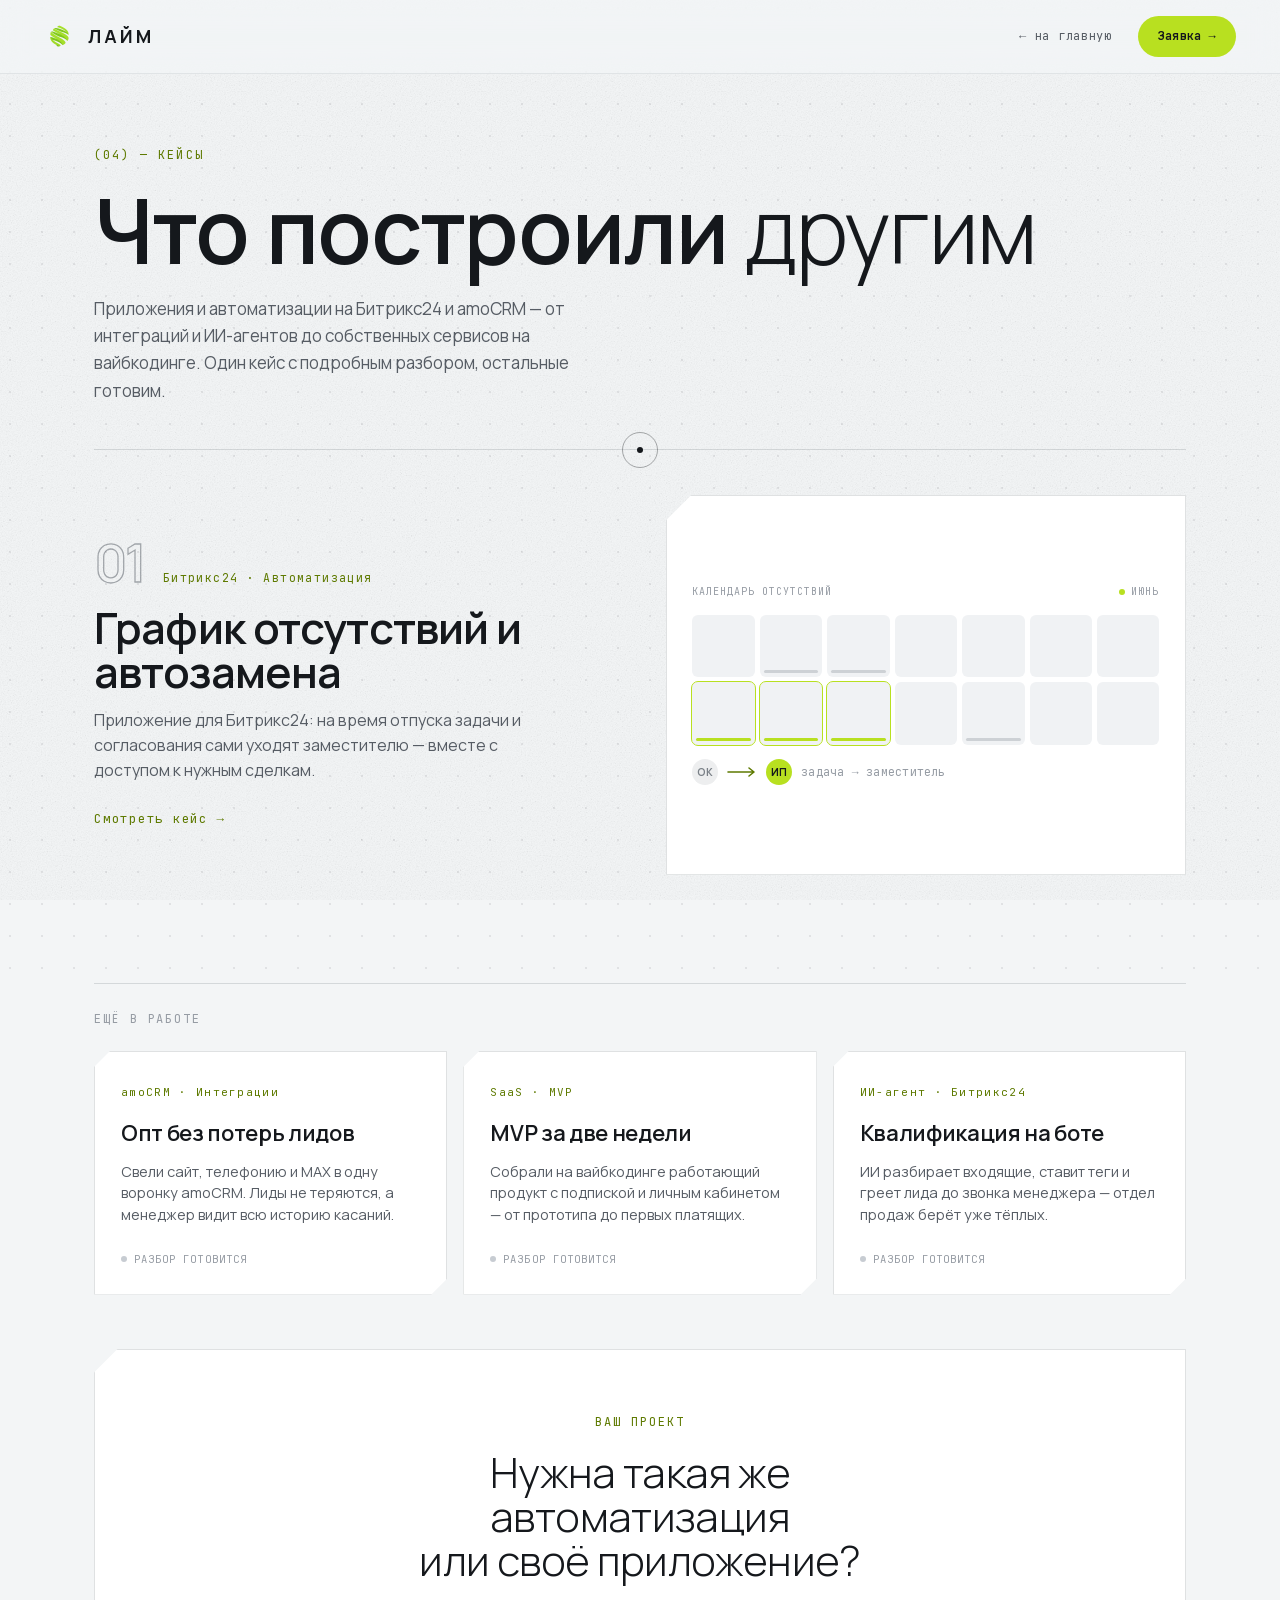
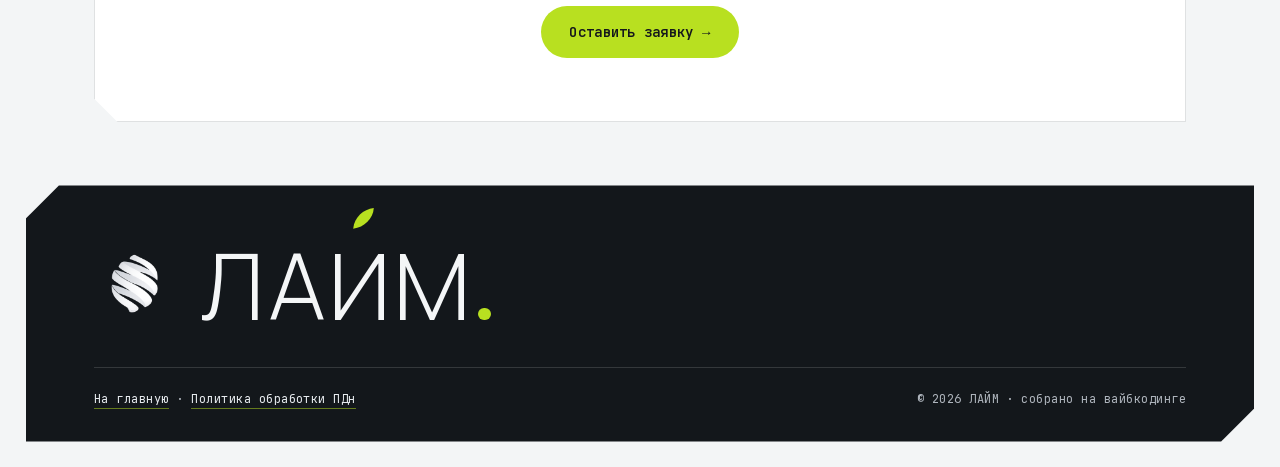
<file: cases.html>
<!DOCTYPE html>
<html lang="ru">
<head>
<meta charset="UTF-8">
<meta name="viewport" content="width=device-width, initial-scale=1.0">
<title>Кейсы — ЛАЙМ</title>
<meta name="description" content="Кейсы ЛАЙМ: внедрение CRM, интеграции, ИИ-агенты и собственные приложения на Битрикс24 и amoCRM.">
<meta property="og:type" content="website">
<meta property="og:title" content="Кейсы — ЛАЙМ">
<meta property="og:description" content="Что построили другим: приложения и автоматизации на Битрикс24 и amoCRM.">
<meta property="og:url" content="https://a99584562-commits.github.io/lime-city-site/cases.html">
<link rel="icon" type="image/png" href="logo-mark.png">
<link rel="apple-touch-icon" href="logo-mark.png">
<link rel="stylesheet" href="fonts.css">
<style>
  *{box-sizing:border-box;}
  :root{
    --bg:#F3F5F6; --card:#FFFFFF; --ink:#15181C; --ink-2:#565C64; --muted:#969CA4;
    --line:rgba(34,42,52,0.14); --lime:#B8E020; --lime-deep:#5e7a00; --lime-ink:#15181C;
  }
  html{scroll-behavior:smooth;}
  @media (prefers-reduced-motion:reduce){ html{scroll-behavior:auto;} }
  body{margin:0;background:var(--bg);color:var(--ink);font-family:'Manrope',sans-serif;font-weight:400;line-height:1.6;-webkit-font-smoothing:antialiased;overflow-x:clip;}
  ::selection{background:var(--lime);color:var(--ink);}
  a{color:inherit;}
  .mono{font-family:'JetBrains Mono',monospace;text-transform:uppercase;letter-spacing:0.12em;font-size:11.5px;color:var(--muted);}
  .wrap{max-width:1180px;margin:0 auto;padding:0 clamp(20px,5vw,44px);}
  .dot{width:6px;height:6px;border-radius:50%;background:var(--lime);display:inline-block;}
  #cx-grid{position:fixed;inset:-8%;z-index:0;background-image:radial-gradient(rgba(34,42,52,0.09) 1px,transparent 1px);background-size:32px 32px;pointer-events:none;}
  #cx-grain{position:fixed;inset:0;z-index:1;pointer-events:none;opacity:0.13;mix-blend-mode:multiply;background-image:url("data:image/svg+xml,%3Csvg xmlns='http://www.w3.org/2000/svg' width='240' height='240'%3E%3Cfilter id='n'%3E%3CfeTurbulence type='fractalNoise' baseFrequency='0.8' numOctaves='3' stitchTiles='stitch'/%3E%3CfeColorMatrix type='saturate' values='0'/%3E%3CfeComponentTransfer%3E%3CfeFuncR type='linear' slope='1.8' intercept='-0.4'/%3E%3CfeFuncG type='linear' slope='1.8' intercept='-0.4'/%3E%3CfeFuncB type='linear' slope='1.8' intercept='-0.4'/%3E%3C/feComponentTransfer%3E%3C/filter%3E%3Crect width='100%25' height='100%25' filter='url(%23n)'/%3E%3C/svg%3E");}
  main,header{position:relative;z-index:5;}
  .nav{position:sticky;top:0;z-index:200;display:flex;align-items:center;justify-content:space-between;gap:16px;padding:16px clamp(20px,5vw,44px);background:rgba(243,245,247,0.72);backdrop-filter:blur(14px);border-bottom:1px solid rgba(34,42,52,0.08);}
  .nav a.logo{display:flex;align-items:center;gap:12px;text-decoration:none;color:var(--ink);}
  .nav .logo img{width:32px;height:32px;display:block;}
  .nav .logo b{font-weight:700;letter-spacing:0.16em;font-size:18px;}
  .nav-r{display:flex;align-items:center;gap:clamp(12px,2.4vw,26px);}
  .nav-back{font-family:'JetBrains Mono',monospace;font-size:12px;letter-spacing:0.06em;color:var(--ink-2);text-decoration:none;transition:color .25s;}
  .nav-back:hover{color:var(--ink);}
  .cta{display:inline-flex;align-items:center;gap:7px;background:var(--lime);color:var(--lime-ink);font-family:'JetBrains Mono',monospace;font-weight:600;font-size:12px;letter-spacing:0.02em;padding:11px 20px;border-radius:999px;text-decoration:none;transition:filter .25s,box-shadow .25s,transform .25s;}
  .cta:hover{filter:brightness(1.05);box-shadow:0 8px 20px rgba(184,224,32,0.4);transform:translateY(-1px);}
  /* header */
  .head{padding:clamp(40px,8vh,96px) 0 clamp(30px,5vh,54px);}
  .head .num{font-family:'JetBrains Mono',monospace;font-size:12px;letter-spacing:0.18em;color:var(--lime-deep);margin-bottom:20px;}
  h1{font-weight:600;letter-spacing:-0.015em;line-height:1.0;font-size:clamp(38px,7vw,96px);margin:0 0 20px;}
  h1 .thin{font-weight:300;}
  .head p{font-size:clamp(15px,1.5vw,17px);color:var(--ink-2);max-width:52ch;margin:0;}
  /* featured case */
  .feat{display:grid;grid-template-columns:1fr 1fr;gap:clamp(28px,4vw,64px);align-items:center;padding:clamp(30px,5vh,56px) 0;border-top:1px solid var(--line);text-decoration:none;color:inherit;}
  .feat .cat{display:flex;align-items:baseline;gap:18px;margin-bottom:18px;}
  .feat .n{font-size:clamp(34px,4vw,58px);font-weight:600;letter-spacing:-0.04em;line-height:0.9;color:transparent;-webkit-text-stroke:1.3px rgba(34,42,52,0.38);}
  .feat .tag{font-family:'JetBrains Mono',monospace;font-size:11.5px;letter-spacing:0.12em;color:var(--lime-deep);}
  .feat h2{margin:0 0 14px;font-size:clamp(26px,3.4vw,46px);font-weight:600;letter-spacing:-0.02em;line-height:1.02;}
  .feat p{margin:0 0 22px;font-size:16px;line-height:1.55;color:var(--ink-2);max-width:460px;}
  .go{display:inline-flex;align-items:center;gap:8px;font-family:'JetBrains Mono',monospace;font-size:12.5px;letter-spacing:0.06em;color:var(--lime-deep);transition:gap .3s cubic-bezier(.16,1,.3,1);}
  .feat:hover .go{gap:13px;}
  .vis{width:100%;height:clamp(240px,32vw,380px);background:var(--card);border:1px solid var(--line);clip-path:polygon(26px 0,100% 0,100% 100%,0 100%,0 26px);padding:clamp(16px,2vw,26px);display:flex;flex-direction:column;justify-content:center;gap:clamp(12px,1.6vh,18px);transition:transform .5s cubic-bezier(.16,1,.3,1),border-color .5s,box-shadow .5s;}
  .feat:hover .vis{transform:translateY(-6px);border-color:rgba(94,122,0,0.45);box-shadow:0 30px 60px -30px rgba(34,42,52,0.32);}
  .vhead{display:flex;align-items:center;justify-content:space-between;font-family:'JetBrains Mono',monospace;font-size:10px;letter-spacing:0.1em;color:var(--muted);text-transform:uppercase;}
  .cal{display:grid;grid-template-columns:repeat(7,1fr);gap:5px;}
  .cal span{aspect-ratio:1;border-radius:6px;background:#F0F2F4;position:relative;}
  .cal .b::after{content:"";position:absolute;left:4px;right:4px;bottom:4px;height:3px;border-radius:2px;background:#CDD1D5;}
  .cal .a{outline:1.5px solid var(--lime);}
  .cal .a::after{content:"";position:absolute;left:4px;right:4px;bottom:4px;height:3px;border-radius:2px;background:var(--lime);}
  .vflow{display:flex;align-items:center;gap:9px;}
  .ava{width:26px;height:26px;border-radius:50%;display:flex;align-items:center;justify-content:center;font-size:10px;font-weight:700;flex:none;}
  .vflow small{font-size:11.5px;color:var(--muted);font-family:'JetBrains Mono',monospace;letter-spacing:0.02em;}
  /* more grid */
  .more-h{font-family:'JetBrains Mono',monospace;font-size:12px;letter-spacing:0.16em;color:var(--muted);text-transform:uppercase;margin:clamp(40px,7vh,80px) 0 22px;padding-top:26px;border-top:1px solid var(--line);}
  .more{display:grid;grid-template-columns:repeat(auto-fit,minmax(300px,1fr));gap:16px;padding-bottom:clamp(30px,6vh,60px);}
  .mc{background:var(--card);border:1px solid var(--line);clip-path:polygon(16px 0,100% 0,100% calc(100% - 16px),calc(100% - 16px) 100%,0 100%,0 16px);padding:26px 26px 24px;}
  .mc .tag{font-family:'JetBrains Mono',monospace;font-size:11px;letter-spacing:0.12em;color:var(--lime-deep);}
  .mc h3{margin:12px 0 10px;font-size:22px;font-weight:600;letter-spacing:-0.015em;}
  .mc p{margin:0 0 18px;font-size:14.5px;line-height:1.5;color:var(--ink-2);}
  .mc .soon{font-family:'JetBrains Mono',monospace;font-size:10.5px;letter-spacing:0.1em;text-transform:uppercase;color:var(--muted);display:inline-flex;align-items:center;gap:7px;}
  .mc .soon::before{content:"";width:6px;height:6px;border-radius:50%;background:#C7CCD2;}
  /* CTA band */
  .band{text-align:center;background:var(--card);border:1px solid var(--line);clip-path:polygon(24px 0,100% 0,100% 100%,24px 100%,0 calc(100% - 24px),0 24px);padding:clamp(44px,7vh,80px) 24px;margin-bottom:8px;}
  .band h2{margin:0 auto 24px;max-width:18ch;font-weight:300;letter-spacing:-0.015em;line-height:1.05;font-size:clamp(24px,3.6vw,42px);}
  .cta.big{font-size:14px;padding:15px 28px;}
  .reveal{opacity:0;transform:translateY(40px);transition:opacity 1s cubic-bezier(.16,1,.3,1),transform 1s cubic-bezier(.16,1,.3,1);}
  .reveal.on{opacity:1;transform:none;}
  @media (prefers-reduced-motion:reduce){ .reveal{opacity:1;transform:none;transition:none;} }
  /* footer */
  footer{background:#13171B;color:#E8EBEE;margin:clamp(40px,7vh,90px) clamp(12px,2vw,28px) clamp(12px,2vw,28px);clip-path:polygon(clamp(20px,2.6vw,34px) 0,100% 0,100% calc(100% - clamp(20px,2.6vw,34px)),calc(100% - clamp(20px,2.6vw,34px)) 100%,0 100%,0 clamp(20px,2.6vw,34px));overflow:hidden;position:relative;z-index:5;}
  footer .fin{max-width:1180px;margin:0 auto;padding:clamp(36px,6vh,60px) clamp(24px,5vw,44px) 32px;}
  footer .lock{display:flex;align-items:center;gap:clamp(14px,2.2vw,28px);}
  footer .lock img{width:clamp(40px,7vw,78px);height:auto;flex:none;}
  footer .wm{font-family:'Manrope',sans-serif;font-weight:300;letter-spacing:0.04em;line-height:1;font-size:clamp(36px,8vw,92px);color:#F4F6F7;}
  footer .wm .lf{position:relative;}
  footer .wm .lf svg{position:absolute;left:50%;top:-0.2em;transform:translateX(-46%);width:0.32em;height:0.32em;}
  footer .dotm{display:inline-block;width:0.14em;height:0.14em;border-radius:50%;background:var(--lime);margin-left:0.05em;vertical-align:baseline;}
  footer .strip{display:flex;align-items:center;justify-content:space-between;gap:20px;flex-wrap:wrap;margin-top:clamp(26px,4vh,42px);padding-top:22px;border-top:1px solid rgba(255,255,255,0.14);font-family:'JetBrains Mono',monospace;font-size:12px;color:#AEB4BC;letter-spacing:0.04em;}
  footer .strip a{color:#E7EBEF;text-decoration:none;border-bottom:1px solid rgba(184,224,32,0.5);padding-bottom:1px;}
  @media (max-width:860px){ .feat{grid-template-columns:1fr;} }
  @media (max-width:520px){ .nav-back{display:none;} }
</style>
</head>
<body>
<div id="cx-grid" aria-hidden="true"></div>
<div id="cx-grain" aria-hidden="true"></div>

<header class="nav">
  <a class="logo" href="index.html"><img src="logo-mark.png" alt="ЛАЙМ"><b>ЛАЙМ</b></a>
  <div class="nav-r">
    <a class="nav-back" href="index.html">← на главную</a>
    <a class="cta" href="index.html#contact">Заявка →</a>
  </div>
</header>

<main class="wrap">
  <section class="head">
    <div class="num">(04) — КЕЙСЫ</div>
    <h1>Что построили <span class="thin">другим</span></h1>
    <p>Приложения и автоматизации на Битрикс24 и amoCRM — от интеграций и ИИ-агентов до собственных сервисов на вайбкодинге. Один кейс с подробным разбором, остальные готовим.</p>
  </section>

  <!-- FEATURED CASE -->
  <a class="feat reveal" href="case.html">
    <div>
      <div class="cat"><span class="n">01</span><span class="tag">Битрикс24 · Автоматизация</span></div>
      <h2>График отсутствий и автозамена</h2>
      <p>Приложение для Битрикс24: на время отпуска задачи и согласования сами уходят заместителю — вместе с доступом к нужным сделкам.</p>
      <span class="go">Смотреть кейс →</span>
    </div>
    <div class="vis">
      <div class="vhead"><span>Календарь отсутствий</span><span style="display:flex;align-items:center;gap:6px;"><span class="dot"></span>июнь</span></div>
      <div class="cal">
        <span></span><span class="b"></span><span class="b"></span><span></span><span></span><span></span><span></span>
        <span class="a"></span><span class="a"></span><span class="a"></span><span></span><span class="b"></span><span></span><span></span>
      </div>
      <div class="vflow">
        <span class="ava" style="background:#EDEEEF;color:#7A8087;">ОК</span>
        <svg width="30" height="12" viewBox="0 0 30 12" fill="none" stroke="#5e7a00" stroke-width="1.6" stroke-linecap="round" stroke-linejoin="round" style="flex:none;"><path d="M1 6h25M22 2l5 4-5 4"/></svg>
        <span class="ava" style="background:#B8E020;color:#15181C;">ИП</span>
        <small>задача → заместитель</small>
      </div>
    </div>
  </a>

  <!-- MORE (в работе) -->
  <div class="more-h reveal">Ещё в работе</div>
  <div class="more">
    <div class="mc reveal">
      <span class="tag">amoCRM · Интеграции</span>
      <h3>Опт без потерь лидов</h3>
      <p>Свели сайт, телефонию и MAX в одну воронку amoCRM. Лиды не теряются, а менеджер видит всю историю касаний.</p>
      <span class="soon">разбор готовится</span>
    </div>
    <div class="mc reveal">
      <span class="tag">SaaS · MVP</span>
      <h3>MVP за две недели</h3>
      <p>Собрали на вайбкодинге работающий продукт с подпиской и личным кабинетом — от прототипа до первых платящих.</p>
      <span class="soon">разбор готовится</span>
    </div>
    <div class="mc reveal">
      <span class="tag">ИИ-агент · Битрикс24</span>
      <h3>Квалификация на боте</h3>
      <p>ИИ разбирает входящие, ставит теги и греет лида до звонка менеджера — отдел продаж берёт уже тёплых.</p>
      <span class="soon">разбор готовится</span>
    </div>
  </div>

  <section class="band reveal">
    <div style="font-family:'JetBrains Mono',monospace;font-size:12px;letter-spacing:0.16em;color:var(--lime-deep);text-transform:uppercase;margin-bottom:18px;">Ваш проект</div>
    <h2>Нужна такая же автоматизация<br>или своё приложение?</h2>
    <a class="cta big" href="index.html#contact">Оставить заявку →</a>
  </section>
</main>

<footer data-cursor-dark>
  <div class="fin">
    <div class="lock">
      <img src="logo-mark-white.png" alt="ЛАЙМ">
      <div class="wm">ЛА<span class="lf">И<svg viewBox="0 0 100 100"><path d="M86 14 C 50 18, 20 46, 16 84 C 54 80, 84 50, 86 14 Z" fill="var(--lime)"></path></svg></span>М<span class="dotm"></span></div>
    </div>
    <div class="strip">
      <span><a href="index.html">На главную</a> · <a href="policy.html">Политика обработки ПДн</a></span>
      <span>© 2026 ЛАЙМ · собрано на вайбкодинге</span>
    </div>
  </div>
</footer>

<script>
  (function(){
    var reduce = window.matchMedia && matchMedia('(prefers-reduced-motion: reduce)').matches;
    var rv = document.querySelectorAll('.reveal');
    if ('IntersectionObserver' in window && !reduce) {
      var io = new IntersectionObserver(function(es){
        es.forEach(function(e){ if (e.isIntersecting){ e.target.classList.add('on'); io.unobserve(e.target); } });
      }, { threshold: 0.12, rootMargin: '0px 0px -6% 0px' });
      rv.forEach(function(e){ io.observe(e); });
    } else { rv.forEach(function(e){ e.classList.add('on'); }); }
  })();
</script>
<script src="lime-cursor.js" defer></script>
</body>
</html>
</file>
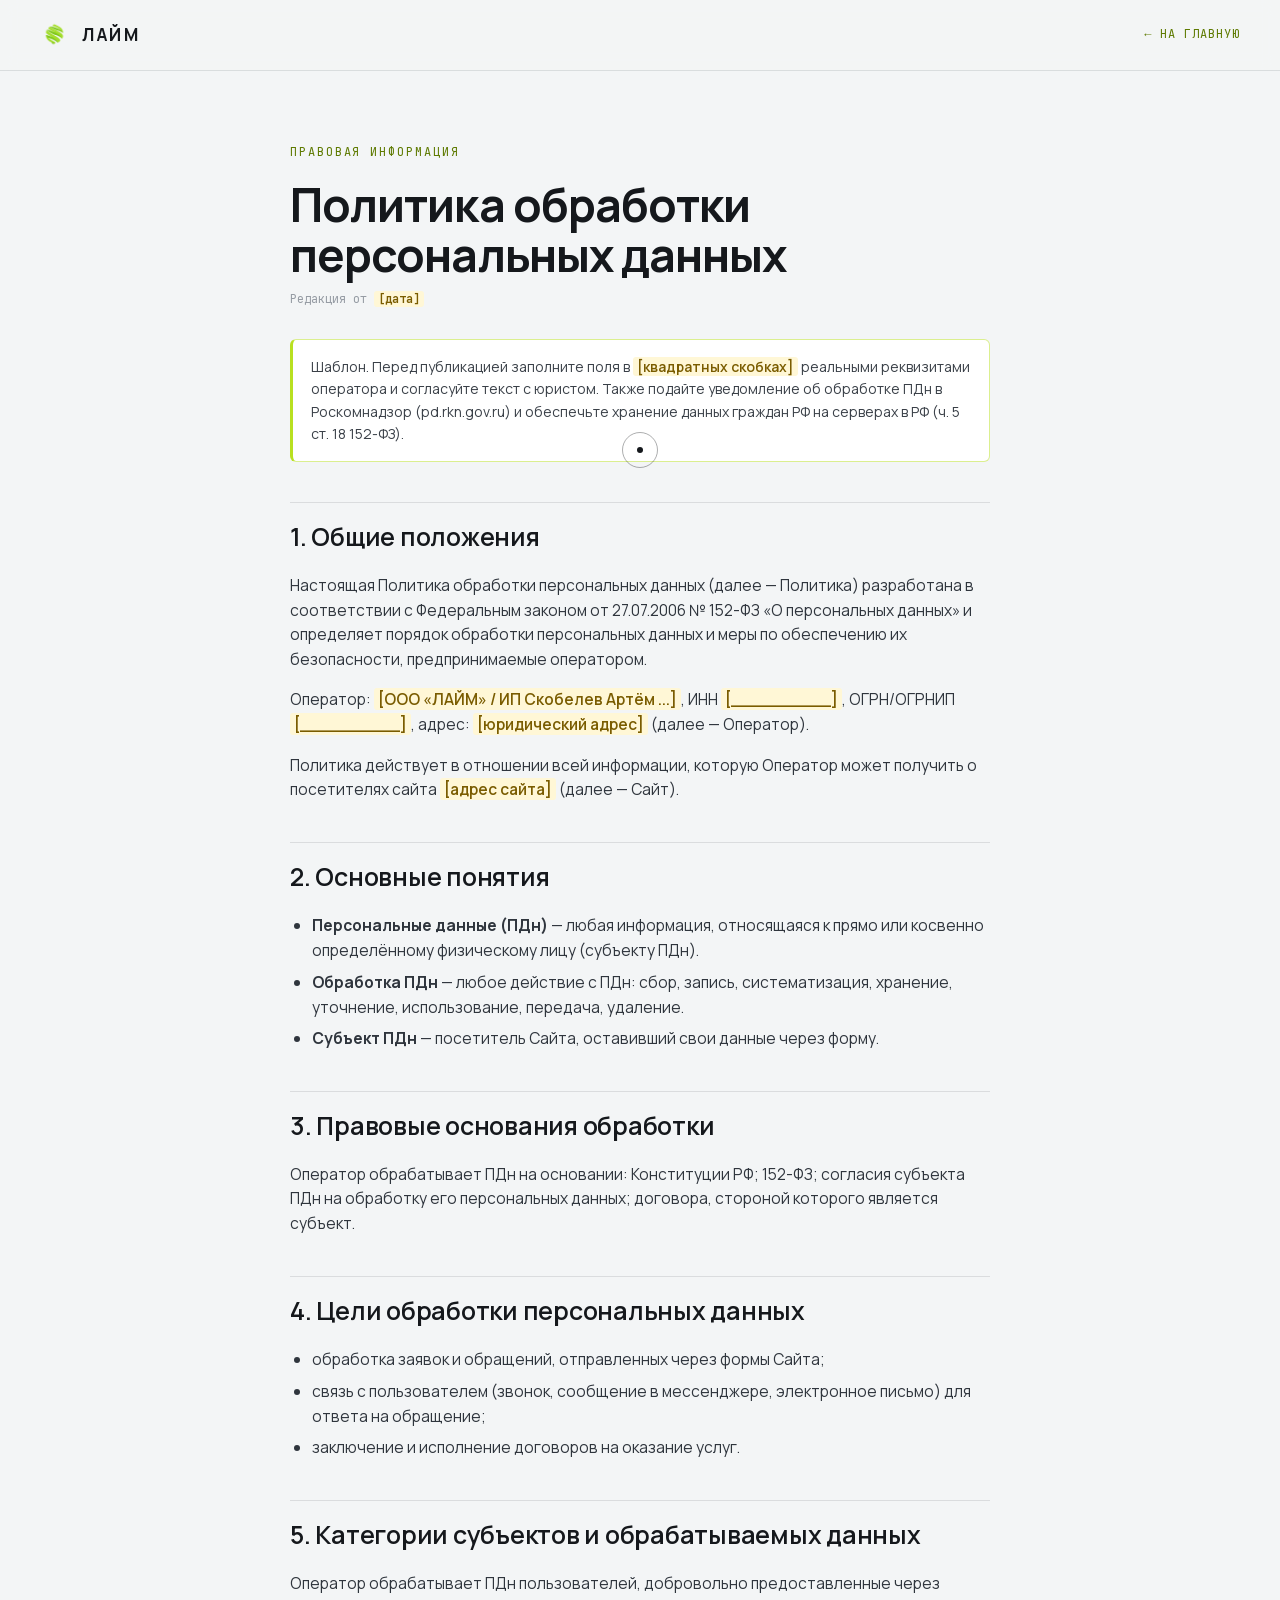
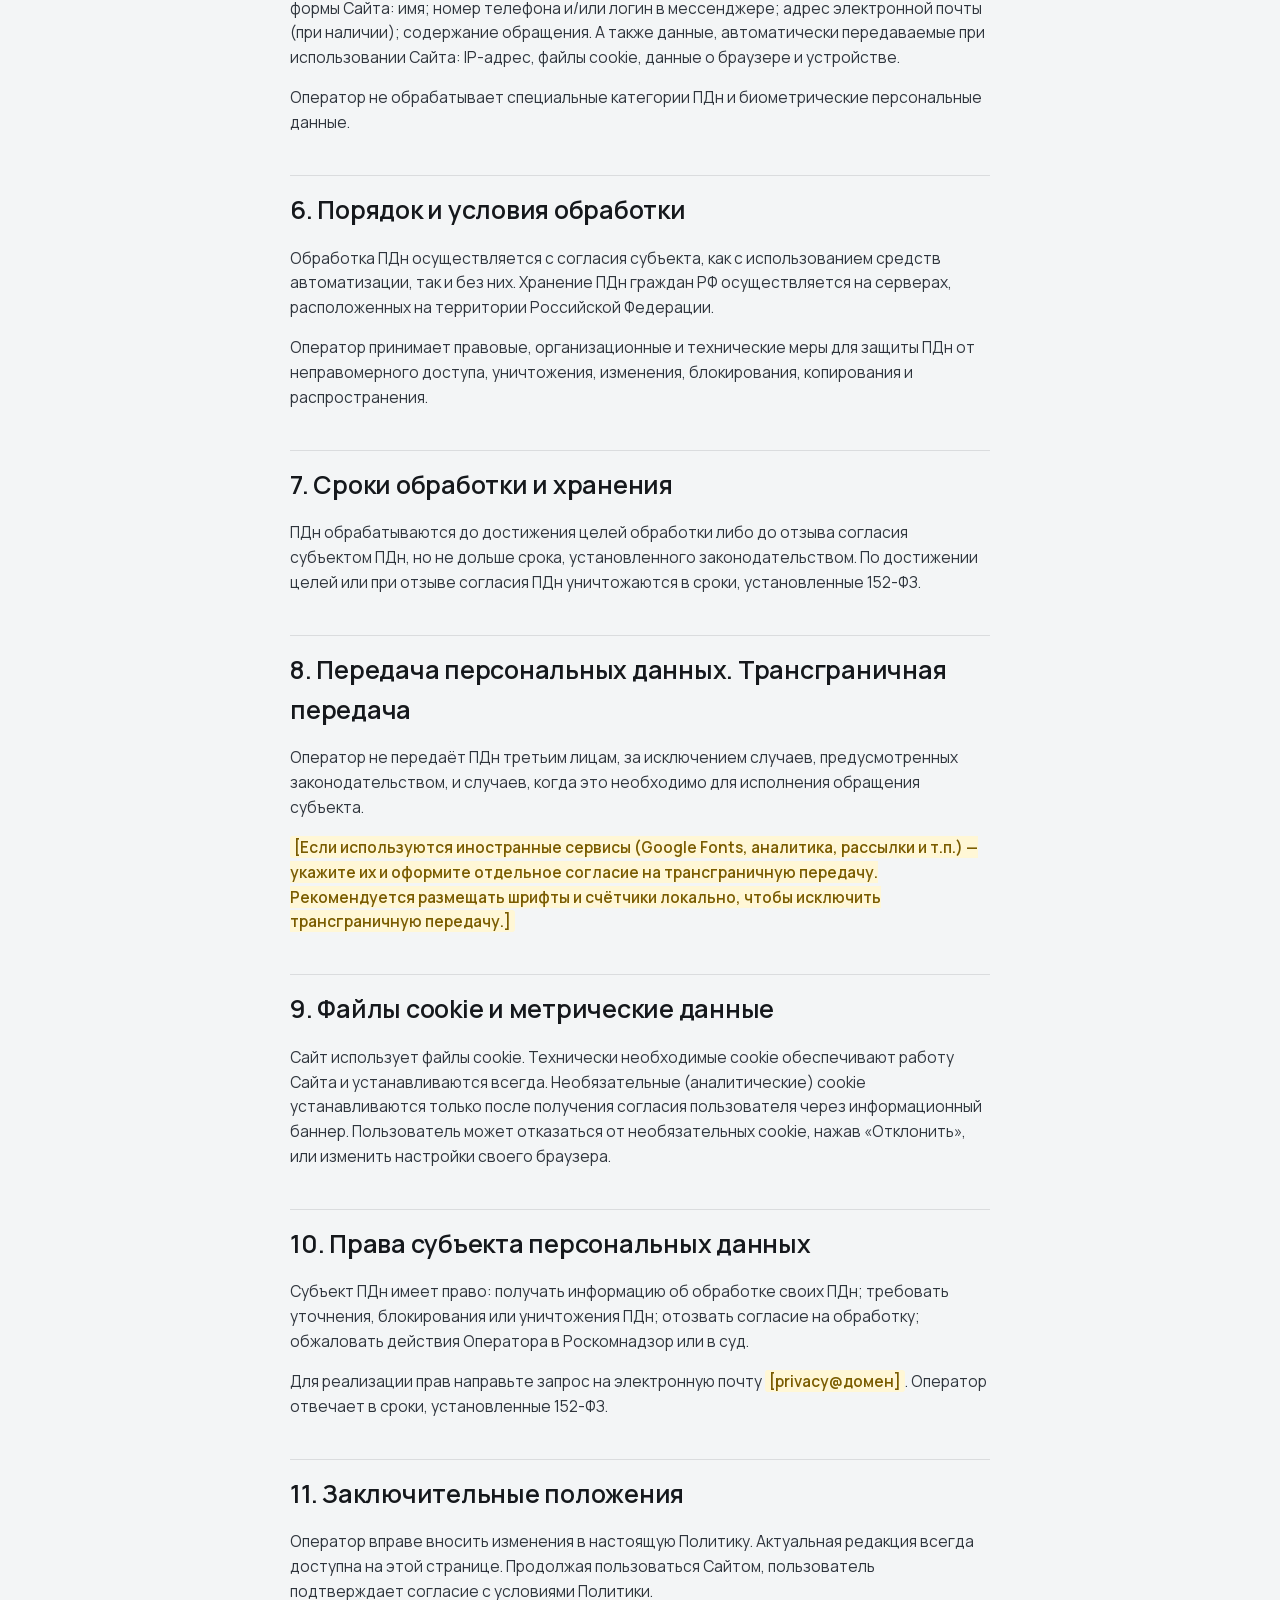
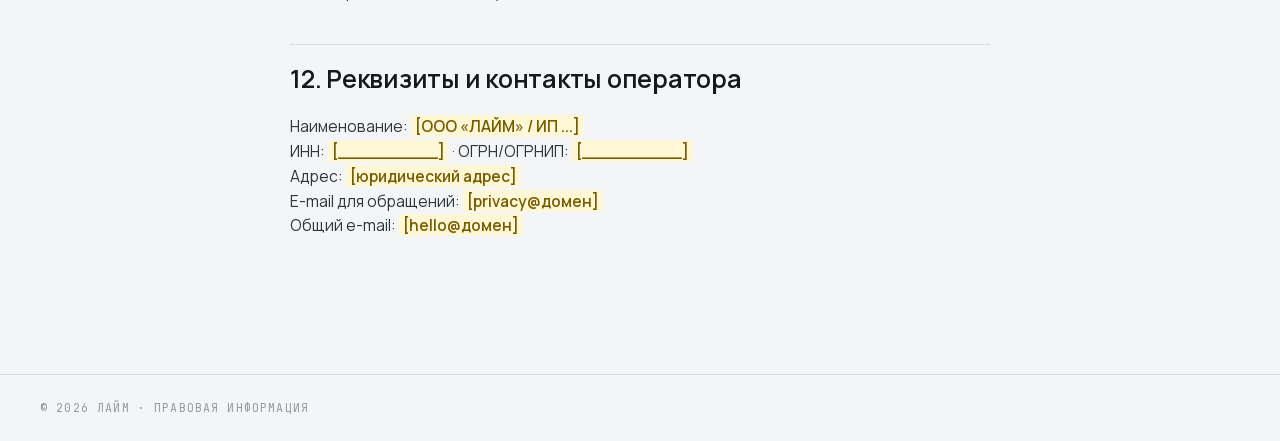
<file: policy.html>
<!DOCTYPE html>
<html lang="ru">
<head>
<meta charset="UTF-8">
<meta name="viewport" content="width=device-width, initial-scale=1.0">
<meta name="robots" content="noindex">
<title>Политика обработки персональных данных — ЛАЙМ</title>
<link rel="icon" type="image/png" href="logo-mark.png">
<link rel="stylesheet" href="fonts.css">
<style>
  *{box-sizing:border-box;}
  body{margin:0;background:#F3F5F6;color:#15181C;font-family:'Manrope',sans-serif;font-weight:400;line-height:1.6;-webkit-font-smoothing:antialiased;}
  .wrap{max-width:780px;margin:0 auto;padding:clamp(28px,6vw,72px) clamp(20px,5vw,40px) 120px;}
  header.bar{display:flex;align-items:center;justify-content:space-between;gap:16px;padding:20px clamp(20px,5vw,40px);border-bottom:1px solid rgba(34,42,52,0.12);position:sticky;top:0;background:rgba(243,245,246,0.9);backdrop-filter:blur(8px);z-index:10;}
  header.bar a.logo{display:flex;align-items:center;gap:12px;text-decoration:none;color:#15181C;}
  header.bar img{width:30px;height:30px;display:block;}
  header.bar .wm{font-weight:700;letter-spacing:0.16em;font-size:17px;}
  header.bar a.back{font-family:'JetBrains Mono',monospace;font-size:12px;letter-spacing:0.08em;color:#5e7a00;text-decoration:none;text-transform:uppercase;}
  .kicker{font-family:'JetBrains Mono',monospace;font-size:12px;letter-spacing:0.16em;color:#5e7a00;text-transform:uppercase;margin-bottom:18px;}
  h1{font-weight:700;letter-spacing:-0.02em;line-height:1.08;font-size:clamp(28px,5vw,46px);margin:0 0 10px;}
  .upd{font-family:'JetBrains Mono',monospace;font-size:12px;color:#969CA4;margin-bottom:30px;}
  .note{background:#fff;border:1px solid rgba(184,224,32,0.5);border-left:3px solid #B8E020;border-radius:6px;padding:16px 18px;font-size:14px;color:#3a4048;margin:0 0 34px;}
  h2{font-weight:600;letter-spacing:-0.01em;font-size:clamp(19px,2.6vw,25px);margin:40px 0 12px;padding-top:14px;border-top:1px solid rgba(34,42,52,0.12);}
  h3{font-weight:600;font-size:16px;margin:22px 0 8px;}
  p,li{font-size:15.5px;color:#2f353d;}
  ul,ol{padding-left:22px;}
  li{margin-bottom:7px;}
  a{color:#5e7a00;}
  .ph{background:#fff7d6;padding:0 4px;border-radius:3px;font-weight:600;color:#7a5c00;}
  code{font-family:'JetBrains Mono',monospace;font-size:13px;background:#fff;padding:1px 6px;border-radius:4px;}
  footer{border-top:1px solid rgba(34,42,52,0.12);padding:24px clamp(20px,5vw,40px);font-family:'JetBrains Mono',monospace;font-size:11.5px;letter-spacing:0.1em;color:#969CA4;text-transform:uppercase;}
</style>
</head>
<body>
  <header class="bar">
    <a class="logo" href="index.html"><img src="logo-mark.png" alt="ЛАЙМ"><span class="wm">ЛАЙМ</span></a>
    <a class="back" href="index.html">← на главную</a>
  </header>
  <div class="wrap">
    <div class="kicker">Правовая информация</div>
    <h1>Политика обработки персональных данных</h1>
    <div class="upd">Редакция от <span class="ph">[дата]</span></div>

    <div class="note">Шаблон. Перед публикацией заполните поля в <span class="ph">[квадратных скобках]</span> реальными реквизитами оператора и согласуйте текст с юристом. Также подайте уведомление об обработке ПДн в Роскомнадзор (pd.rkn.gov.ru) и обеспечьте хранение данных граждан РФ на серверах в РФ (ч. 5 ст. 18 152-ФЗ).</div>

    <h2>1. Общие положения</h2>
    <p>Настоящая Политика обработки персональных данных (далее — Политика) разработана в соответствии с Федеральным законом от 27.07.2006 № 152-ФЗ «О персональных данных» и определяет порядок обработки персональных данных и меры по обеспечению их безопасности, предпринимаемые оператором.</p>
    <p>Оператор: <span class="ph">[ООО «ЛАЙМ» / ИП Скобелев Артём ...]</span>, ИНН <span class="ph">[__________]</span>, ОГРН/ОГРНИП <span class="ph">[__________]</span>, адрес: <span class="ph">[юридический адрес]</span> (далее — Оператор).</p>
    <p>Политика действует в отношении всей информации, которую Оператор может получить о посетителях сайта <span class="ph">[адрес сайта]</span> (далее — Сайт).</p>

    <h2>2. Основные понятия</h2>
    <ul>
      <li><b>Персональные данные (ПДн)</b> — любая информация, относящаяся к прямо или косвенно определённому физическому лицу (субъекту ПДн).</li>
      <li><b>Обработка ПДн</b> — любое действие с ПДн: сбор, запись, систематизация, хранение, уточнение, использование, передача, удаление.</li>
      <li><b>Субъект ПДн</b> — посетитель Сайта, оставивший свои данные через форму.</li>
    </ul>

    <h2>3. Правовые основания обработки</h2>
    <p>Оператор обрабатывает ПДн на основании: Конституции РФ; 152-ФЗ; согласия субъекта ПДн на обработку его персональных данных; договора, стороной которого является субъект.</p>

    <h2>4. Цели обработки персональных данных</h2>
    <ul>
      <li>обработка заявок и обращений, отправленных через формы Сайта;</li>
      <li>связь с пользователем (звонок, сообщение в мессенджере, электронное письмо) для ответа на обращение;</li>
      <li>заключение и исполнение договоров на оказание услуг.</li>
    </ul>

    <h2>5. Категории субъектов и обрабатываемых данных</h2>
    <p>Оператор обрабатывает ПДн пользователей, добровольно предоставленные через формы Сайта: имя; номер телефона и/или логин в мессенджере; адрес электронной почты (при наличии); содержание обращения. А также данные, автоматически передаваемые при использовании Сайта: IP-адрес, файлы cookie, данные о браузере и устройстве.</p>
    <p>Оператор не обрабатывает специальные категории ПДн и биометрические персональные данные.</p>

    <h2>6. Порядок и условия обработки</h2>
    <p>Обработка ПДн осуществляется с согласия субъекта, как с использованием средств автоматизации, так и без них. Хранение ПДн граждан РФ осуществляется на серверах, расположенных на территории Российской Федерации.</p>
    <p>Оператор принимает правовые, организационные и технические меры для защиты ПДн от неправомерного доступа, уничтожения, изменения, блокирования, копирования и распространения.</p>

    <h2>7. Сроки обработки и хранения</h2>
    <p>ПДн обрабатываются до достижения целей обработки либо до отзыва согласия субъектом ПДн, но не дольше срока, установленного законодательством. По достижении целей или при отзыве согласия ПДн уничтожаются в сроки, установленные 152-ФЗ.</p>

    <h2>8. Передача персональных данных. Трансграничная передача</h2>
    <p>Оператор не передаёт ПДн третьим лицам, за исключением случаев, предусмотренных законодательством, и случаев, когда это необходимо для исполнения обращения субъекта.</p>
    <p><span class="ph">[Если используются иностранные сервисы (Google Fonts, аналитика, рассылки и т.п.) — укажите их и оформите отдельное согласие на трансграничную передачу. Рекомендуется размещать шрифты и счётчики локально, чтобы исключить трансграничную передачу.]</span></p>

    <h2>9. Файлы cookie и метрические данные</h2>
    <p>Сайт использует файлы cookie. Технически необходимые cookie обеспечивают работу Сайта и устанавливаются всегда. Необязательные (аналитические) cookie устанавливаются только после получения согласия пользователя через информационный баннер. Пользователь может отказаться от необязательных cookie, нажав «Отклонить», или изменить настройки своего браузера.</p>

    <h2>10. Права субъекта персональных данных</h2>
    <p>Субъект ПДн имеет право: получать информацию об обработке своих ПДн; требовать уточнения, блокирования или уничтожения ПДн; отозвать согласие на обработку; обжаловать действия Оператора в Роскомнадзор или в суд.</p>
    <p>Для реализации прав направьте запрос на электронную почту <span class="ph">[privacy@домен]</span>. Оператор отвечает в сроки, установленные 152-ФЗ.</p>

    <h2>11. Заключительные положения</h2>
    <p>Оператор вправе вносить изменения в настоящую Политику. Актуальная редакция всегда доступна на этой странице. Продолжая пользоваться Сайтом, пользователь подтверждает согласие с условиями Политики.</p>

    <h2>12. Реквизиты и контакты оператора</h2>
    <p>
      Наименование: <span class="ph">[ООО «ЛАЙМ» / ИП ...]</span><br>
      ИНН: <span class="ph">[__________]</span> · ОГРН/ОГРНИП: <span class="ph">[__________]</span><br>
      Адрес: <span class="ph">[юридический адрес]</span><br>
      E-mail для обращений: <span class="ph">[privacy@домен]</span><br>
      Общий e-mail: <span class="ph">[hello@домен]</span>
    </p>
  </div>
  <footer>© <span id="y"></span> ЛАЙМ · Правовая информация</footer>
  <script>document.getElementById('y').textContent=new Date().getFullYear();</script>
  <script src="lime-cursor.js" defer></script>
</body>
</html>
</file>
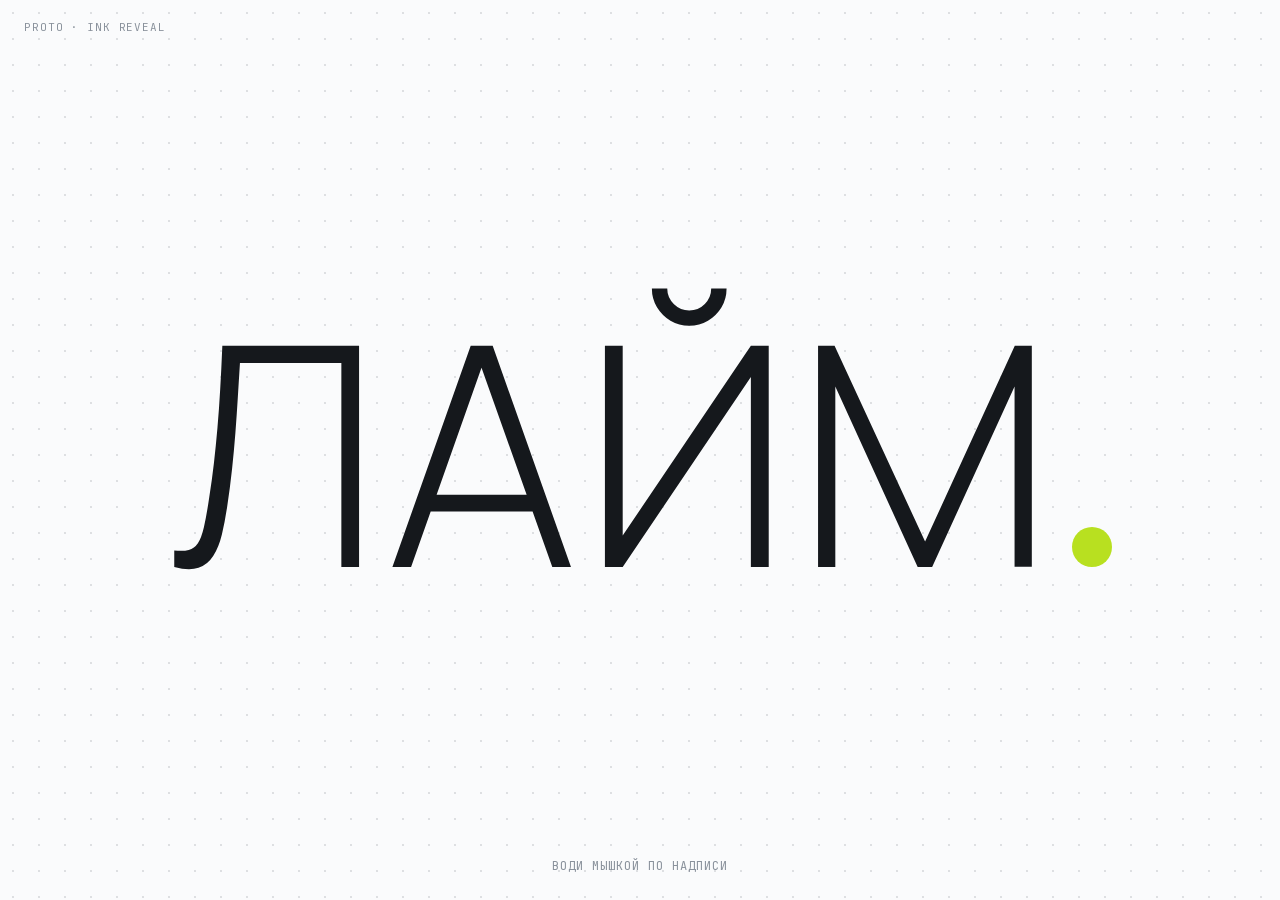
<file: reveal-proto.html>
<!DOCTYPE html>
<html lang="ru">
<head>
<meta charset="UTF-8">
<meta name="viewport" content="width=device-width, initial-scale=1.0">
<title>ЛАЙМ — прототип ink-reveal (не прод)</title>
<link rel="stylesheet" href="fonts.css">
<style>
  *{margin:0;padding:0;box-sizing:border-box;}
  html,body{height:100%;}
  body{background:#FAFBFC;font-family:'Manrope',sans-serif;overflow:hidden;}
  /* точечная сетка как на сайте */
  #grid{position:fixed;inset:0;background-image:radial-gradient(rgba(34,42,52,0.13) 1px, transparent 1px);background-size:26px 26px;pointer-events:none;}
  .hero{position:relative;height:100%;display:flex;align-items:center;justify-content:center;}
  .word{position:relative;font-weight:300;letter-spacing:0.02em;line-height:1;font-size:clamp(120px,24vw,420px);color:#15181C;user-select:none;}
  .word .dot{display:inline-block;width:0.13em;height:0.13em;border-radius:50%;background:#B8E020;margin-left:0.04em;}
  /* канвас-оверлей эффекта: поверх букв, мышь не ловит */
  #ink{position:fixed;inset:0;pointer-events:none;z-index:5;}
  .hint{position:fixed;left:50%;bottom:26px;transform:translateX(-50%);font-family:'JetBrains Mono',monospace;font-size:12px;letter-spacing:0.08em;color:#8A929C;text-transform:uppercase;}
  .lab{position:fixed;top:20px;left:24px;font-family:'JetBrains Mono',monospace;font-size:11px;letter-spacing:0.08em;color:#8A929C;text-transform:uppercase;}
</style>
</head>
<body>
<div id="grid"></div>
<div class="hero"><div class="word" id="word">ЛАЙМ<span class="dot"></span></div></div>
<canvas id="ink"></canvas>
<div class="lab">PROTO · INK REVEAL</div>
<div class="hint">Води мышкой по надписи</div>

<script>
(function(){
  var cv = document.getElementById('ink'), ctx = cv.getContext('2d');
  var W = 0, H = 0, DPR = 1;
  // маска в низком разрешении: аккумулятор следа (мягкие пятна) + пороговая «чернильная» версия
  var MS = 3; // масштаб даунсемпла маски
  var acc = document.createElement('canvas'), accx = acc.getContext('2d', { willReadFrequently: true });
  var msk = document.createElement('canvas'), mskx = msk.getContext('2d');
  var noise = null; // статичный шум для рваного порога

  // слой-«фактура»: пока видео нет — рисуем сочную лайм-заглушку той же надписью
  var tex = document.createElement('canvas'), texx = tex.getContext('2d');
  var video = null; // сюда позже встанет <video>; заглушка ниже

  function resize(){
    DPR = Math.min(2, window.devicePixelRatio || 1);
    W = window.innerWidth; H = window.innerHeight;
    cv.width = W * DPR; cv.height = H * DPR; ctx.setTransform(DPR, 0, 0, DPR, 0, 0);
    acc.width = Math.ceil(W / MS); acc.height = Math.ceil(H / MS);
    msk.width = acc.width; msk.height = acc.height;
    // шум порога: один раз на размер
    noise = new Uint8Array(acc.width * acc.height);
    for (var i = 0; i < noise.length; i++) noise[i] = (Math.random() * 46) | 0;
    paintTexture();
  }

  // заглушка фактуры: лаймовый градиент + та же надпись «объёмными» буквами
  function paintTexture(){
    tex.width = W; tex.height = H;
    var g = texx.createLinearGradient(0, 0, W, H);
    g.addColorStop(0, '#F2F8E2'); g.addColorStop(0.5, '#EAF6C8'); g.addColorStop(1, '#F5FAE8');
    texx.fillStyle = g; texx.fillRect(0, 0, W, H);
    var fs = Math.min(W * 0.24, 420);
    texx.font = '300 ' + fs + 'px Manrope, sans-serif';
    texx.textAlign = 'center'; texx.textBaseline = 'middle';
    var cx = W / 2, cy = H / 2;
    // «сочные» буквы: тень-объём + градиентная заливка + блик
    texx.fillStyle = 'rgba(94,122,0,0.28)';
    texx.fillText('ЛАЙМ', cx + fs * 0.012, cy + fs * 0.02);
    var lg = texx.createLinearGradient(0, cy - fs / 2, 0, cy + fs / 2);
    lg.addColorStop(0, '#CDEB56'); lg.addColorStop(0.55, '#B8E020'); lg.addColorStop(1, '#8FBC10');
    texx.fillStyle = lg;
    texx.fillText('ЛАЙМ', cx, cy);
    texx.fillStyle = 'rgba(255,255,255,0.5)';
    texx.font = '300 ' + (fs * 0.995) + 'px Manrope, sans-serif';
    texx.fillText('ЛАЙМ', cx - fs * 0.006, cy - fs * 0.012);
  }

  // след мыши: пятна в аккумулятор (мягкие, они же потом порогуются в кляксу)
  var px = -1, py = -1;
  function blob(x, y, dx, dy){
    var mx = x / MS, my = y / MS;
    var base = (36 + Math.random() * 26) / MS * (window.devicePixelRatio >= 2 ? 1 : 1);
    accx.globalCompositeOperation = 'lighter';
    for (var i = 0; i < 5; i++) {
      var t = i / 5;
      var ox = mx - dx * t * 0.9 / MS + (Math.random() - 0.5) * 30 / MS;
      var oy = my - dy * t * 0.9 / MS + (Math.random() - 0.5) * 30 / MS;
      var r = base * (1 - t * 0.45) * (0.7 + Math.random() * 0.6);
      var rg = accx.createRadialGradient(ox, oy, 0, ox, oy, r);
      rg.addColorStop(0, 'rgba(255,255,255,0.5)');
      rg.addColorStop(0.7, 'rgba(255,255,255,0.22)');
      rg.addColorStop(1, 'rgba(255,255,255,0)');
      accx.fillStyle = rg;
      accx.beginPath(); accx.arc(ox, oy, r, 0, 7); accx.fill();
    }
  }
  addEventListener('mousemove', function(e){
    var dx = px < 0 ? 0 : e.clientX - px, dy = py < 0 ? 0 : e.clientY - py;
    blob(e.clientX, e.clientY, dx, dy);
    px = e.clientX; py = e.clientY;
  }, { passive: true });

  // кадр: затухание следа → порог с шумом (рваные края) → композит фактуры сквозь маску
  function step(){
    // затухание
    accx.globalCompositeOperation = 'destination-out';
    accx.fillStyle = 'rgba(0,0,0,0.028)';
    accx.fillRect(0, 0, acc.width, acc.height);
    accx.globalCompositeOperation = 'source-over';
    // порог по альфе с шумом
    var id = accx.getImageData(0, 0, acc.width, acc.height);
    var d = id.data;
    var out = mskx.createImageData(acc.width, acc.height);
    var o = out.data;
    for (var i = 0, n = acc.width * acc.height; i < n; i++) {
      var a = d[i * 4 + 3];
      var th = 84 + noise[i]; // рваный порог
      if (a > th) {
        var edge = a - th;
        o[i * 4 + 3] = edge < 26 ? (edge * 9) : 255; // тонкое смягчение у самой кромки
        o[i * 4] = 255; o[i * 4 + 1] = 255; o[i * 4 + 2] = 255;
      }
    }
    mskx.putImageData(out, 0, 0);
  }

  function paint(){
    ctx.clearRect(0, 0, W, H);
    // фактура (видео или заглушка) сквозь маску
    if (video && video.readyState >= 2) {
      var vw = video.videoWidth, vh = video.videoHeight;
      var s = Math.max(W / vw, H / vh), dw = vw * s, dh = vh * s;
      ctx.drawImage(video, (W - dw) / 2, (H - dh) / 2, dw, dh);
    } else {
      ctx.drawImage(tex, 0, 0, W, H);
    }
    ctx.globalCompositeOperation = 'destination-in';
    ctx.imageSmoothingEnabled = true;
    ctx.drawImage(msk, 0, 0, W, H);
    ctx.globalCompositeOperation = 'source-over';
  }

  function frame(){ step(); paint(); requestAnimationFrame(frame); }

  // хуки для headless-теста (rAF там заморожен)
  window.__ink = { step: step, paint: paint, blob: blob, setVideo: function(v){ video = v; } };

  resize();
  addEventListener('resize', resize);
  var noMotion = matchMedia('(prefers-reduced-motion: reduce)').matches;
  var fine = matchMedia('(hover:hover) and (pointer:fine)').matches;
  if (!noMotion && fine) requestAnimationFrame(frame);
})();
</script>
</body>
</html>
</file>
<file: fonts.css>
@font-face {
  font-family: 'JetBrains Mono';
  font-style: normal;
  font-weight: 100 800;
  font-display: swap;
  src: url(fonts/jetbrains-mono-cyrillic-ext.woff2) format('woff2');
  unicode-range: U+0460-052F, U+1C80-1C8A, U+20B4, U+2DE0-2DFF, U+A640-A69F, U+FE2E-FE2F;
}
@font-face {
  font-family: 'JetBrains Mono';
  font-style: normal;
  font-weight: 100 800;
  font-display: swap;
  src: url(fonts/jetbrains-mono-cyrillic.woff2) format('woff2');
  unicode-range: U+0301, U+0400-045F, U+0490-0491, U+04B0-04B1, U+2116;
}
@font-face {
  font-family: 'JetBrains Mono';
  font-style: normal;
  font-weight: 100 800;
  font-display: swap;
  src: url(fonts/jetbrains-mono-latin-ext.woff2) format('woff2');
  unicode-range: U+0100-02BA, U+02BD-02C5, U+02C7-02CC, U+02CE-02D7, U+02DD-02FF, U+0304, U+0308, U+0329, U+1D00-1DBF, U+1E00-1E9F, U+1EF2-1EFF, U+2020, U+20A0-20AB, U+20AD-20C0, U+2113, U+2C60-2C7F, U+A720-A7FF;
}
@font-face {
  font-family: 'JetBrains Mono';
  font-style: normal;
  font-weight: 100 800;
  font-display: swap;
  src: url(fonts/jetbrains-mono-latin.woff2) format('woff2');
  unicode-range: U+0000-00FF, U+0131, U+0152-0153, U+02BB-02BC, U+02C6, U+02DA, U+02DC, U+0304, U+0308, U+0329, U+2000-206F, U+20AC, U+2122, U+2191, U+2193, U+2212, U+2215, U+FEFF, U+FFFD;
}
@font-face {
  font-family: 'Manrope';
  font-style: normal;
  font-weight: 200 800;
  font-display: swap;
  src: url(fonts/manrope-cyrillic-ext.woff2) format('woff2');
  unicode-range: U+0460-052F, U+1C80-1C8A, U+20B4, U+2DE0-2DFF, U+A640-A69F, U+FE2E-FE2F;
}
@font-face {
  font-family: 'Manrope';
  font-style: normal;
  font-weight: 200 800;
  font-display: swap;
  src: url(fonts/manrope-cyrillic.woff2) format('woff2');
  unicode-range: U+0301, U+0400-045F, U+0490-0491, U+04B0-04B1, U+2116;
}
@font-face {
  font-family: 'Manrope';
  font-style: normal;
  font-weight: 200 800;
  font-display: swap;
  src: url(fonts/manrope-latin-ext.woff2) format('woff2');
  unicode-range: U+0100-02BA, U+02BD-02C5, U+02C7-02CC, U+02CE-02D7, U+02DD-02FF, U+0304, U+0308, U+0329, U+1D00-1DBF, U+1E00-1E9F, U+1EF2-1EFF, U+2020, U+20A0-20AB, U+20AD-20C0, U+2113, U+2C60-2C7F, U+A720-A7FF;
}
@font-face {
  font-family: 'Manrope';
  font-style: normal;
  font-weight: 200 800;
  font-display: swap;
  src: url(fonts/manrope-latin.woff2) format('woff2');
  unicode-range: U+0000-00FF, U+0131, U+0152-0153, U+02BB-02BC, U+02C6, U+02DA, U+02DC, U+0304, U+0308, U+0329, U+2000-206F, U+20AC, U+2122, U+2191, U+2193, U+2212, U+2215, U+FEFF, U+FFFD;
}
/* Unbounded — только для hero-вордмарка (широкий чёрный плоский) */
@font-face {
  font-family: 'Unbounded';
  font-style: normal;
  font-weight: 200 900;
  font-display: swap;
  src: url(fonts/unbounded-cyrillic.woff2) format('woff2');
  unicode-range: U+0301, U+0400-045F, U+0490-0491, U+04B0-04B1, U+2116;
}
@font-face {
  font-family: 'Unbounded';
  font-style: normal;
  font-weight: 200 900;
  font-display: swap;
  src: url(fonts/unbounded-latin.woff2) format('woff2');
  unicode-range: U+0000-00FF, U+0131, U+0152-0153, U+02BB-02BC, U+02C6, U+02DA, U+02DC, U+0304, U+0308, U+0329, U+2000-206F, U+20AC, U+2122, U+2191, U+2193, U+2212, U+2215, U+FEFF, U+FFFD;
}
</file>
